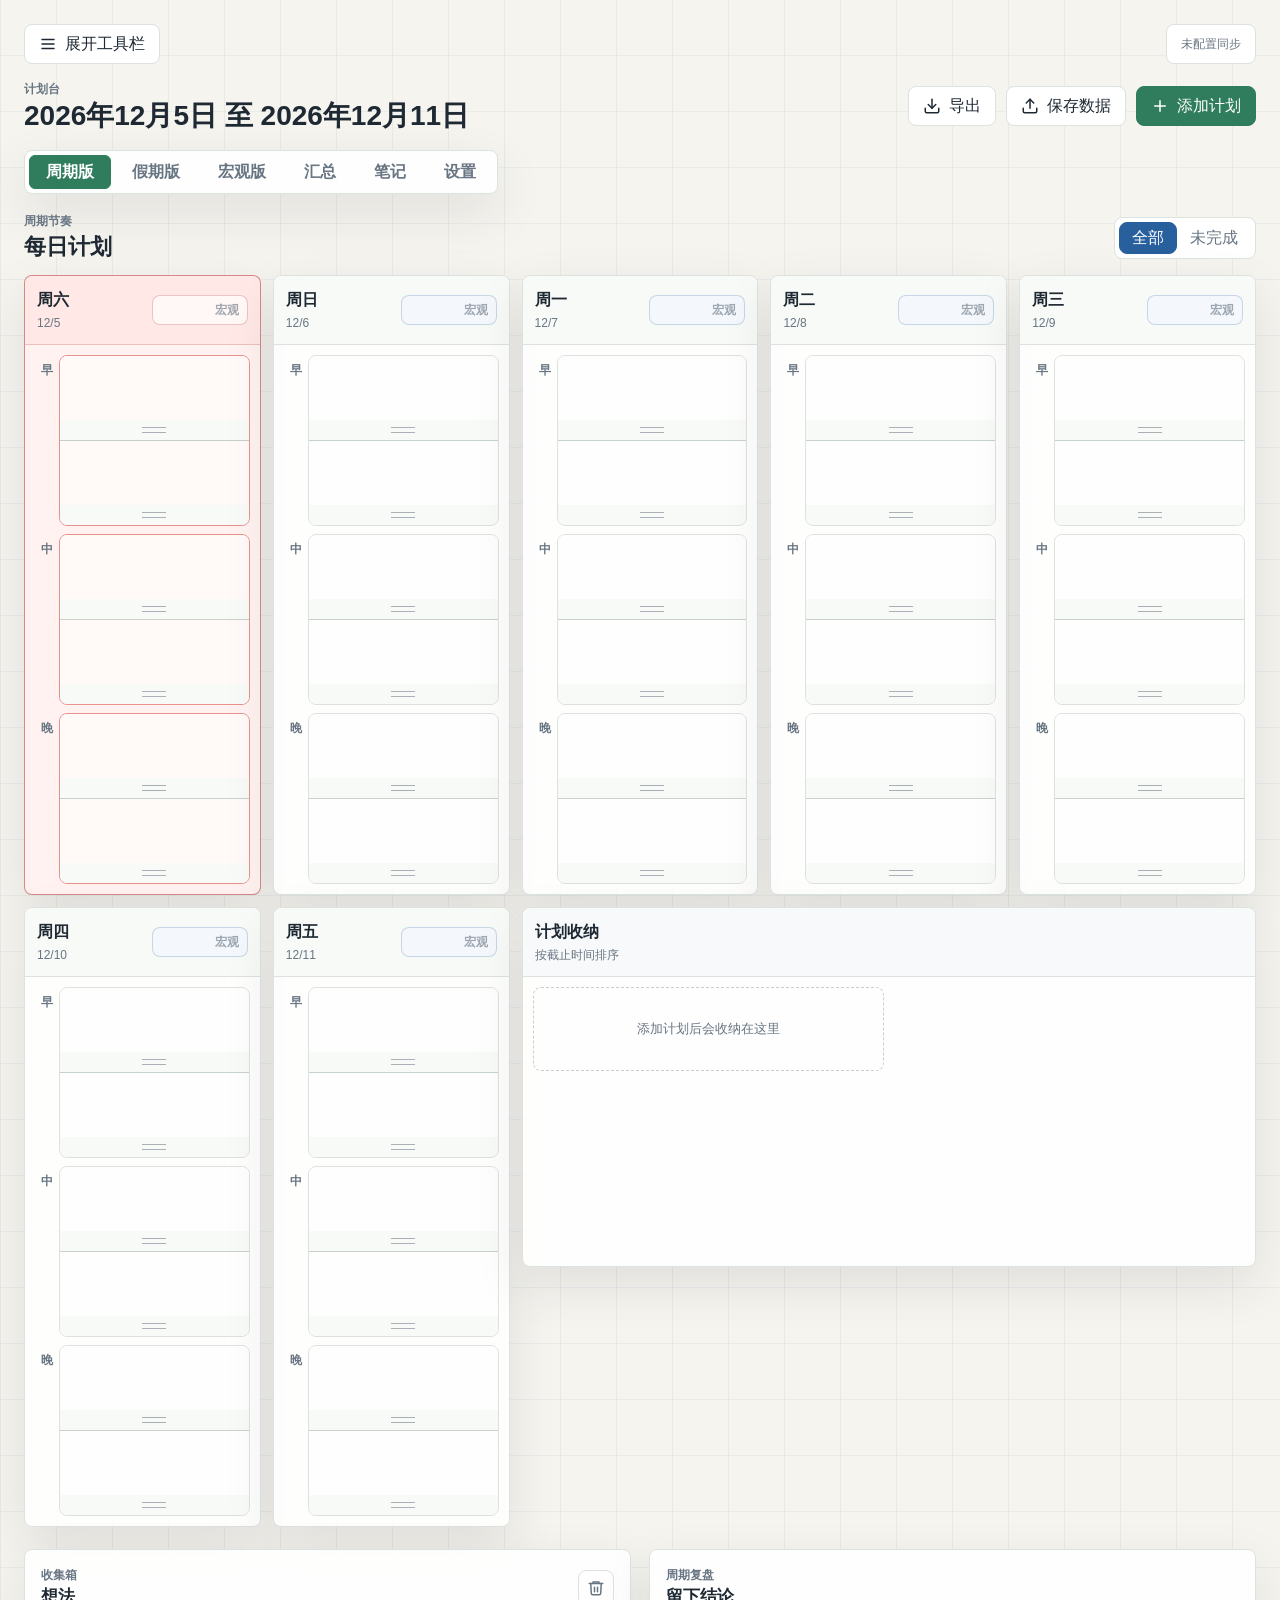
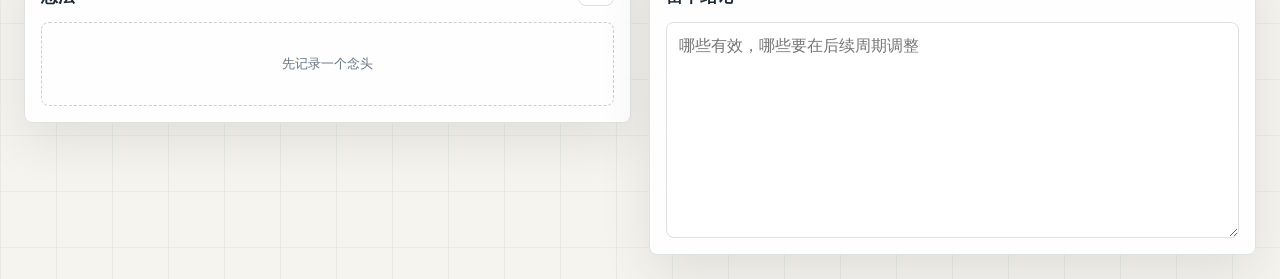
<file: daily_program/index.html>
<!doctype html>
<html lang="zh-CN">
  <head>
    <meta charset="utf-8" />
    <meta name="viewport" content="width=device-width, initial-scale=1" />
    <title>周期计划</title>
    <link rel="stylesheet" href="styles.css?v=20261004-3" />
  </head>
  <body>
    <div class="app-shell sidebar-collapsed">
      <aside class="sidebar" id="plannerSidebar" hidden>
        <div class="brand">
          <div class="brand-mark" aria-hidden="true">
            <svg viewBox="0 0 24 24" focusable="false">
              <path d="M7 3v3M17 3v3M4 9h16M6 5h12a2 2 0 0 1 2 2v11a2 2 0 0 1-2 2H6a2 2 0 0 1-2-2V7a2 2 0 0 1 2-2Z" />
              <path d="m8 14 2 2 5-5" />
            </svg>
          </div>
          <div>
            <h1>周期计划</h1>
            <p id="weekRange">当前周期</p>
          </div>
        </div>

        <nav class="week-nav" aria-label="周期切换">
          <button class="icon-button" id="prevWeek" type="button" aria-label="上一周期" title="上一周期">
            <svg viewBox="0 0 24 24" focusable="false"><path d="m15 18-6-6 6-6" /></svg>
          </button>
          <button class="today-button" id="currentWeek" type="button">从今天开始</button>
          <button class="icon-button" id="nextWeek" type="button" aria-label="下一周期" title="下一周期">
            <svg viewBox="0 0 24 24" focusable="false"><path d="m9 18 6-6-6-6" /></svg>
          </button>
        </nav>

        <form id="planRangeForm" class="plan-range-form" aria-label="计划周期设置">
          <label>
            <span>开始</span>
            <input id="planStart" type="date" />
          </label>
          <label>
            <span>结束</span>
            <input id="planEnd" type="date" />
          </label>
          <button class="ghost-button" id="planApplyRange" type="submit">
            <svg viewBox="0 0 24 24" focusable="false">
              <path d="M19 21H5a2 2 0 0 1-2-2V5a2 2 0 0 1 2-2h11l5 5v11a2 2 0 0 1-2 2Z" />
              <path d="M17 21v-8H7v8" />
              <path d="M7 3v5h8" />
            </svg>
            应用
          </button>
        </form>

        <details id="focusPanel" class="panel compact-panel" aria-labelledby="focusTitle" open>
          <summary class="mobile-panel-summary">周期焦点</summary>
          <div class="panel-heading">
            <h2 id="focusTitle">周期焦点</h2>
            <button class="icon-button subtle" id="clearWeek" type="button" aria-label="清空当前周期" title="清空当前周期">
              <svg viewBox="0 0 24 24" focusable="false">
                <path d="M3 6h18" />
                <path d="M8 6V4h8v2" />
                <path d="m19 6-.7 13.2A2 2 0 0 1 16.3 21H7.7a2 2 0 0 1-2-1.8L5 6" />
                <path d="M10 11v6M14 11v6" />
              </svg>
            </button>
          </div>
          <textarea id="weeklyFocus" rows="6"></textarea>
        </details>

        <details id="quickPanel" class="sidebar-quick" aria-label="快速记录" open>
          <summary class="mobile-quick-summary">
            <span>快速记录</span>
            <span>想法 / 计划</span>
          </summary>
          <form id="ideaForm" class="quick-form">
            <label for="ideaInput">想法</label>
            <div class="input-row">
              <input id="ideaInput" type="text" maxlength="120" placeholder="先放进来，稍后整理" autocomplete="off" />
              <input id="ideaDeadline" class="quick-deadline" type="date" aria-label="选择想法截止日期" />
              <button class="icon-button filled" type="submit" aria-label="记录想法" title="记录想法">
                <svg viewBox="0 0 24 24" focusable="false">
                  <path d="M5 12h14" />
                  <path d="M12 5v14" />
                </svg>
              </button>
            </div>
          </form>

          <form id="taskForm" class="quick-form">
            <label for="taskInput">计划</label>
            <div class="input-row task-row">
              <input id="taskInput" type="text" maxlength="140" placeholder="写下要推进的一件事" autocomplete="off" />
              <input id="taskDeadline" class="quick-deadline" type="date" aria-label="选择计划截止日期" />
              <select id="taskPriority" aria-label="选择优先级">
                <option value="normal">普通</option>
                <option value="high">重要</option>
                <option value="low">稍后</option>
              </select>
              <button class="icon-button filled" type="submit" aria-label="添加计划" title="添加计划">
                <svg viewBox="0 0 24 24" focusable="false">
                  <path d="M5 12h14" />
                  <path d="M12 5v14" />
                </svg>
              </button>
            </div>
          </form>
        </details>

        <section class="panel stats-panel" aria-label="周期统计">
          <div>
            <span id="doneCount">0</span>
            <p id="doneLabel">已完成</p>
          </div>
          <div>
            <span id="openCount">0</span>
            <p id="openLabel">进行中</p>
          </div>
          <div>
            <span id="ideaCount">0</span>
            <p id="ideaLabel">想法</p>
          </div>
        </section>
      </aside>

      <main class="main-content">
        <div class="sidebar-controls">
          <button class="ghost-button" id="toggleSidebar" type="button" aria-controls="plannerSidebar" aria-expanded="false">
            <svg viewBox="0 0 24 24" aria-hidden="true" focusable="false"><path d="M4 6h16M4 12h16M4 18h16" /></svg>
            <span id="toggleSidebarLabel">展开工具栏</span>
          </button>
          <button class="ghost-button sync-indicator" id="syncIndicator" type="button" aria-live="polite">尚未同步</button>
        </div>
        <div id="syncNotice" class="sync-notice" role="status" hidden>
          <span id="syncNoticeText"></span>
          <div><button class="ghost-button" id="syncRetry" type="button">重试 / 处理</button>
          <button class="ghost-button" id="syncResolve" type="button">同步设置</button></div>
        </div>
        <section id="syncConflicts" class="sync-conflicts" hidden aria-labelledby="syncConflictsTitle">
          <h3 id="syncConflictsTitle">处理同步冲突</h3>
          <p>其他修改会自动合并。请选择冲突内容，未确认前保留本地和远端两份数据。</p>
          <div id="syncConflictList"></div>
          <button class="primary-button" id="syncApplyMerge" type="button">确认合并并继续同步</button>
        </section>
        <header class="topbar">
          <div>
            <p class="eyebrow">计划台</p>
            <h2 id="activeDateLabel">当前周期</h2>
          </div>
          <div class="actions">
            <button class="ghost-button" id="exportData" type="button">
              <svg viewBox="0 0 24 24" focusable="false">
                <path d="M21 15v4a2 2 0 0 1-2 2H5a2 2 0 0 1-2-2v-4" />
                <path d="m7 10 5 5 5-5" />
                <path d="M12 15V3" />
              </svg>
              导出
            </button>
            <button class="ghost-button" id="saveData" type="button">
              <svg viewBox="0 0 24 24" focusable="false">
                <path d="M21 15v4a2 2 0 0 1-2 2H5a2 2 0 0 1-2-2v-4" />
                <path d="m17 8-5-5-5 5" />
                <path d="M12 3v12" />
              </svg>
              保存数据
            </button>
            <button class="primary-button" id="quickAddTask" type="button">
              <svg viewBox="0 0 24 24" focusable="false">
                <path d="M12 5v14M5 12h14" />
              </svg>
              添加计划
            </button>
          </div>
        </header>

        <nav class="page-tabs" role="tablist" aria-label="页面切换">
          <button class="page-tab active" id="plannerPageBtn" type="button" role="tab" aria-controls="plannerView" aria-selected="true">
            周期版
          </button>
          <button class="page-tab" id="holidayPageBtn" type="button" role="tab" aria-controls="holidayView" aria-selected="false">
            假期版
          </button>
          <button class="page-tab" id="periodPageBtn" type="button" role="tab" aria-controls="periodView" aria-selected="false">
            宏观版
          </button>
          <button class="page-tab" id="inboxPageBtn" type="button" role="tab" aria-controls="inboxView" aria-selected="false">
            汇总
          </button>
          <button class="page-tab" id="notesPageBtn" type="button" role="tab" aria-controls="notesView" aria-selected="false">
            笔记
          </button>
          <button class="page-tab" id="syncPageBtn" type="button" role="tab" aria-controls="syncView" aria-selected="false">
            设置
          </button>
        </nav>

        <section class="app-view active" id="plannerView" role="tabpanel" aria-labelledby="plannerPageBtn">
          <section class="workspace">
            <section class="board-section" aria-labelledby="boardTitle">
              <div class="section-heading">
                <div>
                  <p class="eyebrow">周期节奏</p>
                  <h2 id="boardTitle">每日计划</h2>
                </div>
                <div class="view-switch" role="tablist" aria-label="视图切换">
                  <button class="segmented active" id="allView" type="button" role="tab" aria-selected="true">全部</button>
                  <button class="segmented" id="openView" type="button" role="tab" aria-selected="false">未完成</button>
                </div>
              </div>
              <div class="day-grid" id="dayGrid"></div>
            </section>

            <aside class="right-rail">
              <section class="panel idea-panel" aria-labelledby="ideaTitle">
                <div class="panel-heading">
                  <div>
                    <p class="eyebrow">收集箱</p>
                    <h2 id="ideaTitle">想法</h2>
                  </div>
                  <button class="icon-button subtle" id="clearDoneIdeas" type="button" aria-label="清除已整理想法" title="清除已整理想法">
                    <svg viewBox="0 0 24 24" focusable="false">
                      <path d="M3 6h18" />
                      <path d="M8 6V4h8v2" />
                      <path d="m19 6-.7 13.2A2 2 0 0 1 16.3 21H7.7a2 2 0 0 1-2-1.8L5 6" />
                      <path d="M10 11v6M14 11v6" />
                    </svg>
                  </button>
                </div>
                <div class="idea-list" id="ideaList"></div>
              </section>

              <section class="panel review-panel" aria-labelledby="reviewTitle">
                <div class="panel-heading">
                  <div>
                    <p class="eyebrow">周期复盘</p>
                    <h2 id="reviewTitle">留下结论</h2>
                  </div>
                </div>
                <textarea id="weeklyReview" rows="8" placeholder="哪些有效，哪些要在后续周期调整"></textarea>
              </section>
            </aside>
          </section>
        </section>

        <section class="app-view" id="holidayView" role="tabpanel" aria-labelledby="holidayPageBtn">
          <section class="workspace">
            <section class="board-section" aria-labelledby="holidayBoardTitle">
              <div class="section-heading">
                <div>
                  <p class="eyebrow" id="holidayNameLabel">假期节奏</p>
                  <h2 id="holidayBoardTitle">假期计划</h2>
                  <span class="section-subtitle" id="holidayDateLabel"></span>
                </div>
                <div class="view-switch" role="tablist" aria-label="假期视图切换">
                  <button class="segmented active" id="holidayAllView" type="button" role="tab" aria-selected="true">全部</button>
                  <button class="segmented" id="holidayOpenView" type="button" role="tab" aria-selected="false">未完成</button>
                </div>
              </div>
              <div class="day-grid holiday-day-grid" id="holidayDayGrid"></div>
            </section>

            <aside class="right-rail">
              <section class="panel idea-panel" aria-labelledby="holidayIdeaTitle">
                <div class="panel-heading">
                  <div>
                    <p class="eyebrow">假期收集</p>
                    <h2 id="holidayIdeaTitle">想法</h2>
                  </div>
                  <button class="icon-button subtle" id="holidayClearDoneIdeas" type="button" aria-label="清除已整理假期想法" title="清除已整理假期想法">
                    <svg viewBox="0 0 24 24" focusable="false">
                      <path d="M3 6h18" />
                      <path d="M8 6V4h8v2" />
                      <path d="m19 6-.7 13.2A2 2 0 0 1 16.3 21H7.7a2 2 0 0 1-2-1.8L5 6" />
                      <path d="M10 11v6M14 11v6" />
                    </svg>
                  </button>
                </div>
                <div class="idea-list" id="holidayIdeaList"></div>
              </section>

              <section class="panel review-panel" aria-labelledby="holidayReviewTitle">
                <div class="panel-heading">
                  <div>
                    <p class="eyebrow">假期复盘</p>
                    <h2 id="holidayReviewTitle">留下结论</h2>
                  </div>
                </div>
                <textarea id="holidayReview" rows="8" placeholder="假期里哪些做到了，哪些要顺延"></textarea>
              </section>
            </aside>
          </section>
        </section>

        <section class="app-view period-view" id="periodView" role="tabpanel" aria-labelledby="periodPageBtn">
          <section class="period-page">
            <section class="panel period-toolbar" aria-labelledby="periodConfigTitle">
              <div class="panel-heading">
                <div>
                  <p class="eyebrow">时间范围</p>
                  <h2 id="periodConfigTitle">周期设置</h2>
                </div>
              </div>
              <form id="periodConfigForm" class="period-config-form">
                <label class="period-title-field">
                  <span>名称</span>
                  <input id="periodTitle" type="text" maxlength="32" autocomplete="off" placeholder="阶段规划" />
                </label>
                <label>
                  <span>开始日期</span>
                  <input id="periodStart" type="date" />
                </label>
                <label>
                  <span>结束日期</span>
                  <input id="periodEnd" type="date" />
                </label>
                <button class="primary-button" id="periodApplyBtn" type="submit">
                  <svg viewBox="0 0 24 24" focusable="false">
                    <path d="M19 21H5a2 2 0 0 1-2-2V5a2 2 0 0 1 2-2h11l5 5v11a2 2 0 0 1-2 2Z" />
                    <path d="M17 21v-8H7v8" />
                    <path d="M7 3v5h8" />
                  </svg>
                  保存范围
                </button>
                <button class="danger-button" id="periodClearBtn" type="button">
                  <svg viewBox="0 0 24 24" focusable="false">
                    <path d="M3 6h18" />
                    <path d="M8 6V4h8v2" />
                    <path d="m19 6-.7 13.2A2 2 0 0 1 16.3 21H7.7a2 2 0 0 1-2-1.8L5 6" />
                    <path d="M10 11v6M14 11v6" />
                  </svg>
                  清空格子
                </button>
              </form>
              <div id="periodConfigStatus" class="sync-status compact-status">周期范围需要保持在 15 至 180 天。</div>
            </section>

            <section class="period-board" aria-labelledby="periodBoardTitle">
              <div class="section-heading">
                <div>
                  <p class="eyebrow" id="periodRangeMeta">15-180 天</p>
                  <h2 id="periodBoardTitle">宏观规划</h2>
                  <span class="section-subtitle" id="periodDateLabel"></span>
                </div>
              </div>
              <div class="period-scroll" aria-label="宏观规划日历">
                <div class="period-weekdays" aria-hidden="true">
                  <span></span>
                  <span>周一</span>
                  <span>周二</span>
                  <span>周三</span>
                  <span>周四</span>
                  <span>周五</span>
                  <span>周六</span>
                  <span>周日</span>
                </div>
                <div class="period-grid" id="periodGrid"></div>
              </div>
            </section>
          </section>
        </section>

        <section class="app-view aggregate-view" id="inboxView" role="tabpanel" aria-labelledby="inboxPageBtn">
          <section class="aggregate-page">
            <section class="aggregate-board" aria-labelledby="aggregateTitle">
              <div class="section-heading">
                <div>
                  <p class="eyebrow">统一收纳</p>
                  <h2 id="aggregateTitle">想法和计划</h2>
                  <span class="section-subtitle" id="aggregateSummary">待处理 0 · 已收纳 0</span>
                </div>
              </div>

              <div class="aggregate-lanes">
                <section class="aggregate-lane" aria-labelledby="aggregateOpenTitle">
                  <div class="aggregate-lane-head">
                    <div>
                      <p class="eyebrow">待处理</p>
                      <h3 id="aggregateOpenTitle">还在推进</h3>
                    </div>
                    <span class="pill" id="aggregateOpenCount">0</span>
                  </div>
                  <div class="aggregate-list" id="aggregateOpenList"></div>
                </section>

                <section class="aggregate-lane done-lane" aria-labelledby="aggregateDoneTitle">
                  <div class="aggregate-lane-head">
                    <div>
                      <p class="eyebrow">已收纳</p>
                      <h3 id="aggregateDoneTitle">完成和整理过的</h3>
                    </div>
                    <span class="pill" id="aggregateDoneCount">0</span>
                  </div>
                  <div class="aggregate-list" id="aggregateDoneList"></div>
                </section>
              </div>
            </section>
          </section>
        </section>

        <section class="app-view notes-view" id="notesView" role="tabpanel" aria-labelledby="notesPageBtn">
          <section class="notes-page">
            <aside class="panel notes-sidebar" aria-labelledby="notesTitle">
              <div class="panel-heading">
                <div>
                  <p class="eyebrow">笔记列表</p>
                  <h2 id="notesTitle">我的笔记</h2>
                </div>
                <button class="icon-button filled" id="newNoteBtn" type="button" aria-label="新建笔记" title="新建笔记">
                  <svg viewBox="0 0 24 24" focusable="false">
                    <path d="M12 5v14M5 12h14" />
                  </svg>
                </button>
              </div>
              <div class="notes-list" id="notesList"></div>
            </aside>

            <section class="panel note-editor-panel" aria-label="笔记编辑区">
              <div class="note-empty" id="noteEmpty">
                <p>还没有笔记</p>
                <button class="primary-button" id="emptyNewNoteBtn" type="button">新建第一篇笔记</button>
              </div>
              <div class="note-editor-pane" id="noteEditorPane" hidden>
                <div class="note-editor-head">
                  <input id="noteTitleInput" class="note-title-input" type="text" maxlength="80" autocomplete="off" placeholder="笔记标题" aria-label="笔记标题" />
                  <div class="note-editor-actions">
                    <button class="ghost-button" id="addNoteImageBtn" type="button">
                      <svg viewBox="0 0 24 24" focusable="false">
                        <rect x="3" y="3" width="18" height="18" rx="2" />
                        <circle cx="8.5" cy="8.5" r="1.5" />
                        <path d="m21 15-5-5L5 21" />
                      </svg>
                      添加图片
                    </button>
                    <button class="danger-button" id="deleteNoteBtn" type="button">删除笔记</button>
                  </div>
                </div>
                <input id="noteImageInput" class="visually-hidden" type="file" accept="image/png,image/jpeg,image/webp,image/gif" multiple />
                <div
                  class="note-editor"
                  id="noteEditor"
                  contenteditable="true"
                  role="textbox"
                  aria-multiline="true"
                  aria-label="笔记正文"
                  data-placeholder="在这里写笔记，也可以粘贴或拖入图片……"
                ></div>
                <div class="note-editor-meta" id="noteEditorMeta"></div>
              </div>
            </section>
          </section>
        </section>

        <section class="app-view sync-view" id="syncView" role="tabpanel" aria-labelledby="syncPageBtn">
          <section class="sync-page">
            <section class="panel sync-panel" aria-labelledby="syncTitle">
              <div class="panel-heading">
                <div>
                  <p class="eyebrow">私有数据</p>
                  <h2 id="syncTitle">GitHub 同步</h2>
                </div>
              </div>
              <div class="sync-actions">
                <button class="ghost-button" id="githubSaveConfigBtn" type="button">
                  <svg viewBox="0 0 24 24" focusable="false">
                    <path d="M19 21H5a2 2 0 0 1-2-2V5a2 2 0 0 1 2-2h11l5 5v11a2 2 0 0 1-2 2Z" />
                    <path d="M17 21v-8H7v8" />
                    <path d="M7 3v5h8" />
                  </svg>
                  保存配置
                </button>
                <button class="ghost-button" id="githubPullBtn" type="button">
                  <svg viewBox="0 0 24 24" focusable="false">
                    <path d="M21 15v4a2 2 0 0 1-2 2H5a2 2 0 0 1-2-2v-4" />
                    <path d="m7 10 5 5 5-5" />
                    <path d="M12 15V3" />
                  </svg>
                  拉取
                </button>
                <button class="primary-button" id="githubPushBtn" type="button">
                  <svg viewBox="0 0 24 24" focusable="false">
                    <path d="M21 15v4a2 2 0 0 1-2 2H5a2 2 0 0 1-2-2v-4" />
                    <path d="m17 8-5-5-5 5" />
                    <path d="M12 3v12" />
                  </svg>
                  推送
                </button>
                <button class="danger-button" id="githubClearBtn" type="button">清除</button>
              </div>
              <div class="sync-grid">
                <label>
                  <span>Owner</span>
                  <input id="githubOwner" type="text" autocomplete="off" placeholder="qiutao20" />
                </label>
                <label>
                  <span>Repository</span>
                  <input id="githubRepo" type="text" autocomplete="off" placeholder="private_data" />
                </label>
                <label>
                  <span>Branch</span>
                  <input id="githubBranch" type="text" autocomplete="off" placeholder="main" />
                </label>
                <label>
                  <span>JSON path</span>
                  <input id="githubPath" type="text" autocomplete="off" placeholder="weekly-planner-data.json" />
                </label>
                <label class="sync-token">
                  <span>Token</span>
                  <input id="githubToken" type="password" autocomplete="off" placeholder="Contents read/write token" />
                </label>
                <label class="check-row">
                  <input id="githubAutoPull" type="checkbox" />
                  打开页面后自动拉取
                </label>
                <label class="check-row">
                  <input id="githubAutoPush" type="checkbox" />
                  修改后自动推送
                </label>
              </div>
              <div id="githubStatus" class="sync-status">未配置 GitHub 同步。</div>
            </section>

            <section class="panel sync-panel holiday-config-panel" aria-labelledby="holidayConfigTitle">
              <div class="panel-heading">
                <div>
                  <p class="eyebrow">假期版</p>
                  <h2 id="holidayConfigTitle">假期信息</h2>
                </div>
              </div>
              <form id="holidayConfigForm" class="holiday-config-form">
                <div class="sync-grid holiday-config-grid">
                  <label>
                    <span>假期名</span>
                    <input id="customHolidayName" type="text" maxlength="24" autocomplete="off" placeholder="中秋节" />
                  </label>
                  <label>
                    <span>开始日期</span>
                    <input id="customHolidayStart" type="date" />
                  </label>
                  <label>
                    <span>结束日期</span>
                    <input id="customHolidayEnd" type="date" />
                  </label>
                </div>
                <div class="sync-actions holiday-config-actions">
                  <button class="primary-button" id="saveHolidayConfigBtn" type="submit">
                    <svg viewBox="0 0 24 24" focusable="false">
                      <path d="M19 21H5a2 2 0 0 1-2-2V5a2 2 0 0 1 2-2h11l5 5v11a2 2 0 0 1-2 2Z" />
                      <path d="M17 21v-8H7v8" />
                      <path d="M7 3v5h8" />
                    </svg>
                    保存并使用
                  </button>
                  <button class="ghost-button" id="clearHolidayConfigBtn" type="button">
                    恢复内置
                  </button>
                </div>
              </form>
              <div id="holidayConfigStatus" class="sync-status compact-status">未设置自定义假期。</div>
            </section>
          </section>
        </section>
      </main>
    </div>

    <dialog id="taskDialog" class="task-dialog">
      <form method="dialog" id="dialogForm">
        <div class="dialog-head">
          <h2>编辑计划</h2>
          <button class="icon-button subtle" id="closeDialog" type="button" aria-label="关闭" title="关闭">
            <svg viewBox="0 0 24 24" focusable="false">
              <path d="M18 6 6 18M6 6l12 12" />
            </svg>
          </button>
        </div>
        <input id="dialogTaskId" type="hidden" />
        <label>
          内容
          <input id="dialogTitle" type="text" maxlength="140" required />
        </label>
        <div class="dialog-grid">
          <label>
            截止
            <input id="dialogDeadline" type="date" required />
          </label>
          <label>
            优先级
            <select id="dialogPriority">
              <option value="normal">普通</option>
              <option value="high">重要</option>
              <option value="low">稍后</option>
            </select>
          </label>
        </div>
        <label>
          备注
          <textarea id="dialogNotes" rows="4" placeholder="进度、依赖、下一步"></textarea>
        </label>
        <div class="dialog-actions">
          <button class="danger-button" id="deleteTask" type="button">删除</button>
          <button class="primary-button" value="default" type="submit">保存</button>
        </div>
      </form>
    </dialog>

    <dialog id="ideaDialog" class="task-dialog">
      <form method="dialog" id="ideaDialogForm">
        <div class="dialog-head">
          <h2>编辑想法</h2>
          <button class="icon-button subtle" id="closeIdeaDialog" type="button" aria-label="关闭" title="关闭">
            <svg viewBox="0 0 24 24" focusable="false">
              <path d="M18 6 6 18M6 6l12 12" />
            </svg>
          </button>
        </div>
        <input id="dialogIdeaId" type="hidden" />
        <label>
          内容
          <textarea id="dialogIdeaText" rows="5" maxlength="240" required></textarea>
        </label>
        <label>
          截止
          <input id="dialogIdeaDeadline" type="date" required />
        </label>
        <div class="dialog-actions">
          <button class="danger-button" id="deleteDialogIdea" type="button">删除</button>
          <button class="primary-button" value="default" type="submit">保存</button>
        </div>
      </form>
    </dialog>

    <div class="toast" id="toast" role="status" aria-live="polite"></div>
    <script src="sync-merge.js?v=20261004-1"></script>
    <script src="slot-resize.js?v=20261004-1"></script>
    <script src="app.js?v=20261004-3"></script>
  </body>
</html>
</file>
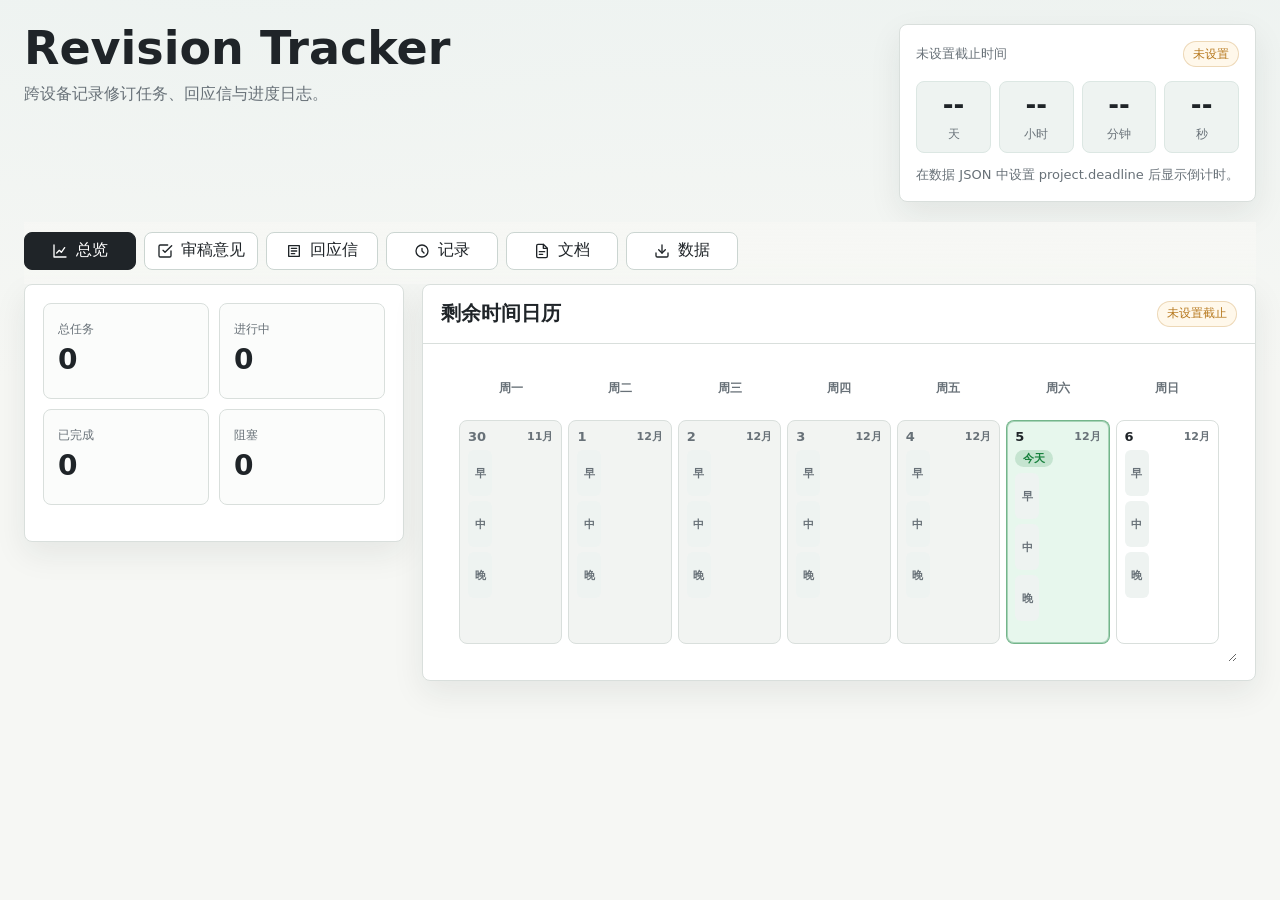
<file: revise_tool/index.html>
<!doctype html>
<html lang="zh-CN">
<head>
  <meta charset="utf-8">
  <meta name="viewport" content="width=device-width, initial-scale=1">
  <title>Revision Tracker</title>
  <style>
    :root {
      color-scheme: light;
      --bg: #f6f7f4;
      --surface: #ffffff;
      --surface-2: #eef3f1;
      --ink: #1f2428;
      --muted: #687178;
      --line: #d9dfdc;
      --accent: #0f766e;
      --accent-2: #2563eb;
      --warn: #b7791f;
      --danger: #b42318;
      --done: #16803c;
      --shadow: 0 12px 32px rgba(31, 36, 40, 0.08);
      --radius: 8px;
      font-family: Inter, ui-sans-serif, system-ui, -apple-system, BlinkMacSystemFont, "Segoe UI", "Microsoft YaHei", sans-serif;
    }

    * {
      box-sizing: border-box;
    }

    body {
      margin: 0;
      min-height: 100vh;
      background:
        linear-gradient(180deg, rgba(238, 243, 241, 0.95), rgba(246, 247, 244, 0.98) 42%),
        radial-gradient(circle at 20% 10%, rgba(15, 118, 110, 0.08), transparent 26%),
        radial-gradient(circle at 85% 8%, rgba(183, 121, 31, 0.08), transparent 24%),
        var(--bg);
      color: var(--ink);
    }

    button,
    input,
    select,
    textarea {
      font: inherit;
    }

    button {
      border: 1px solid var(--line);
      background: var(--surface);
      color: var(--ink);
      border-radius: var(--radius);
      cursor: pointer;
      min-height: 36px;
      padding: 0 12px;
      display: inline-flex;
      align-items: center;
      justify-content: center;
      gap: 8px;
      white-space: nowrap;
    }

    button:hover {
      border-color: #b7c1bd;
      background: #fbfcfb;
    }

    button:disabled {
      opacity: 0.62;
      cursor: not-allowed;
    }

    button.primary {
      background: var(--accent);
      color: #fff;
      border-color: var(--accent);
    }

    button.danger {
      color: var(--danger);
      border-color: rgba(180, 35, 24, 0.24);
    }

    input,
    select,
    textarea {
      width: 100%;
      border: 1px solid var(--line);
      border-radius: var(--radius);
      background: #fff;
      color: var(--ink);
      min-height: 36px;
      padding: 8px 10px;
    }

    textarea {
      min-height: 92px;
      resize: vertical;
      line-height: 1.5;
    }

    .icon {
      width: 16px;
      height: 16px;
      stroke: currentColor;
      stroke-width: 2;
      fill: none;
      stroke-linecap: round;
      stroke-linejoin: round;
      flex: 0 0 auto;
    }

    .shell {
      max-width: 1480px;
      margin: 0 auto;
      padding: 24px;
    }

    header {
      display: grid;
      grid-template-columns: minmax(0, 1fr) auto;
      align-items: start;
      gap: 20px;
      margin-bottom: 20px;
    }

    h1,
    h2,
    h3,
    p {
      margin: 0;
    }

    h1 {
      font-size: clamp(28px, 4vw, 46px);
      line-height: 1.05;
      letter-spacing: 0;
    }

    h2 {
      font-size: 20px;
      line-height: 1.25;
      letter-spacing: 0;
    }

    h3 {
      font-size: 15px;
      line-height: 1.25;
      letter-spacing: 0;
    }

    .subhead {
      max-width: 820px;
      margin-top: 10px;
      color: var(--muted);
      line-height: 1.55;
    }

    .deadline-box {
      width: min(520px, 100%);
      background: var(--surface);
      border: 1px solid var(--line);
      border-radius: var(--radius);
      box-shadow: var(--shadow);
      padding: 16px;
    }

    .deadline-title {
      display: flex;
      align-items: center;
      justify-content: space-between;
      gap: 12px;
      color: var(--muted);
      font-size: 13px;
    }

    .countdown {
      display: grid;
      grid-template-columns: repeat(4, minmax(70px, 1fr));
      gap: 8px;
      margin-top: 14px;
    }

    .time-cell {
      background: var(--surface-2);
      border: 1px solid #dce7e3;
      border-radius: var(--radius);
      min-height: 72px;
      display: grid;
      place-items: center;
      padding: 8px;
    }

    .time-cell strong {
      display: block;
      font-size: 26px;
      line-height: 1;
      font-variant-numeric: tabular-nums;
    }

    .time-cell span {
      display: block;
      margin-top: 5px;
      color: var(--muted);
      font-size: 12px;
    }

    .deadline-meta {
      margin-top: 12px;
      color: var(--muted);
      font-size: 13px;
      line-height: 1.5;
    }

    .tabs {
      position: sticky;
      top: 0;
      z-index: 20;
      display: flex;
      gap: 8px;
      padding: 10px 0 14px;
      background: linear-gradient(180deg, rgba(246, 247, 244, 0.98), rgba(246, 247, 244, 0.9));
      backdrop-filter: blur(8px);
      overflow-x: auto;
    }

    .tab-button {
      min-width: 112px;
      height: 38px;
      border-color: #cbd5d1;
    }

    .tab-button.active {
      background: #1f2428;
      color: #fff;
      border-color: #1f2428;
    }

    .view {
      display: none;
    }

    .view.active {
      display: block;
    }

    #data.active {
      display: grid;
      gap: 18px;
    }

    .overview-grid {
      display: grid;
      grid-template-columns: minmax(320px, 380px) minmax(0, 1fr);
      gap: 18px;
      align-items: start;
    }

    .overview-grid > .band,
    .overview-grid > .panel {
      min-width: 0;
    }

    .overview-grid > .band {
      overflow: hidden;
    }

    .band,
    .panel {
      background: var(--surface);
      border: 1px solid var(--line);
      border-radius: var(--radius);
      box-shadow: var(--shadow);
    }

    .band {
      padding: 18px;
    }

    .panel-head {
      display: flex;
      align-items: center;
      justify-content: space-between;
      gap: 12px;
      padding: 16px 18px;
      border-bottom: 1px solid var(--line);
    }

    .panel-head .actions {
      display: flex;
      flex-wrap: wrap;
      gap: 8px;
      justify-content: flex-end;
    }

    .progress-wrap {
      display: grid;
      gap: 18px;
    }

    .metrics {
      display: grid;
      grid-template-columns: repeat(2, minmax(0, 1fr));
      gap: 10px;
    }

    .metric {
      min-height: 96px;
      padding: 14px;
      border: 1px solid var(--line);
      border-radius: var(--radius);
      background: #fbfcfb;
    }

    .metric span {
      color: var(--muted);
      font-size: 12px;
    }

    .metric strong {
      display: block;
      margin-top: 8px;
      font-size: 28px;
      line-height: 1;
      font-variant-numeric: tabular-nums;
    }

    .lane-grid {
      display: grid;
      grid-template-columns: repeat(auto-fit, minmax(150px, 1fr));
      gap: 10px;
      margin-top: 18px;
    }

    .lane {
      border: 1px solid var(--line);
      border-radius: var(--radius);
      min-height: 130px;
      padding: 12px;
      background: #fbfcfb;
    }

    .lane-title {
      display: flex;
      align-items: center;
      justify-content: space-between;
      gap: 8px;
      color: var(--muted);
      font-size: 12px;
      margin-bottom: 10px;
    }

    .lane-title strong {
      color: var(--ink);
      font-size: 14px;
      word-break: keep-all;
    }

    .lane-bar {
      height: 8px;
      border-radius: 999px;
      background: #e5ebe8;
      overflow: hidden;
    }

    .lane-bar > span {
      display: block;
      height: 100%;
      width: var(--lane-progress);
      background: var(--accent-2);
    }

    .lane small {
      display: block;
      color: var(--muted);
      line-height: 1.45;
      margin-top: 12px;
    }

    .overview-opinion-list {
      display: grid;
      grid-template-columns: 1fr;
      gap: 8px;
      margin-top: 18px;
    }

    .opinion-overview-row {
      width: 100%;
      min-height: 42px;
      justify-content: flex-start;
      gap: 10px;
      padding: 8px 10px;
      border-color: var(--line);
      background: #fbfcfb;
      text-align: left;
      white-space: normal;
      overflow: hidden;
    }

    .opinion-overview-row:hover {
      border-color: rgba(15, 118, 110, 0.35);
      background: #f5faf8;
    }

    .opinion-overview-row span:last-child {
      min-width: 0;
      overflow: hidden;
      text-overflow: ellipsis;
      white-space: nowrap;
      color: var(--ink);
      font-size: 13px;
    }

    .timeline {
      display: grid;
      gap: 10px;
      padding: 18px;
      min-width: 0;
      overflow: hidden;
    }

    .milestone {
      display: grid;
      grid-template-columns: 106px minmax(0, 1fr) auto;
      gap: 12px;
      align-items: center;
      padding: 12px;
      border: 1px solid var(--line);
      border-radius: var(--radius);
      background: #fbfcfb;
    }

    .milestone time {
      font-variant-numeric: tabular-nums;
      color: var(--muted);
      font-size: 13px;
    }

    .milestone strong {
      display: block;
      font-size: 14px;
      margin-bottom: 4px;
    }

    .milestone span {
      color: var(--muted);
      font-size: 13px;
      line-height: 1.45;
    }

    .remaining-calendar {
      display: grid;
      gap: 10px;
      padding: 18px;
      width: 100%;
      max-width: 100%;
      min-width: 0;
      min-height: 300px;
      resize: vertical;
      overflow: auto;
    }

    .calendar-weekdays,
    .calendar-grid {
      display: grid;
      grid-template-columns: repeat(7, minmax(0, 1fr));
      gap: 6px;
    }

    .calendar-weekdays span {
      color: var(--muted);
      font-size: 12px;
      text-align: center;
      font-weight: 700;
    }

    .calendar-day {
      min-height: 184px;
      padding: 8px;
      border: 1px solid var(--line);
      border-radius: var(--radius);
      background: #fff;
      display: grid;
      align-content: start;
      gap: 6px;
    }

    .calendar-day.past {
      background: #f2f4f2;
      color: var(--muted);
    }

    .calendar-day.today {
      border-color: rgba(22, 128, 60, 0.55);
      background: #e7f7ed;
      box-shadow: inset 0 0 0 1px rgba(22, 128, 60, 0.3);
    }

    .calendar-marks {
      display: flex;
      flex-wrap: wrap;
      gap: 4px;
    }

    .calendar-mark {
      display: inline-flex;
      align-items: center;
      padding: 1px 8px;
      border-radius: 999px;
      font-size: 11px;
      font-weight: 600;
      background: var(--surface-2);
      color: var(--muted);
    }

    .calendar-mark.today {
      background: rgba(22, 128, 60, 0.16);
      color: var(--done);
    }

    .calendar-mark.deadline {
      background: rgba(180, 35, 24, 0.12);
      color: var(--danger);
    }

    .calendar-slots {
      display: grid;
      gap: 5px;
    }

    .calendar-slot {
      display: grid;
      grid-template-columns: 24px minmax(0, 1fr);
      gap: 6px;
      align-items: stretch;
    }

    .calendar-slot-label {
      display: flex;
      align-items: center;
      justify-content: center;
      font-size: 11px;
      font-weight: 700;
      color: var(--muted);
      background: var(--surface-2);
      border-radius: 6px;
    }

    .calendar-day.deadline {
      border-color: rgba(180, 35, 24, 0.35);
      background: #fff7f5;
    }

    .calendar-date {
      display: flex;
      align-items: center;
      justify-content: space-between;
      gap: 6px;
      font-variant-numeric: tabular-nums;
      font-size: 13px;
      font-weight: 700;
    }

    .calendar-date small {
      color: var(--muted);
      font-size: 11px;
      font-weight: 600;
    }

    .calendar-note {
      min-height: 44px;
      padding: 5px 6px;
      border: 1px dashed transparent;
      border-radius: 6px;
      color: var(--ink);
      font-size: 12px;
      line-height: 1.4;
      white-space: pre-wrap;
      outline: none;
    }

    .calendar-note:focus {
      border-color: rgba(15, 118, 110, 0.38);
      background: #f5faf8;
    }

    .calendar-slot .calendar-note {
      min-height: 46px;
    }

    .badge {
      display: inline-flex;
      align-items: center;
      justify-content: center;
      min-height: 26px;
      padding: 0 9px;
      border-radius: 999px;
      border: 1px solid var(--line);
      background: #fff;
      color: var(--muted);
      font-size: 12px;
      white-space: nowrap;
    }

    .badge.high {
      color: var(--danger);
      border-color: rgba(180, 35, 24, 0.25);
      background: #fff7f5;
    }

    .badge.medium {
      color: var(--warn);
      border-color: rgba(183, 121, 31, 0.25);
      background: #fff8eb;
    }

    .badge.low {
      color: var(--accent);
      border-color: rgba(15, 118, 110, 0.25);
      background: #effaf7;
    }

    .task-tools {
      display: grid;
      grid-template-columns: minmax(160px, 1fr) repeat(3, minmax(130px, 170px));
      gap: 10px;
      padding: 16px 18px;
      border-bottom: 1px solid var(--line);
      background: #fbfcfb;
    }

    .task-list {
      display: grid;
      gap: 12px;
      padding: 18px;
    }

    .task-card {
      border: 1px solid var(--line);
      border-radius: var(--radius);
      background: #fff;
      overflow: hidden;
    }

    .task-card.jump-highlight {
      border-color: rgba(37, 99, 235, 0.48);
      box-shadow: 0 0 0 2px rgba(37, 99, 235, 0.16);
    }

    .task-main {
      display: grid;
      grid-template-columns: minmax(0, 1fr) 230px;
      gap: 16px;
      padding: 14px;
      align-items: start;
    }

    .task-title-row {
      display: flex;
      align-items: center;
      flex-wrap: wrap;
      gap: 8px;
      margin-bottom: 8px;
    }

    .task-title-row h3 {
      min-width: min(100%, 280px);
    }

    .task-summary {
      color: var(--ink);
      line-height: 1.55;
      font-size: 14px;
    }

    .task-comment {
      color: var(--muted);
      line-height: 1.55;
      font-size: 14px;
    }

    .opinion-details {
      margin-top: 12px;
      border: 1px solid var(--line);
      border-radius: var(--radius);
      background: #fbfcfb;
      overflow: hidden;
    }

    .opinion-details summary {
      min-height: 38px;
      padding: 9px 12px;
      cursor: pointer;
      color: var(--ink);
      font-size: 13px;
      font-weight: 700;
      list-style-position: inside;
    }

    .opinion-body {
      padding: 0 12px 12px;
      border-top: 1px solid var(--line);
    }

    .opinion-body h4 {
      margin: 12px 0 10px;
      font-size: 13px;
      line-height: 1.25;
    }

    .opinion-text {
      border: 1px solid #dfe6e3;
      border-radius: var(--radius);
      background: #fff;
      padding: 12px;
      color: var(--ink);
      font-size: 13px;
      line-height: 1.62;
      white-space: pre-wrap;
    }

    .response-idea {
      margin-top: 12px;
      border: 1px solid rgba(37, 99, 235, 0.28);
      border-radius: var(--radius);
      background: #f5f8ff;
      padding: 10px 12px;
    }

    .response-idea .field-label {
      display: flex;
      align-items: center;
      gap: 6px;
      color: var(--accent-2);
      font-weight: 700;
      margin-bottom: 8px;
    }

    .response-idea textarea {
      min-height: 84px;
      background: #fff;
      border-color: rgba(37, 99, 235, 0.24);
    }

    .response-idea textarea:focus {
      border-color: var(--accent-2);
      outline: none;
      box-shadow: 0 0 0 2px rgba(37, 99, 235, 0.14);
    }

    .task-side {
      display: grid;
      gap: 8px;
      align-content: start;
    }

    .completion-select {
      min-height: 40px;
    }

    .field-label {
      display: block;
      color: var(--muted);
      font-size: 12px;
      margin-bottom: 5px;
    }

    .full {
      grid-column: 1 / -1;
    }

    .workspace-grid {
      display: grid;
      grid-template-columns: minmax(0, 1.2fr) minmax(320px, 0.8fr);
      gap: 18px;
      align-items: start;
    }

    .form-grid {
      display: grid;
      grid-template-columns: repeat(2, minmax(0, 1fr));
      gap: 12px;
      padding: 18px;
    }

    .form-grid .wide {
      grid-column: 1 / -1;
    }

    .sync-status {
      min-height: 42px;
      padding: 10px 12px;
      border: 1px solid var(--line);
      border-radius: var(--radius);
      background: #fbfcfb;
      color: var(--muted);
      font-size: 13px;
      line-height: 1.55;
      white-space: pre-wrap;
    }

    .check-row {
      display: flex;
      align-items: center;
      gap: 9px;
      color: var(--ink);
      font-size: 13px;
    }

    .check-row input {
      width: auto;
      min-height: auto;
      flex: 0 0 auto;
    }

    .response-block {
      padding: 18px;
      display: grid;
      gap: 14px;
    }

    .letter-preview {
      min-height: 420px;
      padding: 16px;
      white-space: pre-wrap;
      line-height: 1.58;
      font-family: ui-monospace, SFMono-Regular, Menlo, Monaco, Consolas, "Liberation Mono", monospace;
      font-size: 13px;
      background: #fbfcfb;
      border-top: 1px solid var(--line);
      overflow: auto;
    }

    .log-list {
      display: grid;
      gap: 10px;
      padding: 18px;
    }

    .log-entry {
      border: 1px solid var(--line);
      border-radius: var(--radius);
      background: #fff;
      padding: 12px;
      display: grid;
      grid-template-columns: minmax(0, 1fr) auto;
      gap: 10px;
    }

    .log-entry time {
      display: block;
      color: var(--muted);
      font-size: 12px;
      margin-bottom: 5px;
    }

    .log-entry p {
      line-height: 1.5;
      font-size: 14px;
    }

    .empty {
      padding: 28px;
      color: var(--muted);
      text-align: center;
      border: 1px dashed #c6d0cc;
      border-radius: var(--radius);
      background: #fbfcfb;
    }

    .toast {
      position: fixed;
      right: 20px;
      bottom: 20px;
      max-width: min(420px, calc(100vw - 40px));
      background: #1f2428;
      color: #fff;
      border-radius: var(--radius);
      padding: 12px 14px;
      box-shadow: var(--shadow);
      opacity: 0;
      transform: translateY(12px);
      pointer-events: none;
      transition: opacity 160ms ease, transform 160ms ease;
      z-index: 50;
      line-height: 1.45;
    }

    .toast.show {
      opacity: 1;
      transform: translateY(0);
    }

    @media (max-width: 1120px) {
      header,
      .overview-grid,
      .workspace-grid,
      .progress-wrap {
        grid-template-columns: 1fr;
      }

      .deadline-box {
        width: 100%;
      }

      .metrics,
      .lane-grid {
        grid-template-columns: repeat(2, minmax(0, 1fr));
      }

    }

    @media (max-width: 760px) {
      .shell {
        padding: 16px;
      }

      .countdown,
      .metrics,
      .lane-grid,
      .task-tools,
      .task-main,
      .opinion-body,
      .form-grid,
      .milestone {
        grid-template-columns: 1fr;
      }

      .panel-head {
        align-items: flex-start;
        flex-direction: column;
      }

      .panel-head .actions,
      .tabs {
        width: 100%;
      }

      .remaining-calendar {
        overflow-x: auto;
      }

      .calendar-weekdays,
      .calendar-grid {
        min-width: 560px;
      }

      .tab-button {
        min-width: 96px;
      }

    }
  </style>
</head>
<body>
  <div class="shell">
    <header>
      <div>
        <h1 id="projectTitle">Revision Tracker</h1>
        <p class="subhead" id="projectSubtitle">跨设备记录修订任务、回应信与进度日志。</p>
      </div>
      <section class="deadline-box" aria-label="deadline">
        <div class="deadline-title">
          <span id="deadlineLabel">未设置截止时间</span>
          <span class="badge high" id="deadlineState">倒计时</span>
        </div>
        <div class="countdown" id="countdown">
          <div class="time-cell"><strong id="days">--</strong><span>天</span></div>
          <div class="time-cell"><strong id="hours">--</strong><span>小时</span></div>
          <div class="time-cell"><strong id="minutes">--</strong><span>分钟</span></div>
          <div class="time-cell"><strong id="seconds">--</strong><span>秒</span></div>
        </div>
        <p class="deadline-meta" id="deadlineMeta">在数据 JSON 中设置 project.deadline 后显示倒计时。</p>
      </section>
    </header>

    <nav class="tabs" aria-label="views">
      <button class="tab-button active" data-view="overview">
        <svg class="icon" viewBox="0 0 24 24" aria-hidden="true"><path d="M3 3v18h18"></path><path d="M7 15l4-4 3 3 5-7"></path></svg>
        总览
      </button>
      <button class="tab-button" data-view="tasks">
        <svg class="icon" viewBox="0 0 24 24" aria-hidden="true"><path d="M9 11l3 3L22 4"></path><path d="M21 12v7a2 2 0 0 1-2 2H5a2 2 0 0 1-2-2V5a2 2 0 0 1 2-2h11"></path></svg>
        审稿意见
      </button>
      <button class="tab-button" data-view="letter">
        <svg class="icon" viewBox="0 0 24 24" aria-hidden="true"><path d="M4 4h16v16H4z"></path><path d="M8 8h8"></path><path d="M8 12h8"></path><path d="M8 16h5"></path></svg>
        回应信
      </button>
      <button class="tab-button" data-view="log">
        <svg class="icon" viewBox="0 0 24 24" aria-hidden="true"><path d="M12 8v4l3 3"></path><circle cx="12" cy="12" r="9"></circle></svg>
        记录
      </button>
      <button class="tab-button" data-view="docs">
        <svg class="icon" viewBox="0 0 24 24" aria-hidden="true"><path d="M14 2H6a2 2 0 0 0-2 2v16a2 2 0 0 0 2 2h12a2 2 0 0 0 2-2V8z"></path><path d="M14 2v6h6"></path><path d="M8 13h8"></path><path d="M8 17h5"></path></svg>
        文档
      </button>
      <button class="tab-button" data-view="data">
        <svg class="icon" viewBox="0 0 24 24" aria-hidden="true"><path d="M21 15v4a2 2 0 0 1-2 2H5a2 2 0 0 1-2-2v-4"></path><path d="M7 10l5 5 5-5"></path><path d="M12 15V3"></path></svg>
        数据
      </button>
    </nav>

    <main>
      <section id="overview" class="view active">
        <div class="overview-grid">
          <section class="band">
            <div class="progress-wrap">
              <div>
                <div class="metrics">
                  <div class="metric"><span>总任务</span><strong id="metricTotal">0</strong></div>
                  <div class="metric"><span>进行中</span><strong id="metricDoing">0</strong></div>
                  <div class="metric"><span>已完成</span><strong id="metricDone">0</strong></div>
                  <div class="metric"><span>阻塞</span><strong id="metricBlocked">0</strong></div>
                </div>
                <div class="lane-grid" id="laneGrid"></div>
              </div>
            </div>
          </section>

          <section class="panel">
            <div class="panel-head">
              <h2>剩余时间日历</h2>
              <span class="badge medium" id="nextMilestone">剩余时间</span>
            </div>
            <div class="timeline" id="timeline"></div>
          </section>
        </div>
      </section>

      <section id="tasks" class="view">
        <section class="panel">
          <div class="panel-head">
            <h2>审稿意见逐条清单</h2>
            <div class="actions">
              <button id="expandNotesBtn">
                <svg class="icon" viewBox="0 0 24 24" aria-hidden="true"><path d="M15 3h6v6"></path><path d="M10 14L21 3"></path><path d="M9 21H3v-6"></path><path d="M14 10L3 21"></path></svg>
                展开原意见
              </button>
              <button id="addTaskBtn" class="primary">
                <svg class="icon" viewBox="0 0 24 24" aria-hidden="true"><path d="M12 5v14"></path><path d="M5 12h14"></path></svg>
                添加意见
              </button>
            </div>
          </div>
          <div class="task-tools">
            <label>
              <span class="field-label">搜索</span>
              <input id="taskSearch" type="search" placeholder="搜索来源、状态、任务、备注...">
            </label>
            <label>
              <span class="field-label">来源</span>
              <select id="sourceFilter"></select>
            </label>
            <label>
              <span class="field-label">状态</span>
              <select id="statusFilter"></select>
            </label>
            <label>
              <span class="field-label">类型</span>
              <select id="typeFilter"></select>
            </label>
          </div>
          <div class="task-list" id="taskList"></div>
        </section>
      </section>

      <section id="letter" class="view">
        <div class="workspace-grid">
          <section class="panel">
            <div class="panel-head">
              <h2>回应信草稿区</h2>
              <div class="actions">
                <button id="copyLetterBtn">
                  <svg class="icon" viewBox="0 0 24 24" aria-hidden="true"><path d="M8 8h12v12H8z"></path><path d="M4 16V4h12"></path></svg>
                  复制
                </button>
                <button id="downloadLetterBtn">
                  <svg class="icon" viewBox="0 0 24 24" aria-hidden="true"><path d="M21 15v4a2 2 0 0 1-2 2H5a2 2 0 0 1-2-2v-4"></path><path d="M7 10l5 5 5-5"></path><path d="M12 15V3"></path></svg>
                  下载 TXT
                </button>
              </div>
            </div>
            <div class="response-block">
              <label>
                <span class="field-label">总体回应</span>
                <textarea id="globalResponse"></textarea>
              </label>
              <label>
                <span class="field-label">稿件修改摘要</span>
                <textarea id="changeSummary"></textarea>
              </label>
            </div>
            <pre class="letter-preview" id="letterPreview"></pre>
          </section>

          <section class="panel">
            <div class="panel-head">
              <h2>回应覆盖率</h2>
              <span class="badge low" id="coverageBadge">0 / 0</span>
            </div>
            <div class="timeline" id="coverageList"></div>
          </section>
        </div>
      </section>

      <section id="log" class="view">
        <div class="workspace-grid">
          <section class="panel">
            <div class="panel-head">
              <h2>修订日志</h2>
              <button id="addLogBtn" class="primary">
                <svg class="icon" viewBox="0 0 24 24" aria-hidden="true"><path d="M12 5v14"></path><path d="M5 12h14"></path></svg>
                添加记录
              </button>
            </div>
            <div class="log-list" id="logList"></div>
          </section>

          <section class="panel">
            <div class="panel-head">
              <h2>新增记录</h2>
            </div>
            <div class="form-grid">
              <label>
                <span class="field-label">时间</span>
                <input id="logTime" type="datetime-local">
              </label>
              <label>
                <span class="field-label">类别</span>
                <select id="logCategory">
                  <option>Manuscript</option>
                  <option>Response Letter</option>
                  <option>Experiment</option>
                  <option>Theory</option>
                  <option>Meeting</option>
                </select>
              </label>
              <label class="wide">
                <span class="field-label">内容</span>
                <textarea id="logText" placeholder="今天完成了什么，哪些还需要确认。"></textarea>
              </label>
            </div>
          </section>
        </div>
      </section>

      <section id="docs" class="view">
        <section class="panel">
          <div class="panel-head">
            <h2>私有文档</h2>
            <span class="badge medium">需要 GitHub token</span>
          </div>
          <div class="task-list">
            <article class="log-entry">
              <div>
                <time>Private HTML</time>
                <p>英文回应草稿</p>
              </div>
              <button class="primary" data-private-doc="docs/rebuttal-draft-en.html">
                <svg class="icon" viewBox="0 0 24 24" aria-hidden="true"><path d="M18 13v6a2 2 0 0 1-2 2H5a2 2 0 0 1-2-2V8a2 2 0 0 1 2-2h6"></path><path d="M15 3h6v6"></path><path d="M10 14L21 3"></path></svg>
                打开
              </button>
            </article>
            <article class="log-entry">
              <div>
                <time>Private HTML</time>
                <p>中文回应草稿</p>
              </div>
              <button class="primary" data-private-doc="docs/rebuttal-draft-zh.html">
                <svg class="icon" viewBox="0 0 24 24" aria-hidden="true"><path d="M18 13v6a2 2 0 0 1-2 2H5a2 2 0 0 1-2-2V8a2 2 0 0 1 2-2h6"></path><path d="M15 3h6v6"></path><path d="M10 14L21 3"></path></svg>
                打开
              </button>
            </article>
          </div>
        </section>
      </section>

      <section id="data" class="view">
        <section class="panel">
          <div class="panel-head">
            <h2>GitHub 同步</h2>
            <div class="actions">
              <button id="githubSaveConfigBtn">
                <svg class="icon" viewBox="0 0 24 24" aria-hidden="true"><path d="M19 21H5a2 2 0 0 1-2-2V5a2 2 0 0 1 2-2h11l5 5v11a2 2 0 0 1-2 2z"></path><path d="M17 21v-8H7v8"></path><path d="M7 3v5h8"></path></svg>
                保存配置
              </button>
              <button id="githubPullBtn">
                <svg class="icon" viewBox="0 0 24 24" aria-hidden="true"><path d="M21 15v4a2 2 0 0 1-2 2H5a2 2 0 0 1-2-2v-4"></path><path d="M7 10l5 5 5-5"></path><path d="M12 15V3"></path></svg>
                拉取远端
              </button>
              <button id="githubPushBtn" class="primary">
                <svg class="icon" viewBox="0 0 24 24" aria-hidden="true"><path d="M21 15v4a2 2 0 0 1-2 2H5a2 2 0 0 1-2-2v-4"></path><path d="M17 8l-5-5-5 5"></path><path d="M12 3v12"></path></svg>
                推送当前数据
              </button>
              <button id="githubClearBtn" class="danger">
                <svg class="icon" viewBox="0 0 24 24" aria-hidden="true"><path d="M3 6h18"></path><path d="M8 6V4h8v2"></path><path d="M6 6l1 16h10l1-16"></path></svg>
                清除配置
              </button>
            </div>
          </div>
          <div class="form-grid">
            <label>
              <span class="field-label">Owner</span>
              <input id="githubOwner" type="text" autocomplete="off" placeholder="qiutao20">
            </label>
            <label>
              <span class="field-label">Repository</span>
              <input id="githubRepo" type="text" autocomplete="off" placeholder="private_data">
            </label>
            <label>
              <span class="field-label">Branch</span>
              <input id="githubBranch" type="text" autocomplete="off" placeholder="main">
            </label>
            <label>
              <span class="field-label">JSON path</span>
              <input id="githubPath" type="text" autocomplete="off" placeholder="revision-progress.json">
            </label>
            <label class="wide">
              <span class="field-label">Token</span>
              <input id="githubToken" type="password" autocomplete="off" placeholder="Fine-grained PAT with Contents read/write">
            </label>
            <label class="check-row">
              <input id="githubAutoPull" type="checkbox">
              打开页面后自动拉取远端
            </label>
            <label class="check-row">
              <input id="githubAutoPush" type="checkbox">
              修改后自动推送到 GitHub
            </label>
            <label class="wide">
              <span class="field-label">同步状态</span>
              <div id="githubStatus" class="sync-status">未配置 GitHub 同步。</div>
            </label>
          </div>
        </section>

        <section class="panel">
          <div class="panel-head">
            <h2>数据导入导出</h2>
            <div class="actions">
              <button id="linkFileBtn">
                <svg class="icon" viewBox="0 0 24 24" aria-hidden="true"><path d="M21 15v4a2 2 0 0 1-2 2H5a2 2 0 0 1-2-2v-4"></path><path d="M17 8l-5-5-5 5"></path><path d="M12 3v12"></path></svg>
                链接本地文件
              </button>
              <button id="exportBtn" class="primary">
                <svg class="icon" viewBox="0 0 24 24" aria-hidden="true"><path d="M21 15v4a2 2 0 0 1-2 2H5a2 2 0 0 1-2-2v-4"></path><path d="M7 10l5 5 5-5"></path><path d="M12 15V3"></path></svg>
                导出 JSON
              </button>
              <button id="resetBtn" class="danger">
                <svg class="icon" viewBox="0 0 24 24" aria-hidden="true"><path d="M3 6h18"></path><path d="M8 6V4h8v2"></path><path d="M6 6l1 16h10l1-16"></path><path d="M10 11v6"></path><path d="M14 11v6"></path></svg>
                重置
              </button>
            </div>
          </div>
          <div class="form-grid">
            <label class="wide">
              <span class="field-label">本地文件自动保存</span>
              <div id="fileStatus" style="color: var(--muted); font-size: 13px; line-height: 1.55;">未链接本地文件（数据仅存于浏览器）。</div>
            </label>
            <label class="wide">
              <span class="field-label">导入 JSON</span>
              <input id="importFile" type="file" accept="application/json">
            </label>
            <label class="wide">
              <span class="field-label">当前数据快照</span>
              <textarea id="dataSnapshot" readonly></textarea>
            </label>
          </div>
        </section>
      </section>
    </main>
  </div>

  <div class="toast" id="toast" role="status" aria-live="polite"></div>

  <script>
    const STORAGE_KEY = "revision-tracker-state-v1";
    const SYNC_CONFIG_KEY = "revision-tracker-github-sync-v1";
    const GITHUB_API_ROOT = "https://api.github.com";
    const GITHUB_API_VERSION = "2022-11-28";
    const HAD_LOCAL_STATE = Boolean(localStorage.getItem(STORAGE_KEY));
    const LOCAL_DATA_PARAM = new URLSearchParams(window.location.search).get("data");
    const LOCAL_DATA_PATH = LOCAL_DATA_PARAM || "revision-progress.json";

    const statusOptions = [
      { value: "todo", label: "未开始" },
      { value: "doing", label: "进行中" },
      { value: "done", label: "已完成" },
      { value: "blocked", label: "阻塞" }
    ];
    const completionOptions = [
      { value: "All", label: "All" },
      { value: "todo", label: "未完成" },
      { value: "done", label: "已完成" }
    ];

    const typeOptions = ["All", "Theory", "Method", "Experiment", "Writing", "Response"];
    const sourceOptions = ["All"];

    const defaultTasks = [];
    const defaultMilestones = [];
    const hiddenMilestoneTitles = new Set([
      "修订论点定稿",
      "方法与理论段落完成",
      "实验图表更新",
      "回应信初稿",
      "最终检查",
      "提交"
    ]);

    const defaultProject = {
      title: "Revision Tracker",
      subtitle: "跨设备记录修订任务、回应信与进度日志。",
      deadline: "",
      deadlineLabel: "未设置截止时间",
      deadlineMeta: "在数据 JSON 中设置 project.deadline 后显示倒计时。"
    };

    const defaultState = {
      project: defaultProject,
      tasks: defaultTasks,
      logs: [],
      calendarNotes: {},
      milestones: defaultMilestones,
      ui: {
        notesExpanded: false
      },
      letter: {
        globalResponse: "",
        changeSummary: ""
      }
    };

    const defaultGithubSyncConfig = {
      owner: "qiutao20",
      repo: "private_data",
      branch: "main",
      path: "revision-progress.json",
      token: "",
      autoPull: true,
      autoPush: false,
      sha: "",
      lastSyncedAt: "",
      dirty: false
    };

    let state = loadState();
    let githubSync = loadGithubSyncConfig();
    let githubWriteTimer = null;
    let githubRequestInFlight = false;
    let filters = {
      search: "",
      source: "All",
      status: "All",
      type: "All"
    };

    function clone(value) {
      return JSON.parse(JSON.stringify(value));
    }

    function mergeDefaultTasks(rawTasks) {
      const savedTasks = Array.isArray(rawTasks) ? rawTasks : [];
      const taskMap = new Map(savedTasks.map(task => [task.id, task]));
      const mergedTasks = defaultTasks.map(task => {
        const savedTask = taskMap.get(task.id) || {};
        return {
          ...task,
          due: savedTask.due ?? task.due,
          status: savedTask.status ?? task.status,
          notes: savedTask.notes ?? task.notes,
          response: savedTask.response ?? task.response,
          manuscript: savedTask.manuscript ?? task.manuscript
        };
      });
      const customTasks = savedTasks.filter(task => task.id && !defaultTasks.some(base => base.id === task.id));
      return [...mergedTasks, ...customTasks];
    }

    function normalizeCalendarNotes(notes) {
      const source = notes && typeof notes === "object" ? notes : {};
      const result = {};
      Object.keys(source).forEach(key => {
        // 旧数据：每天一个备注（键形如 2026-06-08）→ 迁移到“早”子块。
        if (/^\d{4}-\d{2}-\d{2}$/.test(key)) {
          const target = `${key}@early`;
          if (source[key] && !(target in source)) result[target] = source[key];
        } else {
          result[key] = source[key];
        }
      });
      return result;
    }

    function normalizeMilestones(milestones) {
      return (Array.isArray(milestones) ? milestones : []).filter(item => !hiddenMilestoneTitles.has(item?.title));
    }

    function normalizeState(input, fallback = defaultState) {
      const source = input && typeof input === "object" ? input : {};
      const base = fallback && typeof fallback === "object" ? fallback : defaultState;
      const rawTasks = Array.isArray(source.tasks) ? source.tasks : base.tasks;
      return {
        project: { ...defaultProject, ...(base.project || {}), ...(source.project || {}) },
        tasks: mergeDefaultTasks(rawTasks),
        logs: Array.isArray(source.logs) ? source.logs : (Array.isArray(base.logs) ? base.logs : []),
        calendarNotes: normalizeCalendarNotes(source.calendarNotes && typeof source.calendarNotes === "object" ? source.calendarNotes : (base.calendarNotes || {})),
        milestones: normalizeMilestones(Array.isArray(source.milestones) ? source.milestones : base.milestones),
        ui: { ...defaultState.ui, ...(base.ui || {}), ...(source.ui || {}), notesExpanded: false },
        letter: { ...defaultState.letter, ...(base.letter || {}), ...(source.letter || {}) }
      };
    }

    function loadState() {
      const saved = localStorage.getItem(STORAGE_KEY);
      if (!saved) return clone(defaultState);
      try {
        return normalizeState(JSON.parse(saved), defaultState);
      } catch (error) {
        console.warn(error);
        return clone(defaultState);
      }
    }

    function loadGithubSyncConfig() {
      const saved = localStorage.getItem(SYNC_CONFIG_KEY);
      if (!saved) return { ...defaultGithubSyncConfig };
      try {
        const parsed = JSON.parse(saved);
        return {
          ...defaultGithubSyncConfig,
          ...parsed,
          owner: parsed.owner || defaultGithubSyncConfig.owner,
          repo: parsed.repo || defaultGithubSyncConfig.repo,
          branch: parsed.branch || defaultGithubSyncConfig.branch,
          path: parsed.path || defaultGithubSyncConfig.path
        };
      } catch (error) {
        console.warn(error);
        return { ...defaultGithubSyncConfig };
      }
    }

    function saveGithubSyncConfig() {
      localStorage.setItem(SYNC_CONFIG_KEY, JSON.stringify(githubSync));
    }

    function saveState(options = {}) {
      localStorage.setItem(STORAGE_KEY, JSON.stringify(state, null, 2));
      updateSnapshot();
      writeToFile();
      if (options.github !== false) markGithubDirty();
    }

    // ===== 本地文件自动保存（File System Access API，需 Chrome/Edge） =====
    let fileHandle = null;
    let filePermissionGranted = false;
    let fileWriteTimer = null;

    function fsSupported() {
      return typeof window.showSaveFilePicker === "function";
    }

    function idbHandle(mode, value) {
      return new Promise((resolve, reject) => {
        const open = indexedDB.open("revision-tracker-fs", 1);
        open.onupgradeneeded = () => open.result.createObjectStore("handles");
        open.onerror = () => reject(open.error);
        open.onsuccess = () => {
          const db = open.result;
          const tx = db.transaction("handles", mode === "get" ? "readonly" : "readwrite");
          const store = tx.objectStore("handles");
          const req = mode === "get" ? store.get("file") : store.put(value, "file");
          req.onsuccess = () => resolve(req.result);
          req.onerror = () => reject(req.error);
        };
      });
    }

    async function checkPermission(handle, request) {
      const opts = { mode: "readwrite" };
      if ((await handle.queryPermission(opts)) === "granted") return true;
      if (request && (await handle.requestPermission(opts)) === "granted") return true;
      return false;
    }

    function writeToFile(immediate) {
      if (!fileHandle || !filePermissionGranted) return;
      const doWrite = async () => {
        try {
          const writable = await fileHandle.createWritable();
          await writable.write(JSON.stringify(state, null, 2));
          await writable.close();
        } catch (error) {
          console.error(error);
        }
      };
      clearTimeout(fileWriteTimer);
      if (immediate) return doWrite();
      fileWriteTimer = setTimeout(doWrite, 400);
    }

    function updateFileStatus() {
      const status = $("#fileStatus");
      const btn = $("#linkFileBtn");
      if (!status || !btn) return;
      if (fileHandle && filePermissionGranted) {
        status.textContent = `已链接：${fileHandle.name} —— 每次修改都会自动写入该文件。`;
        btn.lastChild.textContent = " 重新选择文件";
      } else if (fileHandle) {
        status.textContent = `已记住文件：${fileHandle.name}，点击“恢复写入”重新授权后继续自动保存。`;
        btn.lastChild.textContent = " 恢复写入";
      } else {
        status.textContent = fsSupported()
          ? "未链接本地文件（数据仅存于浏览器）。点击“链接本地文件”选择一个 .json 文件即可自动保存。"
          : "当前浏览器不支持自动写文件（建议用 Chrome/Edge）。可继续用“导出 JSON”手动备份。";
        btn.lastChild.textContent = " 链接本地文件";
      }
    }

    async function onLinkFile() {
      if (!fsSupported()) {
        showToast("当前浏览器不支持，请改用“导出 JSON”");
        return;
      }
      // 已有句柄但缺权限：仅重新授权，避免重新选文件。
      if (fileHandle && !filePermissionGranted) {
        filePermissionGranted = await checkPermission(fileHandle, true);
        if (filePermissionGranted) {
          await writeToFile(true);
          showToast("已恢复自动保存");
        }
        updateFileStatus();
        return;
      }
      try {
        const handle = await window.showSaveFilePicker({
          suggestedName: "revision-progress.json",
          types: [{ description: "JSON", accept: { "application/json": [".json"] } }]
        });
        fileHandle = handle;
        filePermissionGranted = await checkPermission(handle, true);
        await idbHandle("put", handle);
        await writeToFile(true);
        updateFileStatus();
        showToast("已链接本地文件，之后会自动保存");
      } catch (error) {
        if (error && error.name !== "AbortError") {
          console.error(error);
          showToast("链接失败");
        }
      }
    }

    async function restoreFileLink() {
      if (!fsSupported()) {
        updateFileStatus();
        return;
      }
      try {
        const handle = await idbHandle("get");
        if (handle) {
          fileHandle = handle;
          filePermissionGranted = await checkPermission(handle, false);
        }
      } catch (error) {
        console.error(error);
      }
      updateFileStatus();
    }

    // ===== GitHub JSON 同步 =====
    function isGithubConfigured(requireToken = true) {
      return Boolean(
        githubSync.owner &&
        githubSync.repo &&
        githubSync.branch &&
        githubSync.path &&
        (!requireToken || githubSync.token)
      );
    }

    function syncEditableControlsFromState() {
      const globalResponse = $("#globalResponse");
      const changeSummary = $("#changeSummary");
      if (globalResponse) globalResponse.value = state.letter.globalResponse;
      if (changeSummary) changeSummary.value = state.letter.changeSummary;
    }

    function populateGithubInputs() {
      const values = {
        githubOwner: githubSync.owner,
        githubRepo: githubSync.repo,
        githubBranch: githubSync.branch || "main",
        githubPath: githubSync.path || defaultGithubSyncConfig.path,
        githubToken: githubSync.token
      };
      Object.entries(values).forEach(([id, value]) => {
        const input = $(`#${id}`);
        if (input) input.value = value || "";
      });
      const autoPull = $("#githubAutoPull");
      const autoPush = $("#githubAutoPush");
      if (autoPull) autoPull.checked = Boolean(githubSync.autoPull);
      if (autoPush) autoPush.checked = Boolean(githubSync.autoPush);
    }

    function readGithubInputs() {
      githubSync = {
        ...githubSync,
        owner: $("#githubOwner").value.trim(),
        repo: $("#githubRepo").value.trim(),
        branch: $("#githubBranch").value.trim() || "main",
        path: $("#githubPath").value.trim() || defaultGithubSyncConfig.path,
        token: $("#githubToken").value.trim(),
        autoPull: $("#githubAutoPull").checked,
        autoPush: $("#githubAutoPush").checked
      };
      saveGithubSyncConfig();
      updateGithubStatus();
    }

    function updateGithubStatus(message) {
      const status = $("#githubStatus");
      if (!status) return;
      const lines = [];
      if (message) lines.push(message);
      if (isGithubConfigured(false)) {
        lines.push(`目标：${githubSync.owner}/${githubSync.repo}@${githubSync.branch}:${githubSync.path}`);
        lines.push(githubSync.token ? "Token：已保存在本浏览器" : "Token：未填写；通常只需要粘贴 token 后保存配置。");
        lines.push(githubSync.dirty ? "状态：本地有未推送修改" : "状态：本地已保存");
        if (githubSync.lastSyncedAt) {
          lines.push(`上次同步：${new Date(githubSync.lastSyncedAt).toLocaleString("zh-CN")}`);
        }
      } else {
        lines.push("未配置 GitHub 同步。填写 owner、repository、branch、JSON path 和 token 后即可拉取或推送。");
      }
      status.textContent = lines.join("\n");
    }

    function setGithubBusy(isBusy) {
      githubRequestInFlight = isBusy;
      ["githubSaveConfigBtn", "githubPullBtn", "githubPushBtn", "githubClearBtn"].forEach(id => {
        const button = $(`#${id}`);
        if (button) button.disabled = isBusy;
      });
    }

    function markGithubDirty() {
      if (!githubSync) return;
      githubSync.dirty = true;
      saveGithubSyncConfig();
      updateGithubStatus();
      scheduleGithubAutoPush();
    }

    function scheduleGithubAutoPush() {
      clearTimeout(githubWriteTimer);
      if (!githubSync.autoPush || !isGithubConfigured()) return;
      updateGithubStatus("已记录本地修改，将在 6 秒后自动推送。");
      githubWriteTimer = setTimeout(() => pushToGithub({ auto: true }), 6000);
    }

    function githubContentApiUrlForPath(pathValue, includeRef = false) {
      const owner = encodeURIComponent(githubSync.owner);
      const repo = encodeURIComponent(githubSync.repo);
      const path = pathValue
        .replace(/^\/+/, "")
        .split("/")
        .filter(Boolean)
        .map(encodeURIComponent)
        .join("/");
      const ref = includeRef ? `?ref=${encodeURIComponent(githubSync.branch)}` : "";
      return `${GITHUB_API_ROOT}/repos/${owner}/${repo}/contents/${path}${ref}`;
    }

    function githubContentApiUrl(includeRef = false) {
      return githubContentApiUrlForPath(githubSync.path, includeRef);
    }

    function githubHeaders() {
      const headers = {
        Accept: "application/vnd.github+json",
        "X-GitHub-Api-Version": GITHUB_API_VERSION
      };
      if (githubSync.token) headers.Authorization = `Bearer ${githubSync.token}`;
      return headers;
    }

    async function githubErrorMessage(response) {
      try {
        const body = await response.json();
        return body.message || response.statusText;
      } catch (error) {
        return response.statusText;
      }
    }

    function utf8ToBase64(value) {
      const bytes = new TextEncoder().encode(value);
      let binary = "";
      const chunkSize = 0x8000;
      for (let index = 0; index < bytes.length; index += chunkSize) {
        binary += String.fromCharCode(...bytes.subarray(index, index + chunkSize));
      }
      return btoa(binary);
    }

    function base64ToUtf8(value) {
      const binary = atob(String(value || "").replace(/\s/g, ""));
      const bytes = new Uint8Array(binary.length);
      for (let index = 0; index < binary.length; index += 1) {
        bytes[index] = binary.charCodeAt(index);
      }
      return new TextDecoder().decode(bytes);
    }

    async function githubReadContent() {
      const response = await fetch(githubContentApiUrl(true), { headers: githubHeaders() });
      if (response.status === 404) return null;
      if (!response.ok) {
        throw new Error(`GitHub ${response.status}: ${await githubErrorMessage(response)}`);
      }
      const payload = await response.json();
      return {
        sha: payload.sha,
        text: base64ToUtf8(payload.content || ""),
        htmlUrl: payload.html_url || ""
      };
    }

    async function githubReadTextAtPath(pathValue) {
      const response = await fetch(githubContentApiUrlForPath(pathValue, true), { headers: githubHeaders() });
      if (!response.ok) {
        throw new Error(`GitHub ${response.status}: ${await githubErrorMessage(response)}`);
      }
      const payload = await response.json();
      return base64ToUtf8(payload.content || "");
    }

    async function openPrivateDocument(pathValue) {
      readGithubInputs();
      if (!isGithubConfigured()) {
        updateGithubStatus("请先粘贴 token 并保存配置。");
        showToast("请先配置 GitHub token");
        return;
      }
      const tab = window.open("", "_blank");
      if (!tab) {
        showToast("浏览器拦截了新标签页");
        return;
      }
      tab.document.write("<!doctype html><title>Loading</title><p style=\"font-family: system-ui; padding: 24px;\">正在读取私有文档...</p>");
      tab.document.close();
      try {
        const html = await githubReadTextAtPath(pathValue);
        const blob = new Blob([html], { type: "text/html;charset=utf-8" });
        const url = URL.createObjectURL(blob);
        tab.location.replace(url);
        setTimeout(() => URL.revokeObjectURL(url), 60000);
      } catch (error) {
        console.error(error);
        tab.document.open();
        tab.document.write(`<!doctype html><title>Load failed</title><pre style="font-family: ui-monospace, monospace; white-space: pre-wrap; padding: 24px;">${escapeHtml(error.message)}</pre>`);
        tab.document.close();
        showToast("私有文档打开失败");
      }
    }

    async function githubWriteContent(content, sha) {
      const body = {
        message: `Update revision tracker ${new Date().toISOString()}`,
        content: utf8ToBase64(content),
        branch: githubSync.branch
      };
      if (sha) body.sha = sha;
      const response = await fetch(githubContentApiUrl(false), {
        method: "PUT",
        headers: { ...githubHeaders(), "Content-Type": "application/json" },
        body: JSON.stringify(body)
      });
      if (!response.ok) {
        throw new Error(`GitHub ${response.status}: ${await githubErrorMessage(response)}`);
      }
      return response.json();
    }

    async function pullFromGithub(options = {}) {
      if (githubRequestInFlight) return;
      if (!options.auto) readGithubInputs();
      if (!isGithubConfigured()) {
        updateGithubStatus("请先填写完整 GitHub 配置和 token。");
        showToast("GitHub 配置不完整");
        return;
      }
      setGithubBusy(true);
      try {
        updateGithubStatus("正在拉取远端 JSON...");
        const remote = await githubReadContent();
        if (!remote) {
          updateGithubStatus("远端 JSON 文件不存在。可以先推送当前数据创建文件。");
          showToast("远端文件不存在");
          return;
        }
        const remoteState = normalizeState(JSON.parse(remote.text), state);
        const localJson = JSON.stringify(state);
        const remoteJson = JSON.stringify(remoteState);
        if (options.auto && githubSync.dirty && localJson !== remoteJson) {
          updateGithubStatus("远端有更新，但本地也有未推送修改。请手动拉取或推送处理。");
          return;
        }
        if (localJson !== remoteJson && options.askBeforeReplace !== false) {
          const confirmed = window.confirm("远端 JSON 将替换当前浏览器数据。本地未推送的修改会丢失。继续？");
          if (!confirmed) {
            updateGithubStatus("已取消拉取。");
            return;
          }
        }
        state = remoteState;
        githubSync.sha = remote.sha;
        githubSync.lastSyncedAt = new Date().toISOString();
        githubSync.dirty = false;
        saveGithubSyncConfig();
        saveState({ github: false });
        syncEditableControlsFromState();
        renderAll();
        updateGithubStatus("已从 GitHub 拉取最新数据。");
        if (!options.auto) showToast("已拉取远端数据");
      } catch (error) {
        console.error(error);
        updateGithubStatus(error.message);
        showToast("GitHub 拉取失败");
      } finally {
        setGithubBusy(false);
      }
    }

    async function pushToGithub(options = {}) {
      if (githubRequestInFlight) return;
      if (!options.auto) readGithubInputs();
      if (!isGithubConfigured()) {
        updateGithubStatus("请先填写完整 GitHub 配置和 token。");
        showToast("GitHub 配置不完整");
        return;
      }
      setGithubBusy(true);
      try {
        updateGithubStatus("正在读取远端版本...");
        const remote = await githubReadContent();
        const content = JSON.stringify(state, null, 2);
        const remoteChanged = remote && githubSync.sha && remote.sha !== githubSync.sha;
        const firstPushWouldOverwrite = remote && !githubSync.sha && remote.text.trim() !== content.trim();
        if (remoteChanged || firstPushWouldOverwrite) {
          if (options.auto) {
            updateGithubStatus("远端 JSON 已变化，自动推送已暂停。请先手动拉取或确认覆盖。");
            return;
          }
          const confirmed = window.confirm("远端 JSON 已被更新。继续推送会覆盖远端内容。建议先拉取确认。仍要推送？");
          if (!confirmed) {
            updateGithubStatus("已取消推送。");
            return;
          }
        }
        if (remote && remote.text.trim() === content.trim()) {
          githubSync.sha = remote.sha;
          githubSync.lastSyncedAt = new Date().toISOString();
          githubSync.dirty = false;
          saveGithubSyncConfig();
          updateGithubStatus("远端已是最新，无需推送。");
          if (!options.auto) showToast("远端已是最新");
          return;
        }
        const result = await githubWriteContent(content, remote ? remote.sha : "");
        githubSync.sha = result.content?.sha || "";
        githubSync.lastSyncedAt = new Date().toISOString();
        githubSync.dirty = false;
        saveGithubSyncConfig();
        updateGithubStatus("已推送当前数据到 GitHub。");
        showToast(options.auto ? "已自动推送到 GitHub" : "已推送到 GitHub");
      } catch (error) {
        console.error(error);
        updateGithubStatus(error.message);
        showToast("GitHub 推送失败");
      } finally {
        setGithubBusy(false);
      }
    }

    async function loadBundledJsonIfNeeded() {
      if (HAD_LOCAL_STATE || isGithubConfigured(false)) return;
      try {
        const response = await fetch(LOCAL_DATA_PATH, { cache: "no-store" });
        if (!response.ok) return;
        state = normalizeState(await response.json(), state);
        saveState({ github: false });
        syncEditableControlsFromState();
        renderAll();
      } catch (error) {
        console.warn(error);
      }
    }

    function initGithubSync() {
      populateGithubInputs();
      updateGithubStatus();
      ["githubOwner", "githubRepo", "githubBranch", "githubPath", "githubToken", "githubAutoPull", "githubAutoPush"].forEach(id => {
        const field = $(`#${id}`);
        if (field) {
          field.addEventListener("change", () => {
            readGithubInputs();
            if (githubSync.dirty) scheduleGithubAutoPush();
          });
        }
      });
      $("#githubSaveConfigBtn").addEventListener("click", () => {
        readGithubInputs();
        showToast("GitHub 配置已保存");
        if (isGithubConfigured() && githubSync.autoPull) {
          setTimeout(() => pullFromGithub({ auto: true, askBeforeReplace: false }), 100);
        }
        if (githubSync.dirty) scheduleGithubAutoPush();
      });
      $("#githubPullBtn").addEventListener("click", () => pullFromGithub());
      $("#githubPushBtn").addEventListener("click", () => pushToGithub());
      $("#githubClearBtn").addEventListener("click", () => {
        const confirmed = window.confirm("确认清除本浏览器保存的 GitHub 配置和 token？当前进度数据不会被删除。");
        if (!confirmed) return;
        clearTimeout(githubWriteTimer);
        githubSync = { ...defaultGithubSyncConfig };
        localStorage.removeItem(SYNC_CONFIG_KEY);
        populateGithubInputs();
        updateGithubStatus("GitHub 配置已清除。");
        showToast("GitHub 配置已清除");
      });
      if (isGithubConfigured() && githubSync.autoPull) {
        setTimeout(() => pullFromGithub({ auto: true, askBeforeReplace: false }), 500);
      }
    }

    function $(selector) {
      return document.querySelector(selector);
    }

    function showToast(message) {
      const toast = $("#toast");
      toast.textContent = message;
      toast.classList.add("show");
      clearTimeout(showToast.timer);
      showToast.timer = setTimeout(() => toast.classList.remove("show"), 2200);
    }

    function statusLabel(value) {
      return statusOptions.find(item => item.value === value)?.label || value;
    }

    function formatDate(value) {
      if (!value) return "未设置";
      const date = new Date(`${value}T00:00:00`);
      return date.toLocaleDateString("zh-CN", { year: "numeric", month: "2-digit", day: "2-digit" });
    }

    function startOfLocalDay(date) {
      return new Date(date.getFullYear(), date.getMonth(), date.getDate());
    }

    function addDays(date, amount) {
      const next = new Date(date);
      next.setDate(next.getDate() + amount);
      return next;
    }

    function localDateKey(date) {
      const year = date.getFullYear();
      const month = String(date.getMonth() + 1).padStart(2, "0");
      const day = String(date.getDate()).padStart(2, "0");
      return `${year}-${month}-${day}`;
    }

    function sameLocalDay(a, b) {
      return localDateKey(a) === localDateKey(b);
    }

    function mondayOfWeek(date) {
      const start = startOfLocalDay(date);
      const mondayOffset = (start.getDay() + 6) % 7;
      return addDays(start, -mondayOffset);
    }

    function sundayOfWeek(date) {
      return addDays(mondayOfWeek(date), 6);
    }

    function getOriginalText(task) {
      return String(task.original || task.comment || "暂无原文").trim();
    }

    function renderOpinionText(text) {
      return `<p class="opinion-text">${escapeHtml(text || "暂无原文")}</p>`;
    }

    function completionValue(task) {
      return task.status === "done" ? "done" : "todo";
    }

    function daysUntil(value) {
      if (!value) return null;
      const target = new Date(`${value}T23:59:00`);
      return Math.ceil((target - new Date()) / 86400000);
    }

    function escapeHtml(value) {
      return String(value ?? "")
        .replaceAll("&", "&amp;")
        .replaceAll("<", "&lt;")
        .replaceAll(">", "&gt;")
        .replaceAll('"', "&quot;");
    }

    function fillSelect(select, options, current) {
      select.innerHTML = options.map(option => {
        const value = typeof option === "string" ? option : option.value;
        const label = typeof option === "string" ? option : option.label;
        return `<option value="${escapeHtml(value)}"${value === current ? " selected" : ""}>${escapeHtml(label)}</option>`;
      }).join("");
    }

    function getSourceOptions() {
      const sources = [...new Set(state.tasks.map(task => task.source).filter(Boolean))].sort();
      return ["All", ...sources];
    }

    function refreshFilterOptions() {
      const sources = getSourceOptions();
      if (!sources.includes(filters.source)) filters.source = "All";
      fillSelect($("#sourceFilter"), sources, filters.source);
      fillSelect($("#statusFilter"), completionOptions, filters.status);
      fillSelect($("#typeFilter"), typeOptions, filters.type);
    }

    function getDeadline() {
      const value = state.project?.deadline;
      if (!value) return null;
      const date = new Date(value);
      return Number.isNaN(date.getTime()) ? null : date;
    }

    function renderProject() {
      const project = { ...defaultProject, ...(state.project || {}) };
      document.title = project.title || defaultProject.title;
      $("#projectTitle").textContent = project.title || defaultProject.title;
      $("#projectSubtitle").textContent = project.subtitle || defaultProject.subtitle;
      $("#deadlineLabel").textContent = project.deadlineLabel || defaultProject.deadlineLabel;
      $("#deadlineMeta").textContent = project.deadlineMeta || defaultProject.deadlineMeta;
    }

    function updateCountdown() {
      const deadline = getDeadline();
      if (!deadline) {
        $("#days").textContent = "--";
        $("#hours").textContent = "--";
        $("#minutes").textContent = "--";
        $("#seconds").textContent = "--";
        const badge = $("#deadlineState");
        badge.textContent = "未设置";
        badge.className = "badge medium";
        return;
      }
      const now = new Date();
      const diff = deadline - now;
      const remaining = Math.max(0, diff);
      const days = Math.floor(remaining / 86400000);
      const hours = Math.floor((remaining % 86400000) / 3600000);
      const minutes = Math.floor((remaining % 3600000) / 60000);
      const seconds = Math.floor((remaining % 60000) / 1000);
      $("#days").textContent = days;
      $("#hours").textContent = String(hours).padStart(2, "0");
      $("#minutes").textContent = String(minutes).padStart(2, "0");
      $("#seconds").textContent = String(seconds).padStart(2, "0");
      const badge = $("#deadlineState");
      if (diff <= 0) {
        badge.textContent = "已过期";
        badge.className = "badge high";
      } else if (days <= 3) {
        badge.textContent = "高风险";
        badge.className = "badge high";
      } else if (days <= 7) {
        badge.textContent = "收尾期";
        badge.className = "badge medium";
      } else {
        badge.textContent = "进行中";
        badge.className = "badge low";
      }
    }

    function renderOverview() {
      const total = state.tasks.length;
      const done = state.tasks.filter(task => task.status === "done").length;
      const doing = state.tasks.filter(task => task.status === "doing").length;
      const blocked = state.tasks.filter(task => task.status === "blocked").length;
      $("#metricTotal").textContent = total;
      $("#metricDoing").textContent = doing;
      $("#metricDone").textContent = done;
      $("#metricBlocked").textContent = blocked;

      const opinionList = $("#laneGrid");
      const opinions = state.tasks.filter(task => task.source !== "Internal");
      opinionList.className = "overview-opinion-list";
      opinionList.innerHTML = opinions.map(task => `
        <button type="button" class="opinion-overview-row" data-jump-task="${escapeHtml(task.id)}">
          <span class="badge">${escapeHtml(task.source)}</span>
          <span>${escapeHtml(task.title)}</span>
        </button>
      `).join("");
      bindOverviewOpinionEvents();

      renderTimeline();
      renderCoverage();
    }

    function renderTimeline() {
      const today = startOfLocalDay(new Date());
      const deadline = getDeadline();
      const deadlineDay = deadline ? startOfLocalDay(deadline) : today;
      const calendarStart = mondayOfWeek(today);
      const calendarEnd = sundayOfWeek(deadlineDay > today ? deadlineDay : today);
      const remainingDays = deadline ? Math.max(0, Math.ceil((deadline - new Date()) / 86400000)) : null;
      $("#nextMilestone").textContent = deadline ? (remainingDays ? `剩余 ${remainingDays} 天` : "已到截止") : "未设置截止";

      const milestoneMap = new Map();
      normalizeMilestones(state.milestones || defaultMilestones).forEach(item => {
        if (!milestoneMap.has(item.date)) milestoneMap.set(item.date, []);
        milestoneMap.get(item.date).push(item.title);
      });

      const days = [];
      for (let day = calendarStart; day <= calendarEnd; day = addDays(day, 1)) {
        days.push(new Date(day));
      }

      const weekdays = ["周一", "周二", "周三", "周四", "周五", "周六", "周日"];
      const slots = [
        { id: "early", label: "早" },
        { id: "noon", label: "中" },
        { id: "late", label: "晚" }
      ];
      const dayCells = days.map(day => {
        const key = localDateKey(day);
        const isPast = day < today;
        const isToday = sameLocalDay(day, today);
        const isDeadline = deadline && sameLocalDay(day, deadlineDay);
        const marks = [
          ...(isToday ? [{ cls: "today", text: "今天" }] : []),
          ...(milestoneMap.get(key) || []).map(title => ({ cls: "", text: title })),
          ...(isDeadline ? [{ cls: "deadline", text: "截止" }] : [])
        ];
        const marksHtml = marks.length
          ? `<div class="calendar-marks">${marks
              .map(mark => `<span class="calendar-mark${mark.cls ? ` ${mark.cls}` : ""}">${escapeHtml(mark.text)}</span>`)
              .join("")}</div>`
          : "";
        const slotsHtml = slots.map(slot => {
          const slotKey = `${key}@${slot.id}`;
          const note = Object.prototype.hasOwnProperty.call(state.calendarNotes || {}, slotKey)
            ? state.calendarNotes[slotKey]
            : "";
          return `
            <div class="calendar-slot">
              <span class="calendar-slot-label">${slot.label}</span>
              <div class="calendar-note" contenteditable="true" data-calendar-date="${escapeHtml(slotKey)}" data-default-note="">${escapeHtml(note)}</div>
            </div>
          `;
        }).join("");
        return `
          <div class="calendar-day${isPast ? " past" : ""}${isToday ? " today" : ""}${isDeadline ? " deadline" : ""}">
            <div class="calendar-date">
              <span>${day.getDate()}</span>
              <small>${day.getMonth() + 1}月</small>
            </div>
            ${marksHtml}
            <div class="calendar-slots">${slotsHtml}</div>
          </div>
        `;
      }).join("");

      $("#timeline").innerHTML = `
        <div class="remaining-calendar">
          <div class="calendar-weekdays">${weekdays.map(day => `<span>${day}</span>`).join("")}</div>
          <div class="calendar-grid">${dayCells}</div>
        </div>
      `;
      bindCalendarEvents();
    }

    function bindCalendarEvents() {
      document.querySelectorAll(".calendar-day").forEach(day => {
        day.addEventListener("click", event => {
          if (event.target.closest(".calendar-note")) return;
          const slot = event.target.closest(".calendar-slot");
          const note = (slot || day).querySelector(".calendar-note");
          if (note) note.focus();
        });
      });
      document.querySelectorAll("[data-calendar-date]").forEach(cell => {
        cell.addEventListener("input", () => {
          const key = cell.dataset.calendarDate;
          const value = cell.innerText.trim();
          const hasDefaultNote = Boolean((cell.dataset.defaultNote || "").trim());
          if (value || hasDefaultNote) {
            state.calendarNotes[key] = value;
          } else {
            delete state.calendarNotes[key];
          }
          saveState();
        });
      });
    }

    function renderTasks() {
      const visible = state.tasks.filter(task => {
        if (task.source === "Internal") return false;
        const haystack = [task.source, task.type, task.title, task.comment, task.original, task.notes, task.manuscript].join(" ").toLowerCase();
        return (!filters.search || haystack.includes(filters.search.toLowerCase()))
          && (filters.source === "All" || task.source === filters.source)
          && (filters.status === "All" || completionValue(task) === filters.status)
          && (filters.type === "All" || task.type === filters.type);
      });

      $("#taskList").innerHTML = visible.length ? visible.map(task => taskCard(task)).join("") : `<div class="empty">没有匹配的意见。</div>`;
      bindTaskEvents();
    }

    function bindOverviewOpinionEvents() {
      document.querySelectorAll("[data-jump-task]").forEach(button => {
        button.addEventListener("click", () => jumpToTask(button.dataset.jumpTask));
      });
    }

    function activateView(view) {
      document.querySelectorAll(".tab-button").forEach(item => item.classList.toggle("active", item.dataset.view === view));
      document.querySelectorAll(".view").forEach(item => item.classList.toggle("active", item.id === view));
    }

    function jumpToTask(taskId) {
      filters = { search: "", source: "All", status: "All", type: "All" };
      $("#taskSearch").value = "";
      $("#sourceFilter").value = "All";
      $("#statusFilter").value = "All";
      $("#typeFilter").value = "All";
      renderTasks();
      activateView("tasks");
      requestAnimationFrame(() => {
        const card = [...document.querySelectorAll(".task-card")].find(item => item.dataset.taskId === taskId);
        if (!card) return;
        card.scrollIntoView({ behavior: "smooth", block: "start" });
        card.classList.add("jump-highlight");
        clearTimeout(jumpToTask.timer);
        jumpToTask.timer = setTimeout(() => card.classList.remove("jump-highlight"), 1800);
      });
    }

    function taskCard(task) {
      const originalText = getOriginalText(task);
      const doneValue = completionValue(task);
      const detailsOpen = state.ui.notesExpanded ? " open" : "";
      return `
        <article class="task-card" data-task-id="${escapeHtml(task.id)}">
          <div class="task-main">
            <div>
              <div class="task-title-row">
                <h3>${escapeHtml(task.title)}</h3>
                <span class="badge">${escapeHtml(task.source)}</span>
                <span class="badge">${escapeHtml(task.type)}</span>
              </div>
              <p class="task-summary">${escapeHtml(task.comment)}</p>
              <details class="opinion-details"${detailsOpen}>
                <summary>查看审稿意见原文</summary>
                <div class="opinion-body">
                  <h4>审稿意见原文</h4>
                  ${renderOpinionText(originalText)}
                </div>
              </details>
              <div class="response-idea">
                <span class="field-label">
                  <svg class="icon" viewBox="0 0 24 24" aria-hidden="true" style="width:14px;height:14px;"><path d="M12 20h9"></path><path d="M16.5 3.5a2.1 2.1 0 0 1 3 3L7 19l-4 1 1-4z"></path></svg>
                  回复思路（在此编辑、记录你的思路）
                </span>
                <textarea data-field="notes" placeholder="记录你打算怎么回应这条意见：要承认还是澄清、改哪一节、补什么实验或文本、还需要确认什么……">${escapeHtml(task.notes || "")}</textarea>
              </div>
            </div>
            <div class="task-side">
              <label>
                <span class="field-label">计划完成时间</span>
                <input type="date" data-field="due" value="${escapeHtml(task.due || "")}">
              </label>
              <label>
                <span class="field-label">是否完成</span>
                <select class="completion-select" data-field="status">
                  <option value="todo"${doneValue === "todo" ? " selected" : ""}>未完成</option>
                  <option value="done"${doneValue === "done" ? " selected" : ""}>已完成</option>
                </select>
              </label>
            </div>
          </div>
        </article>
      `;
    }

    function bindTaskEvents() {
      document.querySelectorAll(".task-card [data-field]").forEach(input => {
        input.addEventListener("change", onTaskFieldChange);
      });
    }

    function onTaskFieldChange(event) {
      const card = event.target.closest(".task-card");
      const id = card.dataset.taskId;
      const task = state.tasks.find(item => item.id === id);
      if (!task) return;
      const field = event.target.dataset.field;
      task[field] = event.target.value;
      saveState();
      // 备注（回复思路）只用于搜索，不影响其它视图；跳过重渲染，避免折叠“审稿意见原文”。
      if (field === "notes") return;
      renderOverview();
      renderLetterPreview();
      renderTasks();
    }

    function renderLetterPreview() {
      const lines = [];
      lines.push("Dear Editors and Reviewers,");
      lines.push("");
      lines.push(state.letter.globalResponse || "");
      lines.push("");
      lines.push("Summary of major changes:");
      lines.push(state.letter.changeSummary || "");
      lines.push("");

      const grouped = getSourceOptions().filter(source => source !== "All").map(source => ({
        source,
        tasks: state.tasks.filter(task => task.source === source && task.response)
      })).filter(group => group.tasks.length);

      grouped.forEach(group => {
        lines.push(`${group.source}:`);
        group.tasks.forEach((task, index) => {
          lines.push("");
          lines.push(`Comment ${index + 1}: ${task.comment}`);
          lines.push(`Response: ${task.response}`);
          if (task.manuscript) lines.push(`Location: ${task.manuscript}`);
          if (task.status !== "done") lines.push(`Revision status: ${statusLabel(task.status)}`);
        });
        lines.push("");
      });

      lines.push("Sincerely,");
      lines.push("The authors");
      $("#letterPreview").textContent = lines.join("\n");
    }

    function renderCoverage() {
      const actionable = state.tasks.filter(task => task.source !== "Internal");
      const covered = actionable.filter(task => task.response && task.manuscript).length;
      $("#coverageBadge").textContent = `${covered} / ${actionable.length}`;
      $("#coverageList").innerHTML = actionable.map(task => {
        const ok = task.response && task.manuscript;
        return `
          <div class="milestone">
            <time>${escapeHtml(task.source)}</time>
            <div><strong>${escapeHtml(task.title)}</strong><span>${ok ? "已有回应要点和稿件位置" : "缺少回应要点或稿件位置"}</span></div>
            <span class="badge ${ok ? "low" : "medium"}">${ok ? "覆盖" : "待补"}</span>
          </div>
        `;
      }).join("");
    }

    function renderLogs() {
      const list = [...state.logs].sort((a, b) => new Date(b.time) - new Date(a.time));
      $("#logList").innerHTML = list.length ? list.map(log => `
        <article class="log-entry" data-log-id="${escapeHtml(log.id)}">
          <div>
            <time>${escapeHtml(new Date(log.time).toLocaleString("zh-CN"))} · ${escapeHtml(log.category)}</time>
            <p>${escapeHtml(log.text)}</p>
          </div>
          <button class="danger" data-delete-log="${escapeHtml(log.id)}" title="删除记录">
            <svg class="icon" viewBox="0 0 24 24" aria-hidden="true"><path d="M3 6h18"></path><path d="M8 6V4h8v2"></path><path d="M6 6l1 16h10l1-16"></path></svg>
          </button>
        </article>
      `).join("") : `<div class="empty">还没有日志记录。</div>`;
      document.querySelectorAll("[data-delete-log]").forEach(button => {
        button.addEventListener("click", () => {
          state.logs = state.logs.filter(log => log.id !== button.dataset.deleteLog);
          saveState();
          renderLogs();
          showToast("记录已删除");
        });
      });
    }

    function renderAll() {
      renderProject();
      refreshFilterOptions();
      renderOverview();
      renderTasks();
      renderLetterPreview();
      renderCoverage();
      renderLogs();
      updateSnapshot();
    }

    function updateSnapshot() {
      const snapshot = $("#dataSnapshot");
      if (snapshot) snapshot.value = JSON.stringify(state, null, 2);
    }

    function download(filename, content, type) {
      const blob = new Blob([content], { type });
      const url = URL.createObjectURL(blob);
      const link = document.createElement("a");
      link.href = url;
      link.download = filename;
      document.body.appendChild(link);
      link.click();
      link.remove();
      URL.revokeObjectURL(url);
    }

    function addTask() {
      const title = window.prompt("一句话总结这条意见：", "新意见");
      if (title === null) return;
      const original = window.prompt("粘贴原意见：", "");
      if (original === null) return;
      const id = `custom-${Date.now()}`;
      state.tasks.push({
        id,
        source: "Reviewer",
        type: "Writing",
        priority: "medium",
        due: "2026-06-14",
        title: title.trim() || "新意见",
        comment: (original || "待补充意见内容。").trim(),
        original: (original || "").trim(),
        plan: "",
        status: "todo",
        manuscript: "",
        response: "",
        notes: ""
      });
      saveState();
      renderAll();
      showToast("已添加意见");
    }

    function addLog() {
      const time = $("#logTime").value;
      const category = $("#logCategory").value;
      const text = $("#logText").value.trim();
      if (!text) {
        showToast("请先填写记录内容");
        return;
      }
      state.logs.push({
        id: `log-${Date.now()}`,
        time: time ? new Date(time).toISOString() : new Date().toISOString(),
        category,
        text
      });
      $("#logText").value = "";
      $("#logTime").value = localDateTimeValue();
      saveState();
      renderLogs();
      showToast("记录已保存");
    }

    function localDateTimeValue() {
      const date = new Date();
      date.setMinutes(date.getMinutes() - date.getTimezoneOffset());
      return date.toISOString().slice(0, 16);
    }

    function initControls() {
      refreshFilterOptions();
      $("#globalResponse").value = state.letter.globalResponse;
      $("#changeSummary").value = state.letter.changeSummary;
      $("#logTime").value = localDateTimeValue();

      document.querySelectorAll(".tab-button").forEach(button => {
        button.addEventListener("click", () => activateView(button.dataset.view));
      });
      document.querySelectorAll("[data-private-doc]").forEach(button => {
        button.addEventListener("click", () => openPrivateDocument(button.dataset.privateDoc));
      });

      $("#taskSearch").addEventListener("input", event => {
        filters.search = event.target.value;
        renderTasks();
      });
      $("#sourceFilter").addEventListener("change", event => {
        filters.source = event.target.value;
        renderTasks();
      });
      $("#statusFilter").addEventListener("change", event => {
        filters.status = event.target.value;
        renderTasks();
      });
      $("#typeFilter").addEventListener("change", event => {
        filters.type = event.target.value;
        renderTasks();
      });
      $("#expandNotesBtn").addEventListener("click", () => {
        state.ui.notesExpanded = !state.ui.notesExpanded;
        $("#expandNotesBtn").lastChild.textContent = state.ui.notesExpanded ? " 收起原意见" : " 展开原意见";
        saveState();
        renderTasks();
      });
      $("#expandNotesBtn").lastChild.textContent = state.ui.notesExpanded ? " 收起原意见" : " 展开原意见";
      $("#addTaskBtn").addEventListener("click", addTask);
      $("#globalResponse").addEventListener("input", event => {
        state.letter.globalResponse = event.target.value;
        saveState();
        renderLetterPreview();
      });
      $("#changeSummary").addEventListener("input", event => {
        state.letter.changeSummary = event.target.value;
        saveState();
        renderLetterPreview();
      });
      $("#copyLetterBtn").addEventListener("click", async () => {
        const text = $("#letterPreview").textContent;
        try {
          if (navigator.clipboard && window.isSecureContext) {
            await navigator.clipboard.writeText(text);
          } else {
            const field = document.createElement("textarea");
            field.value = text;
            field.style.position = "fixed";
            field.style.opacity = "0";
            document.body.appendChild(field);
            field.select();
            document.execCommand("copy");
            field.remove();
          }
          showToast("回应信草稿已复制");
        } catch (error) {
          console.error(error);
          showToast("复制失败，可直接在预览区选中文本");
        }
      });
      $("#downloadLetterBtn").addEventListener("click", () => {
        download("response-letter-draft.txt", $("#letterPreview").textContent, "text/plain;charset=utf-8");
      });
      $("#addLogBtn").addEventListener("click", addLog);
      $("#linkFileBtn").addEventListener("click", onLinkFile);
      $("#exportBtn").addEventListener("click", () => {
        download("revision-progress.json", JSON.stringify(state, null, 2), "application/json;charset=utf-8");
      });
      $("#importFile").addEventListener("change", event => {
        const file = event.target.files[0];
        if (!file) return;
        const reader = new FileReader();
        reader.onload = () => {
          try {
            const imported = JSON.parse(reader.result);
            state = normalizeState(imported, state);
            syncEditableControlsFromState();
            saveState();
            renderAll();
            showToast("数据已导入");
          } catch (error) {
            console.error(error);
            showToast("JSON 格式无效");
          }
        };
        reader.readAsText(file);
      });
      $("#resetBtn").addEventListener("click", () => {
        const confirmed = window.confirm("确认重置所有本地进度？");
        if (!confirmed) return;
        state = clone(defaultState);
        localStorage.removeItem(STORAGE_KEY);
        $("#globalResponse").value = state.letter.globalResponse;
        $("#changeSummary").value = state.letter.changeSummary;
        renderAll();
        showToast("已重置为初始任务");
      });
    }

    initControls();
    renderAll();
    initGithubSync();
    restoreFileLink();
    loadBundledJsonIfNeeded();
    updateCountdown();
    setInterval(updateCountdown, 1000);
  </script>
</body>
</html>
</file>
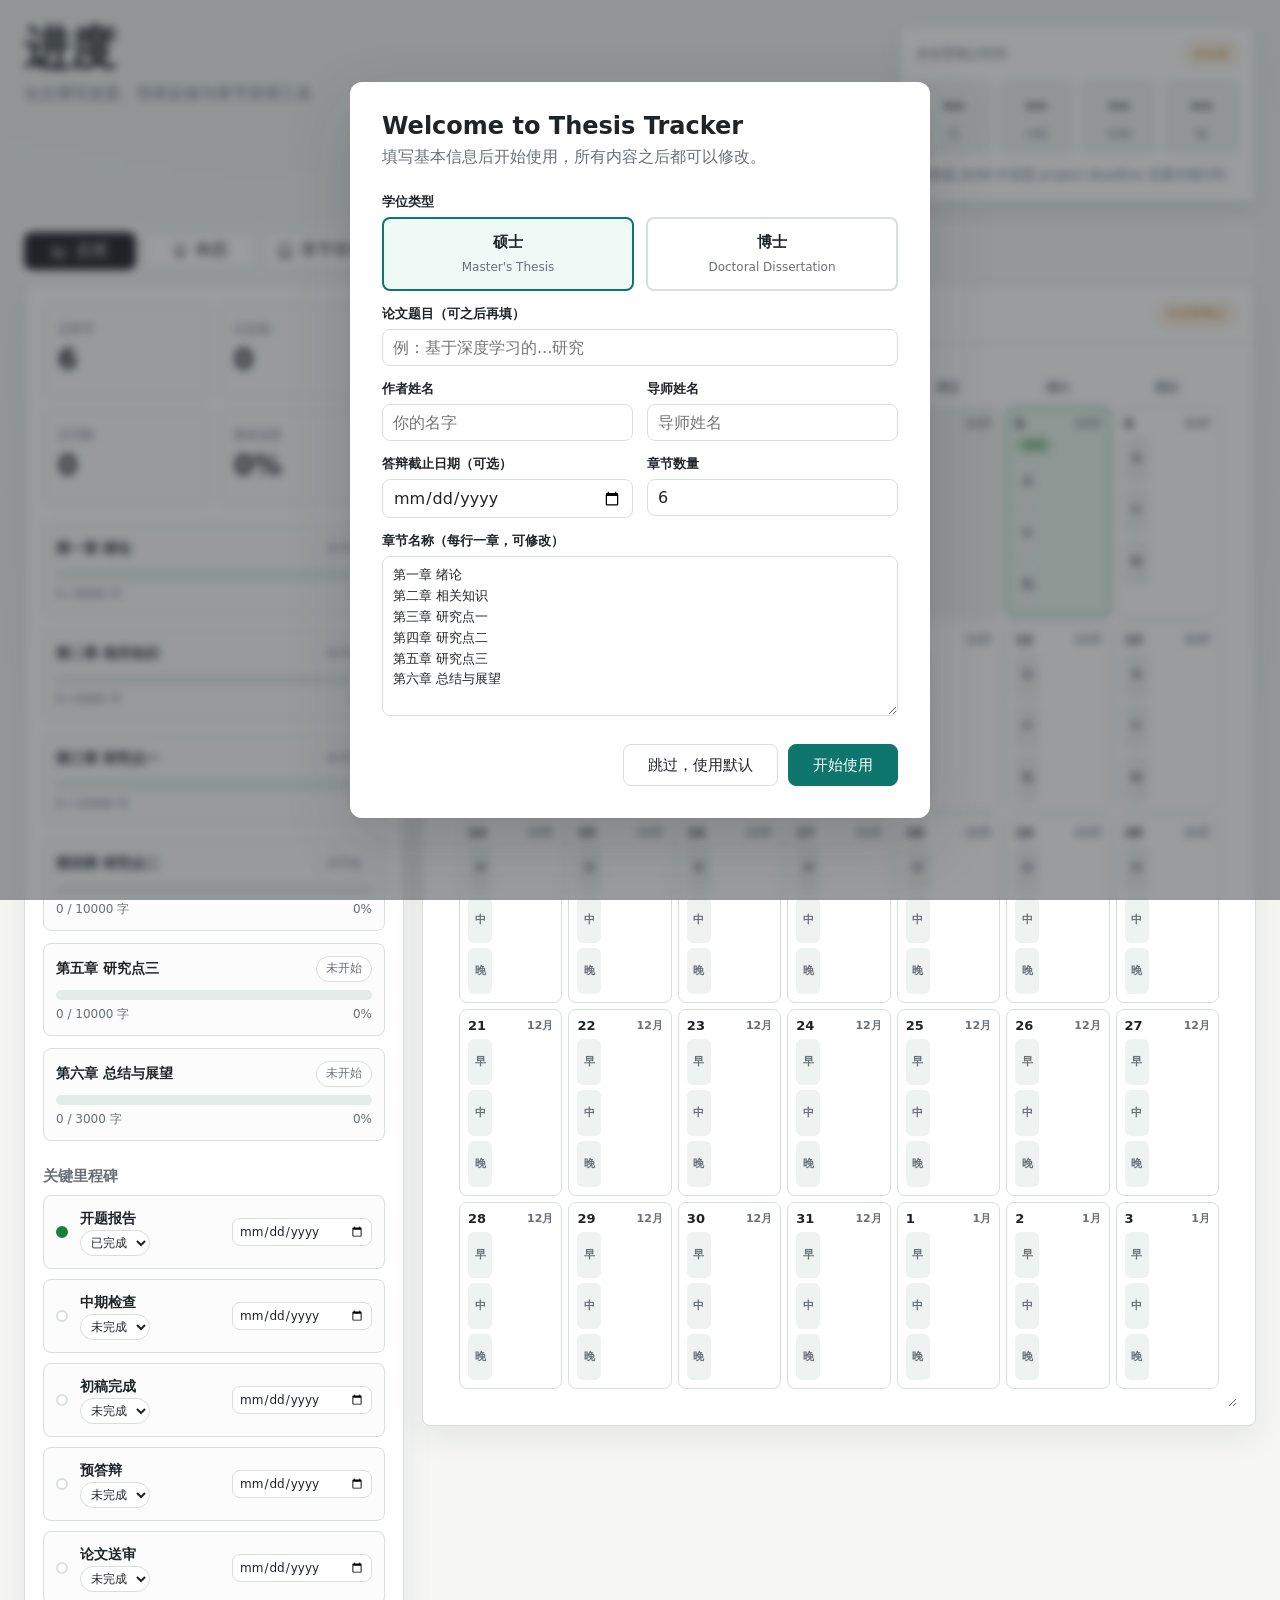
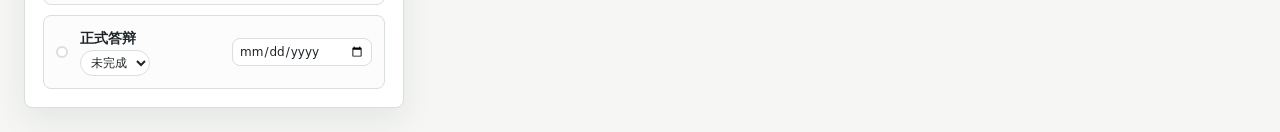
<file: thesis_tool/index.html>
<!doctype html>
<html lang="zh-CN">
<head>
  <meta charset="utf-8">
  <meta name="viewport" content="width=device-width, initial-scale=1">
  <title>Thesis Tracker</title>
  <style>
    :root {
      color-scheme: light;
      --bg: #f6f7f4;
      --surface: #ffffff;
      --surface-2: #eef3f1;
      --ink: #1f2428;
      --muted: #687178;
      --line: #d9dfdc;
      --accent: #0f766e;
      --accent-2: #2563eb;
      --warn: #b7791f;
      --danger: #b42318;
      --done: #16803c;
      --shadow: 0 12px 32px rgba(31,36,40,0.08);
      --radius: 8px;
      font-family: Inter, ui-sans-serif, system-ui, -apple-system, BlinkMacSystemFont, "Segoe UI", "Microsoft YaHei", sans-serif;
    }
    * { box-sizing: border-box; }
    body {
      margin: 0; min-height: 100vh;
      background: linear-gradient(180deg,rgba(238,243,241,0.95),rgba(246,247,244,0.98) 42%),
        radial-gradient(circle at 20% 10%,rgba(15,118,110,0.08),transparent 26%),
        radial-gradient(circle at 85% 8%,rgba(183,121,31,0.08),transparent 24%), var(--bg);
      color: var(--ink);
    }
    button, input, select, textarea { font: inherit; }
    button {
      border: 1px solid var(--line); background: var(--surface); color: var(--ink);
      border-radius: var(--radius); cursor: pointer; min-height: 36px; padding: 0 12px;
      display: inline-flex; align-items: center; justify-content: center; gap: 8px; white-space: nowrap;
    }
    button:hover { border-color: #b7c1bd; background: #fbfcfb; }
    button:disabled { opacity: .62; cursor: not-allowed; }
    button.primary { background: var(--accent); color: #fff; border-color: var(--accent); }
    button.primary:hover { background: #0e6b63; }
    button.danger { color: var(--danger); border-color: rgba(180,35,24,.24); }
    input, select, textarea {
      width: 100%; border: 1px solid var(--line); border-radius: var(--radius);
      background: #fff; color: var(--ink); min-height: 36px; padding: 8px 10px;
    }
    textarea { min-height: 92px; resize: vertical; line-height: 1.5; }
    .icon {
      width: 16px; height: 16px; stroke: currentColor; stroke-width: 2; fill: none;
      stroke-linecap: round; stroke-linejoin: round; flex: 0 0 auto;
    }
    .shell { max-width: 1480px; margin: 0 auto; padding: 24px; }
    header {
      display: grid; grid-template-columns: minmax(0,1fr) auto;
      align-items: start; gap: 20px; margin-bottom: 20px;
    }
    h1, h2, h3, p { margin: 0; }
    h1 { font-size: clamp(28px,4vw,46px); line-height: 1.05; }
    h2 { font-size: 20px; line-height: 1.25; }
    h3 { font-size: 15px; line-height: 1.25; }
    .subhead { max-width: 820px; margin-top: 10px; color: var(--muted); line-height: 1.55; }

    /* Deadline box */
    .deadline-box {
      width: min(520px,100%); background: var(--surface); border: 1px solid var(--line);
      border-radius: var(--radius); box-shadow: var(--shadow); padding: 16px;
    }
    .deadline-title { display: flex; align-items: center; justify-content: space-between; gap: 12px; color: var(--muted); font-size: 13px; }
    .countdown { display: grid; grid-template-columns: repeat(4,minmax(70px,1fr)); gap: 8px; margin-top: 14px; }
    .time-cell {
      background: var(--surface-2); border: 1px solid #dce7e3; border-radius: var(--radius);
      min-height: 72px; display: grid; place-items: center; padding: 8px;
    }
    .time-cell strong { display: block; font-size: 26px; line-height: 1; font-variant-numeric: tabular-nums; }
    .time-cell span { display: block; margin-top: 5px; color: var(--muted); font-size: 12px; }
    .deadline-meta { margin-top: 12px; color: var(--muted); font-size: 13px; line-height: 1.5; }

    /* Tabs */
    .tabs {
      position: sticky; top: 0; z-index: 20; display: flex; gap: 8px; padding: 10px 0 14px;
      background: linear-gradient(180deg,rgba(246,247,244,.98),rgba(246,247,244,.9));
      backdrop-filter: blur(8px); overflow-x: auto;
    }
    .tab-button { min-width: 112px; height: 38px; border-color: #cbd5d1; }
    .tab-button.active { background: #1f2428; color: #fff; border-color: #1f2428; }

    .view { display: none; }
    .view.active { display: block; }
    #data.active { display: grid; gap: 18px; }

    /* Layout */
    .overview-grid { display: grid; grid-template-columns: minmax(320px,380px) minmax(0,1fr); gap: 18px; align-items: start; }
    .workspace-grid { display: grid; grid-template-columns: minmax(0,1.2fr) minmax(320px,.8fr); gap: 18px; align-items: start; }
    .band, .panel { background: var(--surface); border: 1px solid var(--line); border-radius: var(--radius); box-shadow: var(--shadow); }
    .band { padding: 18px; }
    .panel-head { display: flex; align-items: center; justify-content: space-between; gap: 12px; padding: 16px 18px; border-bottom: 1px solid var(--line); }
    .panel-head .actions { display: flex; flex-wrap: wrap; gap: 8px; justify-content: flex-end; }

    /* Metrics */
    .metrics { display: grid; grid-template-columns: repeat(2,minmax(0,1fr)); gap: 10px; }
    .metric { min-height: 96px; padding: 14px; border: 1px solid var(--line); border-radius: var(--radius); background: #fbfcfb; }
    .metric span { color: var(--muted); font-size: 12px; }
    .metric strong { display: block; margin-top: 8px; font-size: 28px; line-height: 1; font-variant-numeric: tabular-nums; }

    /* Badge */
    .badge {
      display: inline-flex; align-items: center; justify-content: center; min-height: 26px; padding: 0 9px;
      border-radius: 999px; border: 1px solid var(--line); background: #fff; color: var(--muted); font-size: 12px; white-space: nowrap;
    }
    .badge.high { color: var(--danger); border-color: rgba(180,35,24,.25); background: #fff7f5; }
    .badge.medium { color: var(--warn); border-color: rgba(183,121,31,.25); background: #fff8eb; }
    .badge.low { color: var(--accent); border-color: rgba(15,118,110,.25); background: #effaf7; }
    .badge.done { color: var(--done); border-color: rgba(22,128,60,.25); background: #e7f7ed; }

    /* Chapter progress */
    .chapter-progress-list { display: grid; gap: 12px; margin-top: 18px; }
    .chapter-progress-item { padding: 12px; border: 1px solid var(--line); border-radius: var(--radius); background: #fbfcfb; cursor: pointer; }
    .chapter-progress-item:hover { border-color: rgba(15,118,110,.35); background: #f5faf8; }
    .chapter-progress-header { display: flex; align-items: center; justify-content: space-between; gap: 8px; margin-bottom: 8px; }
    .chapter-progress-header strong { font-size: 14px; min-width: 0; overflow: hidden; text-overflow: ellipsis; white-space: nowrap; }
    .chapter-progress-bar { height: 10px; border-radius: 999px; background: #e5ebe8; overflow: hidden; }
    .chapter-progress-bar > span { display: block; height: 100%; border-radius: 999px; background: linear-gradient(90deg,var(--accent),var(--accent-2)); transition: width .3s ease; }
    .chapter-progress-meta { display: flex; align-items: center; justify-content: space-between; margin-top: 6px; color: var(--muted); font-size: 12px; }

    /* Milestones */
    .milestone-list { display: grid; gap: 10px; margin-top: 18px; }
    .milestone-item { display: grid; grid-template-columns: auto minmax(0,1fr) auto; gap: 12px; align-items: center; padding: 12px; border: 1px solid var(--line); border-radius: var(--radius); background: #fbfcfb; }
    .milestone-dot { width: 12px; height: 12px; border-radius: 50%; border: 2px solid var(--line); background: #fff; }
    .milestone-dot.done { background: var(--done); border-color: var(--done); }
    .milestone-dot.doing { background: var(--warn); border-color: var(--warn); }
    .milestone-item strong { font-size: 14px; }

    /* Calendar */
    .remaining-calendar { display: grid; gap: 10px; padding: 18px; width: 100%; min-width: 0; min-height: 300px; resize: vertical; overflow: auto; }
    .calendar-weekdays, .calendar-grid { display: grid; grid-template-columns: repeat(7,minmax(0,1fr)); gap: 6px; }
    .calendar-weekdays span { color: var(--muted); font-size: 12px; text-align: center; font-weight: 700; }
    .calendar-day { min-height: 184px; padding: 8px; border: 1px solid var(--line); border-radius: var(--radius); background: #fff; display: grid; align-content: start; gap: 6px; }
    .calendar-day.past { background: #f2f4f2; color: var(--muted); }
    .calendar-day.today { border-color: rgba(22,128,60,.55); background: #e7f7ed; box-shadow: inset 0 0 0 1px rgba(22,128,60,.3); }
    .calendar-day.deadline { border-color: rgba(180,35,24,.35); background: #fff7f5; }
    .calendar-marks { display: flex; flex-wrap: wrap; gap: 4px; }
    .calendar-mark { display: inline-flex; align-items: center; padding: 1px 8px; border-radius: 999px; font-size: 11px; font-weight: 600; background: var(--surface-2); color: var(--muted); }
    .calendar-mark.today { background: rgba(22,128,60,.16); color: var(--done); }
    .calendar-mark.deadline { background: rgba(180,35,24,.12); color: var(--danger); }
    .calendar-mark.milestone { background: rgba(37,99,235,.12); color: var(--accent-2); }
    .calendar-slots { display: grid; gap: 5px; }
    .calendar-slot { display: grid; grid-template-columns: 24px minmax(0,1fr); gap: 6px; align-items: stretch; }
    .calendar-slot-label { display: flex; align-items: center; justify-content: center; font-size: 11px; font-weight: 700; color: var(--muted); background: var(--surface-2); border-radius: 6px; }
    .calendar-date { display: flex; align-items: center; justify-content: space-between; gap: 6px; font-variant-numeric: tabular-nums; font-size: 13px; font-weight: 700; }
    .calendar-date small { color: var(--muted); font-size: 11px; font-weight: 600; }
    .calendar-note { min-height: 44px; padding: 5px 6px; border: 1px dashed transparent; border-radius: 6px; color: var(--ink); font-size: 12px; line-height: 1.4; white-space: pre-wrap; outline: none; }
    .calendar-note:focus { border-color: rgba(15,118,110,.38); background: #f5faf8; }
    .calendar-slot .calendar-note { min-height: 46px; }

    /* Chapter management */
    .chapter-tools { display: grid; grid-template-columns: minmax(160px,1fr) repeat(2,minmax(130px,170px)); gap: 10px; padding: 16px 18px; border-bottom: 1px solid var(--line); background: #fbfcfb; }
    .chapter-list { display: grid; gap: 14px; padding: 18px; }
    .chapter-card { border: 1px solid var(--line); border-radius: var(--radius); background: #fff; overflow: hidden; }
    .chapter-card.jump-highlight { border-color: rgba(37,99,235,.48); box-shadow: 0 0 0 2px rgba(37,99,235,.16); }
    .chapter-main { display: grid; grid-template-columns: minmax(0,1fr) 240px; gap: 16px; padding: 14px; align-items: start; }
    .chapter-title-row { display: flex; align-items: center; flex-wrap: wrap; gap: 8px; margin-bottom: 8px; }
    .chapter-title-input { flex: 1; min-width: 200px; font-size: 15px; font-weight: 700; border: 1px solid transparent; background: transparent; padding: 4px 8px; border-radius: 6px; }
    .chapter-title-input:hover { border-color: var(--line); background: #fbfcfb; }
    .chapter-title-input:focus { border-color: var(--accent); background: #fff; outline: none; }
    .chapter-side { display: grid; gap: 8px; align-content: start; }
    .chapter-words-row { display: grid; grid-template-columns: 1fr 1fr; gap: 8px; }
    .field-label { display: block; color: var(--muted); font-size: 12px; margin-bottom: 5px; }

    /* Sections */
    .section-list { border-top: 1px solid var(--line); padding: 12px 14px; background: #fbfcfb; }
    .section-list-header { display: flex; align-items: center; justify-content: space-between; gap: 8px; margin-bottom: 10px; }
    .section-list-header h3 { color: var(--muted); }
    .section-item { display: grid; grid-template-columns: minmax(0,1fr) 100px auto; gap: 8px; align-items: center; padding: 8px; border: 1px solid var(--line); border-radius: 6px; background: #fff; margin-bottom: 6px; }
    .section-item input[type="text"] { border: 1px solid transparent; background: transparent; padding: 4px 6px; font-size: 13px; min-height: 28px; }
    .section-item input[type="text"]:hover { border-color: var(--line); }
    .section-item input[type="text"]:focus { border-color: var(--accent); outline: none; background: #fff; }
    .section-item select { min-height: 28px; font-size: 12px; padding: 2px 6px; }
    .section-item button { min-height: 28px; padding: 0 8px; font-size: 12px; }

    /* Feedback */
    .feedback-tools { display: grid; grid-template-columns: minmax(160px,1fr) repeat(2,minmax(120px,160px)); gap: 10px; padding: 16px 18px; border-bottom: 1px solid var(--line); background: #fbfcfb; }
    .feedback-list { display: grid; gap: 10px; padding: 18px; }
    .feedback-card { border: 1px solid var(--line); border-radius: var(--radius); background: #fff; overflow: hidden; }
    .feedback-header { display: flex; align-items: center; flex-wrap: wrap; gap: 8px; padding: 12px 14px; border-bottom: 1px solid var(--line); background: #fbfcfb; }
    .feedback-body { padding: 12px 14px; display: grid; gap: 10px; }
    .feedback-text { border: 1px solid #dfe6e3; border-radius: var(--radius); background: #fbfcfb; padding: 10px 12px; color: var(--ink); font-size: 13px; line-height: 1.6; white-space: pre-wrap; }
    .feedback-response-block { border: 1px solid rgba(37,99,235,.28); border-radius: var(--radius); background: #f5f8ff; padding: 10px 12px; }
    .feedback-response-block .field-label { display: flex; align-items: center; gap: 6px; color: var(--accent-2); font-weight: 700; margin-bottom: 8px; }
    .feedback-response-block textarea { min-height: 72px; background: #fff; border-color: rgba(37,99,235,.24); }
    .feedback-response-block textarea:focus { border-color: var(--accent-2); outline: none; box-shadow: 0 0 0 2px rgba(37,99,235,.14); }
    .feedback-actions { display: flex; align-items: center; gap: 8px; justify-content: flex-end; padding: 8px 14px; border-top: 1px solid var(--line); }

    .form-grid { display: grid; grid-template-columns: repeat(2,minmax(0,1fr)); gap: 12px; padding: 18px; }
    .form-grid .wide { grid-column: 1 / -1; }

    /* Log */
    .log-list { display: grid; gap: 10px; padding: 18px; }
    .log-entry { border: 1px solid var(--line); border-radius: var(--radius); background: #fff; padding: 12px; display: grid; grid-template-columns: minmax(0,1fr) auto; gap: 10px; }
    .log-entry time { display: block; color: var(--muted); font-size: 12px; margin-bottom: 5px; }
    .log-entry p { line-height: 1.5; font-size: 14px; margin: 0; }

    /* Data */
    .sync-status { min-height: 42px; padding: 10px 12px; border: 1px solid var(--line); border-radius: var(--radius); background: #fbfcfb; color: var(--muted); font-size: 13px; line-height: 1.55; white-space: pre-wrap; }
    .check-row { display: flex; align-items: center; gap: 9px; color: var(--ink); font-size: 13px; }
    .check-row input { width: auto; min-height: auto; flex: 0 0 auto; }

    /* Storyline */
    .storyline-layout { display: grid; gap: 18px; }
    .narrative-block { }
    .narrative-block textarea { min-height: 140px; font-size: 14px; line-height: 1.7; }
    .rp-grid { display: grid; grid-template-columns: repeat(auto-fill,minmax(340px,1fr)); gap: 16px; }
    .rp-card { border: 1px solid var(--line); border-radius: var(--radius); background: #fff; overflow: hidden; transition: box-shadow .15s; }
    .rp-card:hover { box-shadow: 0 4px 16px rgba(31,36,40,0.08); }
    .rp-card-head { display: flex; align-items: center; gap: 10px; padding: 14px 16px; border-bottom: 1px solid var(--line); background: #fbfcfb; }
    .rp-number { width: 32px; height: 32px; border-radius: 50%; background: linear-gradient(135deg,var(--accent),var(--accent-2)); color: #fff; font-weight: 800; font-size: 15px; display: flex; align-items: center; justify-content: center; flex: 0 0 auto; }
    .rp-card-head input[type="text"] { flex: 1; font-size: 15px; font-weight: 700; border: 1px solid transparent; background: transparent; padding: 4px 8px; border-radius: 6px; }
    .rp-card-head input[type="text"]:hover { border-color: var(--line); background: #fff; }
    .rp-card-head input[type="text"]:focus { border-color: var(--accent); background: #fff; outline: none; }
    .rp-card-body { padding: 14px 16px; display: grid; gap: 10px; }
    .rp-card-body textarea { min-height: 68px; font-size: 13px; line-height: 1.6; }
    .rp-card-foot { display: flex; align-items: center; justify-content: space-between; gap: 8px; padding: 10px 16px; border-top: 1px solid var(--line); background: #fbfcfb; }
    .rp-status-sel { min-height: 28px; font-size: 12px; padding: 2px 8px; border-radius: 999px; cursor: pointer; width: auto; }
    .conn-block { }
    .conn-block textarea { min-height: 120px; font-size: 14px; line-height: 1.7; }
    .rp-flow { display: flex; align-items: center; gap: 0; padding: 16px 18px; overflow-x: auto; }
    .rp-flow-node { flex: 0 0 auto; min-width: 120px; max-width: 200px; padding: 10px 14px; border: 2px solid var(--accent); border-radius: var(--radius); background: #effaf7; text-align: center; font-size: 13px; font-weight: 600; color: var(--accent); white-space: nowrap; overflow: hidden; text-overflow: ellipsis; }
    .rp-flow-arrow { flex: 0 0 auto; width: 40px; display: flex; align-items: center; justify-content: center; color: var(--muted); }
    .rp-flow-arrow svg { width: 24px; height: 24px; }

    .empty { padding: 28px; color: var(--muted); text-align: center; border: 1px dashed #c6d0cc; border-radius: var(--radius); background: #fbfcfb; }
    .timeline { display: grid; gap: 10px; padding: 18px; min-width: 0; overflow: hidden; }
    .toast {
      position: fixed; right: 20px; bottom: 20px; max-width: min(420px,calc(100vw - 40px));
      background: #1f2428; color: #fff; border-radius: var(--radius); padding: 12px 14px;
      box-shadow: var(--shadow); opacity: 0; transform: translateY(12px); pointer-events: none;
      transition: opacity 160ms ease, transform 160ms ease; z-index: 50; line-height: 1.45;
    }
    .toast.show { opacity: 1; transform: translateY(0); }

    /* Setup wizard */
    .wizard-overlay {
      position: fixed; inset: 0; z-index: 100;
      background: rgba(31,36,40,.45); backdrop-filter: blur(4px);
      display: flex; align-items: center; justify-content: center; padding: 24px;
    }
    .wizard-overlay.hidden { display: none; }
    .wizard-box {
      width: min(580px,100%); max-height: calc(100vh - 48px); overflow-y: auto;
      background: var(--surface); border-radius: 12px; box-shadow: 0 24px 64px rgba(31,36,40,.18);
      padding: 32px;
    }
    .wizard-box h1 { font-size: 24px; margin-bottom: 6px; }
    .wizard-box .subhead { margin-top: 4px; margin-bottom: 24px; }
    .wizard-grid { display: grid; grid-template-columns: 1fr 1fr; gap: 14px; }
    .wizard-grid .wide { grid-column: 1 / -1; }
    .wizard-grid label { display: block; }
    .wizard-grid .field-label { margin-bottom: 6px; font-weight: 600; color: var(--ink); font-size: 13px; }
    .wizard-actions { display: flex; justify-content: flex-end; gap: 10px; margin-top: 24px; }
    .wizard-actions button { min-height: 42px; padding: 0 24px; font-size: 15px; }
    .radio-group { display: flex; gap: 12px; }
    .radio-card {
      flex: 1; padding: 14px; border: 2px solid var(--line); border-radius: var(--radius);
      cursor: pointer; text-align: center; transition: border-color .15s, background .15s;
    }
    .radio-card:hover { border-color: #b7c1bd; }
    .radio-card.selected { border-color: var(--accent); background: #effaf7; }
    .radio-card strong { display: block; font-size: 15px; margin-bottom: 4px; }
    .radio-card span { color: var(--muted); font-size: 12px; }

    @media (max-width: 1120px) {
      header, .overview-grid, .workspace-grid { grid-template-columns: 1fr; }
      .deadline-box { width: 100%; }
    }
    @media (max-width: 760px) {
      .shell { padding: 16px; }
      .countdown, .metrics, .chapter-tools, .feedback-tools, .chapter-main, .form-grid, .wizard-grid { grid-template-columns: 1fr; }
      .panel-head { align-items: flex-start; flex-direction: column; }
      .panel-head .actions, .tabs { width: 100%; }
      .remaining-calendar { overflow-x: auto; }
      .calendar-weekdays, .calendar-grid { min-width: 560px; }
      .tab-button { min-width: 96px; }
      .section-item { grid-template-columns: 1fr; }
    }
  </style>
</head>
<body>

  <!-- ===== Setup Wizard ===== -->
  <div class="wizard-overlay hidden" id="wizardOverlay">
    <div class="wizard-box">
      <h1>Welcome to Thesis Tracker</h1>
      <p class="subhead">填写基本信息后开始使用，所有内容之后都可以修改。</p>
      <div class="wizard-grid">
        <div class="wide">
          <span class="field-label">学位类型</span>
          <div class="radio-group" id="wizDegreeGroup">
            <div class="radio-card selected" data-value="master">
              <strong>硕士</strong>
              <span>Master's Thesis</span>
            </div>
            <div class="radio-card" data-value="phd">
              <strong>博士</strong>
              <span>Doctoral Dissertation</span>
            </div>
          </div>
        </div>
        <label class="wide">
          <span class="field-label">论文题目（可之后再填）</span>
          <input id="wizTitle" type="text" placeholder="例：基于深度学习的...研究">
        </label>
        <label>
          <span class="field-label">作者姓名</span>
          <input id="wizAuthor" type="text" placeholder="你的名字">
        </label>
        <label>
          <span class="field-label">导师姓名</span>
          <input id="wizAdvisor" type="text" placeholder="导师姓名">
        </label>
        <label>
          <span class="field-label">答辩截止日期（可选）</span>
          <input id="wizDeadline" type="date">
        </label>
        <label>
          <span class="field-label">章节数量</span>
          <input id="wizChapterCount" type="number" min="3" max="15" value="6">
        </label>
        <div class="wide" id="wizChapterNamesBox">
          <span class="field-label">章节名称（每行一章，可修改）</span>
          <textarea id="wizChapterNames" style="min-height:160px;font-size:13px;line-height:1.6;"></textarea>
        </div>
      </div>
      <div class="wizard-actions">
        <button id="wizSkipBtn">跳过，使用默认</button>
        <button id="wizStartBtn" class="primary">开始使用</button>
      </div>
    </div>
  </div>

  <!-- ===== Main App ===== -->
  <div class="shell" id="appShell">
    <header>
      <div>
        <h1 id="projectTitle">Thesis Tracker</h1>
        <p class="subhead" id="projectSubtitle">论文撰写进度管理工具</p>
      </div>
      <section class="deadline-box" aria-label="deadline">
        <div class="deadline-title">
          <span id="deadlineLabel">未设置截止时间</span>
          <span class="badge high" id="deadlineState">倒计时</span>
        </div>
        <div class="countdown">
          <div class="time-cell"><strong id="cDays">--</strong><span>天</span></div>
          <div class="time-cell"><strong id="cHours">--</strong><span>小时</span></div>
          <div class="time-cell"><strong id="cMinutes">--</strong><span>分钟</span></div>
          <div class="time-cell"><strong id="cSeconds">--</strong><span>秒</span></div>
        </div>
        <p class="deadline-meta" id="deadlineMeta">在数据中设置 deadline 后显示倒计时。</p>
      </section>
    </header>

    <nav class="tabs">
      <button class="tab-button active" data-view="overview">
        <svg class="icon" viewBox="0 0 24 24"><path d="M3 3v18h18"/><path d="M7 15l4-4 3 3 5-7"/></svg> 总览
      </button>
      <button class="tab-button" data-view="storyline">
        <svg class="icon" viewBox="0 0 24 24"><path d="M12 2a7 7 0 0 1 7 7c0 2.38-1.19 4.47-3 5.74V17a2 2 0 0 1-2 2H10a2 2 0 0 1-2-2v-2.26C6.19 13.47 5 11.38 5 9a7 7 0 0 1 7-7z"/><path d="M10 21h4"/><path d="M9 17h6"/></svg> 构思
      </button>
      <button class="tab-button" data-view="chapters">
        <svg class="icon" viewBox="0 0 24 24"><path d="M4 19.5A2.5 2.5 0 0 1 6.5 17H20"/><path d="M4 4.5A2.5 2.5 0 0 1 6.5 2H20v20H6.5A2.5 2.5 0 0 1 4 19.5v-15z"/></svg> 章节管理
      </button>
      <button class="tab-button" data-view="feedback">
        <svg class="icon" viewBox="0 0 24 24"><path d="M21 15a2 2 0 0 1-2 2H7l-4 4V5a2 2 0 0 1 2-2h14a2 2 0 0 1 2 2z"/></svg> 导师反馈
      </button>
      <button class="tab-button" data-view="calendar">
        <svg class="icon" viewBox="0 0 24 24"><rect x="3" y="4" width="18" height="18" rx="2" ry="2"/><path d="M16 2v4"/><path d="M8 2v4"/><path d="M3 10h18"/></svg> 日历
      </button>
      <button class="tab-button" data-view="log">
        <svg class="icon" viewBox="0 0 24 24"><path d="M12 8v4l3 3"/><circle cx="12" cy="12" r="9"/></svg> 日志
      </button>
      <button class="tab-button" data-view="data">
        <svg class="icon" viewBox="0 0 24 24"><path d="M21 15v4a2 2 0 0 1-2 2H5a2 2 0 0 1-2-2v-4"/><path d="M7 10l5 5 5-5"/><path d="M12 15V3"/></svg> 数据
      </button>
    </nav>

    <main>
      <!-- Overview -->
      <section id="overview" class="view active">
        <div class="overview-grid">
          <section class="band">
            <div class="metrics">
              <div class="metric"><span>总章节</span><strong id="metricCh">0</strong></div>
              <div class="metric"><span>已定稿</span><strong id="metricFinal">0</strong></div>
              <div class="metric"><span>总字数</span><strong id="metricWords">0</strong></div>
              <div class="metric"><span>整体进度</span><strong id="metricPct">0%</strong></div>
            </div>
            <div class="chapter-progress-list" id="cpList"></div>
            <div class="milestone-list" id="msList"></div>
          </section>
          <section class="panel">
            <div class="panel-head">
              <h2>剩余时间日历</h2>
              <span class="badge medium" id="overviewRemain">剩余时间</span>
            </div>
            <div class="timeline" id="overviewCal"></div>
          </section>
        </div>
      </section>

      <!-- Storyline -->
      <section id="storyline" class="view">
        <div class="storyline-layout">
          <section class="panel narrative-block">
            <div class="panel-head">
              <h2>论文故事线</h2>
              <span class="badge low">整体构思</span>
            </div>
            <div style="padding:18px">
              <span class="field-label">用几段话描述你的论文想讲一个什么故事：从什么背景出发，发现了什么问题，用什么方法分几步解决，最终得出什么结论。</span>
              <textarea id="slNarrative" placeholder="例：本文围绕 XXX 领域中 YYY 问题展开研究。现有方法存在 A、B 两方面不足，本文提出了……&#10;&#10;第一个研究点解决……&#10;第二个研究点进一步……&#10;第三个研究点在此基础上……&#10;&#10;三个研究点层层递进，共同构成了一套完整的 XXX 解决方案。" style="min-height:160px"></textarea>
            </div>
          </section>

          <section class="panel">
            <div class="panel-head">
              <h2>研究点</h2>
              <div class="actions">
                <span class="badge medium" id="rpCount">0 个研究点</span>
                <button id="addRpBtn" class="primary">
                  <svg class="icon" viewBox="0 0 24 24"><path d="M12 5v14"/><path d="M5 12h14"/></svg> 添加研究点
                </button>
              </div>
            </div>
            <div id="rpFlow" class="rp-flow" style="display:none"></div>
            <div class="rp-grid" id="rpGrid" style="padding:18px"></div>
          </section>

          <section class="panel conn-block">
            <div class="panel-head">
              <h2>研究点之间的逻辑关系</h2>
              <span class="badge low">串联思路</span>
            </div>
            <div style="padding:18px">
              <span class="field-label">描述各研究点之间的逻辑关系：是层层递进、互相补充，还是从不同角度解决同一问题？它们如何共同支撑你的论文主题？</span>
              <textarea id="slConnections" placeholder="例：研究点一提供了基础理论框架，研究点二在此框架上提出改进算法，研究点三将改进后的算法应用于实际场景验证。三者形成「理论→方法→应用」的递进关系。"></textarea>
            </div>
          </section>
        </div>
      </section>

      <!-- Chapters -->
      <section id="chapters" class="view">
        <section class="panel">
          <div class="panel-head">
            <h2>章节管理</h2>
            <div class="actions">
              <button id="addChapterBtn" class="primary">
                <svg class="icon" viewBox="0 0 24 24"><path d="M12 5v14"/><path d="M5 12h14"/></svg> 添加章节
              </button>
            </div>
          </div>
          <div class="chapter-tools">
            <label><span class="field-label">搜索</span><input id="chSearch" type="search" placeholder="搜索章节..."></label>
            <label><span class="field-label">状态</span>
              <select id="chStatusFilter">
                <option value="All">全部</option><option value="todo">未开始</option><option value="writing">撰写中</option>
                <option value="draft">初稿完成</option><option value="revising">修改中</option><option value="final">定稿</option>
              </select>
            </label>
          </div>
          <div class="chapter-list" id="chList"></div>
        </section>
      </section>

      <!-- Feedback -->
      <section id="feedback" class="view">
        <div class="workspace-grid">
          <section class="panel">
            <div class="panel-head">
              <h2>导师反馈记录</h2>
              <span class="badge low" id="fbStats">0 / 0</span>
            </div>
            <div class="feedback-tools">
              <label><span class="field-label">搜索</span><input id="fbSearch" type="search" placeholder="搜索反馈..."></label>
              <label><span class="field-label">章节</span><select id="fbChFilter"></select></label>
              <label><span class="field-label">状态</span>
                <select id="fbStFilter"><option value="All">全部</option><option value="todo">待处理</option><option value="doing">处理中</option><option value="done">已解决</option></select>
              </label>
            </div>
            <div class="feedback-list" id="fbList"></div>
          </section>
          <section class="panel">
            <div class="panel-head"><h2>新增反馈</h2></div>
            <div class="form-grid">
              <label><span class="field-label">日期</span><input id="fbDate" type="date"></label>
              <label><span class="field-label">轮次</span><input id="fbRound" type="number" min="1" value="1"></label>
              <label><span class="field-label">关联章节</span><select id="fbChSel"></select></label>
              <label><span class="field-label">状态</span>
                <select id="fbNewSt"><option value="todo">待处理</option><option value="doing">处理中</option><option value="done">已解决</option></select>
              </label>
              <label class="wide"><span class="field-label">导师意见</span><textarea id="fbContent" placeholder="记录导师的修改意见..."></textarea></label>
              <label class="wide"><span class="field-label">处理方案</span><textarea id="fbResponse" placeholder="你的处理方案..."></textarea></label>
              <div class="wide" style="text-align:right;">
                <button id="addFbBtn" class="primary">
                  <svg class="icon" viewBox="0 0 24 24"><path d="M12 5v14"/><path d="M5 12h14"/></svg> 添加反馈
                </button>
              </div>
            </div>
          </section>
        </div>
      </section>

      <!-- Calendar -->
      <section id="calendar" class="view">
        <section class="panel">
          <div class="panel-head">
            <h2>日历规划</h2>
            <span class="badge medium" id="calRemain">剩余时间</span>
          </div>
          <div class="timeline" id="calView"></div>
        </section>
      </section>

      <!-- Log -->
      <section id="log" class="view">
        <div class="workspace-grid">
          <section class="panel">
            <div class="panel-head">
              <h2>工作日志</h2>
              <button id="addLogBtn" class="primary">
                <svg class="icon" viewBox="0 0 24 24"><path d="M12 5v14"/><path d="M5 12h14"/></svg> 添加记录
              </button>
            </div>
            <div class="log-list" id="logList"></div>
          </section>
          <section class="panel">
            <div class="panel-head"><h2>新增记录</h2></div>
            <div class="form-grid">
              <label><span class="field-label">时间</span><input id="logTime" type="datetime-local"></label>
              <label><span class="field-label">类别</span>
                <select id="logCat"><option>写作</option><option>实验</option><option>阅读</option><option>讨论</option><option>修改</option><option>其他</option></select>
              </label>
              <label class="wide"><span class="field-label">内容</span><textarea id="logText" placeholder="今天完成了什么..."></textarea></label>
            </div>
          </section>
        </div>
      </section>

      <!-- Data -->
      <section id="data" class="view">
        <section class="panel">
          <div class="panel-head">
            <h2>基本信息</h2>
            <div class="actions">
              <button id="infoSaveBtn" class="primary"><svg class="icon" viewBox="0 0 24 24"><path d="M19 21H5a2 2 0 0 1-2-2V5a2 2 0 0 1 2-2h11l5 5v11a2 2 0 0 1-2 2z"/><path d="M17 21v-8H7v8"/><path d="M7 3v5h8"/></svg> 保存修改</button>
            </div>
          </div>
          <div class="form-grid">
            <div class="wide">
              <span class="field-label">学位类型</span>
              <div class="radio-group" id="infoDegreeGroup">
                <div class="radio-card" data-value="master">
                  <strong>硕士</strong><span>Master's Thesis</span>
                </div>
                <div class="radio-card" data-value="phd">
                  <strong>博士</strong><span>Doctoral Dissertation</span>
                </div>
              </div>
            </div>
            <label class="wide"><span class="field-label">论文题目</span><input id="infoTitle" type="text" placeholder="例：基于深度学习的...研究"></label>
            <label><span class="field-label">作者姓名</span><input id="infoAuthor" type="text" placeholder="你的名字"></label>
            <label><span class="field-label">导师姓名</span><input id="infoAdvisor" type="text" placeholder="导师姓名"></label>
            <label><span class="field-label">答辩截止日期</span><input id="infoDeadline" type="date"></label>
            <div></div>
          </div>
        </section>
        <section class="panel">
          <div class="panel-head">
            <h2>GitHub 同步</h2>
            <div class="actions">
              <button id="ghSaveBtn"><svg class="icon" viewBox="0 0 24 24"><path d="M19 21H5a2 2 0 0 1-2-2V5a2 2 0 0 1 2-2h11l5 5v11a2 2 0 0 1-2 2z"/><path d="M17 21v-8H7v8"/><path d="M7 3v5h8"/></svg> 保存配置</button>
              <button id="ghPullBtn"><svg class="icon" viewBox="0 0 24 24"><path d="M21 15v4a2 2 0 0 1-2 2H5a2 2 0 0 1-2-2v-4"/><path d="M7 10l5 5 5-5"/><path d="M12 15V3"/></svg> 拉取远端</button>
              <button id="ghPushBtn" class="primary"><svg class="icon" viewBox="0 0 24 24"><path d="M21 15v4a2 2 0 0 1-2 2H5a2 2 0 0 1-2-2v-4"/><path d="M17 8l-5-5-5 5"/><path d="M12 3v12"/></svg> 推送数据</button>
              <button id="ghClearBtn" class="danger"><svg class="icon" viewBox="0 0 24 24"><path d="M3 6h18"/><path d="M8 6V4h8v2"/><path d="M6 6l1 16h10l1-16"/></svg> 清除配置</button>
            </div>
          </div>
          <div class="form-grid">
            <label><span class="field-label">Owner</span><input id="ghOwner" type="text" autocomplete="off" placeholder="username"></label>
            <label><span class="field-label">Repository</span><input id="ghRepo" type="text" autocomplete="off" placeholder="private_data"></label>
            <label><span class="field-label">Branch</span><input id="ghBranch" type="text" autocomplete="off" placeholder="main"></label>
            <label><span class="field-label">JSON path</span><input id="ghPath" type="text" autocomplete="off" placeholder="thesis-progress.json"></label>
            <label class="wide"><span class="field-label">Token</span><input id="ghToken" type="password" autocomplete="off" placeholder="Fine-grained PAT"></label>
            <label class="check-row"><input id="ghAutoPull" type="checkbox"> 打开页面后自动拉取远端</label>
            <label class="check-row"><input id="ghAutoPush" type="checkbox"> 修改后自动推送到 GitHub</label>
            <label class="wide"><span class="field-label">同步状态</span><div id="ghStatus" class="sync-status">未配置 GitHub 同步。</div></label>
          </div>
        </section>
        <section class="panel">
          <div class="panel-head">
            <h2>数据导入导出</h2>
            <div class="actions">
              <button id="linkFileBtn"><svg class="icon" viewBox="0 0 24 24"><path d="M21 15v4a2 2 0 0 1-2 2H5a2 2 0 0 1-2-2v-4"/><path d="M17 8l-5-5-5 5"/><path d="M12 3v12"/></svg> 链接本地文件</button>
              <button id="exportBtn" class="primary"><svg class="icon" viewBox="0 0 24 24"><path d="M21 15v4a2 2 0 0 1-2 2H5a2 2 0 0 1-2-2v-4"/><path d="M7 10l5 5 5-5"/><path d="M12 15V3"/></svg> 导出 JSON</button>
              <button id="resetBtn" class="danger"><svg class="icon" viewBox="0 0 24 24"><path d="M3 6h18"/><path d="M8 6V4h8v2"/><path d="M6 6l1 16h10l1-16"/><path d="M10 11v6"/><path d="M14 11v6"/></svg> 重置</button>
            </div>
          </div>
          <div class="form-grid">
            <label class="wide"><span class="field-label">本地文件自动保存</span><div id="fileStatus" style="color:var(--muted);font-size:13px;line-height:1.55;">未链接本地文件。</div></label>
            <label class="wide"><span class="field-label">导入 JSON</span><input id="importFile" type="file" accept="application/json"></label>
            <label class="wide"><span class="field-label">当前数据快照</span><textarea id="dataSnap" readonly></textarea></label>
          </div>
        </section>
      </section>
    </main>
  </div>

  <div class="toast" id="toast" role="status" aria-live="polite"></div>

<script>
"use strict";

/* ============================== Constants ============================== */
var STORAGE_KEY = "thesis-tracker-v2";
var GH_CFG_KEY = "thesis-tracker-gh-v2";
var GH_API = "https://api.github.com";
var GH_VER = "2022-11-28";
var HAD_STATE = Boolean(localStorage.getItem(STORAGE_KEY));
var LOCAL_PATH = new URLSearchParams(location.search).get("data") || "thesis-progress.json";

var CH_STATUS = [
  {v:"todo",l:"未开始"},{v:"writing",l:"撰写中"},{v:"draft",l:"初稿完成"},
  {v:"revising",l:"修改中"},{v:"final",l:"定稿"}
];
var SEC_STATUS = [{v:"todo",l:"未开始"},{v:"writing",l:"撰写中"},{v:"done",l:"已完成"}];
var FB_STATUS = [{v:"todo",l:"待处理"},{v:"doing",l:"处理中"},{v:"done",l:"已解决"}];
var MS_STATUS = [{v:"todo",l:"未完成"},{v:"doing",l:"进行中"},{v:"done",l:"已完成"}];
var RP_STATUS = [{v:"idea",l:"构想中"},{v:"developing",l:"深化中"},{v:"solid",l:"已成熟"},{v:"complete",l:"已落地"}];

var MASTER_MILESTONES = [
  {id:"m1",title:"开题报告",date:"",status:"done"},
  {id:"m2",title:"中期检查",date:"",status:"todo"},
  {id:"m3",title:"初稿完成",date:"",status:"todo"},
  {id:"m4",title:"预答辩",date:"",status:"todo"},
  {id:"m5",title:"论文送审",date:"",status:"todo"},
  {id:"m6",title:"正式答辩",date:"",status:"todo"}
];
var PHD_MILESTONES = [
  {id:"m1",title:"开题报告",date:"",status:"done"},
  {id:"m2",title:"中期考核",date:"",status:"todo"},
  {id:"m3",title:"预答辩",date:"",status:"todo"},
  {id:"m4",title:"盲审送审",date:"",status:"todo"},
  {id:"m5",title:"正式答辩",date:"",status:"todo"},
  {id:"m6",title:"学位授予",date:"",status:"todo"}
];

var MASTER_CHAPTERS = ["第一章 绪论","第二章 相关知识","第三章 研究点一","第四章 研究点二","第五章 研究点三","第六章 总结与展望"];
var PHD_CHAPTERS = ["第一章 绪论","第二章 文献综述","第三章 理论基础","第四章 研究点一","第五章 研究点二","第六章 研究点三","第七章 研究点四","第八章 研究点五","第九章 总结与展望"];

var DEFAULT_GH = {owner:"",repo:"",branch:"main",path:"thesis-progress.json",token:"",autoPull:false,autoPush:false,sha:"",lastSync:"",dirty:false};

/* ============================== Utility ============================== */
function $(s){return document.querySelector(s)}
function $$(s){return document.querySelectorAll(s)}
function clone(v){return JSON.parse(JSON.stringify(v))}
function esc(v){return String(v==null?"":v).replace(/&/g,"&amp;").replace(/</g,"&lt;").replace(/>/g,"&gt;").replace(/"/g,"&quot;")}
function toast(m){var t=$("#toast");t.textContent=m;t.classList.add("show");clearTimeout(toast._t);toast._t=setTimeout(function(){t.classList.remove("show")},2200)}
function statusL(arr,v){var o=arr.find(function(x){return x.v===v});return o?o.l:v}
function badgeCls(v){if(v==="done"||v==="final")return"done";if(v==="doing"||v==="writing"||v==="revising"||v==="draft")return"medium";return""}
function optHtml(arr,cur){return arr.map(function(o){return '<option value="'+esc(o.v)+'"'+(o.v===cur?" selected":"")+'>'+esc(o.l)+'</option>'}).join("")}
function fillSel(el,arr,cur){if(!el)return;el.innerHTML=arr.map(function(o){var v=typeof o==="string"?o:o.v,l=typeof o==="string"?o:o.l;return '<option value="'+esc(v)+'"'+(v===cur?" selected":"")+'>'+esc(l)+'</option>'}).join("")}

function startDay(d){return new Date(d.getFullYear(),d.getMonth(),d.getDate())}
function addDays(d,n){var r=new Date(d);r.setDate(r.getDate()+n);return r}
function dayKey(d){return d.getFullYear()+"-"+String(d.getMonth()+1).padStart(2,"0")+"-"+String(d.getDate()).padStart(2,"0")}
function sameDay(a,b){return dayKey(a)===dayKey(b)}
function monday(d){var s=startDay(d);return addDays(s,-((s.getDay()+6)%7))}
function sunday(d){return addDays(monday(d),6)}
function nowLocal(){var d=new Date();d.setMinutes(d.getMinutes()-d.getTimezoneOffset());return d.toISOString().slice(0,16)}
function dl(fn,ct,ty){var b=new Blob([ct],{type:ty}),u=URL.createObjectURL(b),a=document.createElement("a");a.href=u;a.download=fn;document.body.appendChild(a);a.click();a.remove();URL.revokeObjectURL(u)}

/* ============================== State ============================== */
function makeChapters(names){
  return names.map(function(t,i){
    var secs=[];
    if(i===0) secs=[
      {id:"s0-1",title:"研究背景与意义",status:"todo",notes:""},
      {id:"s0-2",title:"国内外研究现状",status:"todo",notes:""},
      {id:"s0-3",title:"主要研究内容",status:"todo",notes:""},
      {id:"s0-4",title:"论文创新点",status:"todo",notes:""},
      {id:"s0-5",title:"论文组织结构",status:"todo",notes:""}
    ];
    return {id:"ch"+(i+1),title:t,order:i+1,targetWords:i===0?8000:(i===names.length-1?3000:10000),currentWords:0,status:"todo",sections:secs,notes:""};
  });
}

function defaultState(degree){
  var d=degree||"master";
  return {
    project:{title:"进度",subtitle:"论文撰写进度、导师反馈与章节管理工具",deadline:"",deadlineLabel:"未设置截止时间",deadlineMeta:"在数据中设置 deadline 后显示倒计时。",thesisTitle:"",author:"",advisor:"",degree:d},
    chapters:makeChapters(d==="phd"?PHD_CHAPTERS:MASTER_CHAPTERS),
    milestones:clone(d==="phd"?PHD_MILESTONES:MASTER_MILESTONES),
    storyline:{narrative:"",researchPoints:[],connections:""},
    feedback:[],logs:[],calendarNotes:{},ui:{notesExpanded:false}
  };
}

function normCalNotes(n){
  var s=n&&typeof n==="object"?n:{},r={};
  Object.keys(s).forEach(function(k){
    if(/^\d{4}-\d{2}-\d{2}$/.test(k)){var t=k+"@early";if(s[k]&&!(t in s))r[t]=s[k];}
    else r[k]=s[k];
  });
  return r;
}

function normState(input,fb){
  var s=input&&typeof input==="object"?input:{};
  var b=fb&&typeof fb==="object"?fb:defaultState();
  var dp=defaultState().project;
  return {
    project:Object.assign({},dp,b.project||{},s.project||{}),
    chapters:Array.isArray(s.chapters)?s.chapters:(Array.isArray(b.chapters)?b.chapters:makeChapters(MASTER_CHAPTERS)),
    milestones:Array.isArray(s.milestones)?s.milestones:(Array.isArray(b.milestones)?b.milestones:clone(MASTER_MILESTONES)),
    feedback:Array.isArray(s.feedback)?s.feedback:(Array.isArray(b.feedback)?b.feedback:[]),
    logs:Array.isArray(s.logs)?s.logs:(Array.isArray(b.logs)?b.logs:[]),
    storyline:Object.assign({narrative:"",researchPoints:[],connections:""},b.storyline||{},s.storyline||{},
      {researchPoints:Array.isArray((s.storyline||{}).researchPoints)?(s.storyline||{}).researchPoints:(Array.isArray((b.storyline||{}).researchPoints)?(b.storyline||{}).researchPoints:[])}),
    calendarNotes:normCalNotes(s.calendarNotes&&typeof s.calendarNotes==="object"?s.calendarNotes:(b.calendarNotes||{})),
    ui:Object.assign({notesExpanded:false},b.ui||{},s.ui||{})
  };
}

function loadState(){
  var s=localStorage.getItem(STORAGE_KEY);
  if(!s)return defaultState();
  try{return normState(JSON.parse(s),defaultState())}catch(e){console.warn(e);return defaultState()}
}

var state=loadState();
var chF={search:"",status:"All"};
var fbF={search:"",chapter:"All",status:"All"};

/* ============================== Persistence ============================== */
function saveState(opts){
  localStorage.setItem(STORAGE_KEY,JSON.stringify(state,null,2));
  updSnap();writeToFile();
  if(!opts||opts.gh!==false)markDirty();
}
function updSnap(){var el=$("#dataSnap");if(el)el.value=JSON.stringify(state,null,2)}
function setField(obj,key,val){
  if(obj[key]===val)return false;
  obj[key]=val;
  return true;
}
function syncInfoForm(){
  var titleEl=$("#infoTitle");if(!titleEl)return false;
  if(!state.project)state.project={};
  var p=state.project,changed=false;
  var degEl=$("#infoDegreeGroup .radio-card.selected");
  var dlEl=$("#infoDeadline");
  var dlVal=dlEl?(dlEl.value||"").trim():"";
  changed=setField(p,"degree",degEl?degEl.dataset.value:(p.degree||"master"))||changed;
  changed=setField(p,"thesisTitle",titleEl.value.trim())||changed;
  changed=setField(p,"author",($("#infoAuthor").value||"").trim())||changed;
  changed=setField(p,"advisor",($("#infoAdvisor").value||"").trim())||changed;
  changed=setField(p,"deadline",dlVal?dlVal+"T23:59:00":"")||changed;
  changed=setField(p,"deadlineLabel",dlVal?"截止: "+dlVal:"未设置截止时间")||changed;
  changed=setField(p,"deadlineMeta",dlVal?"":"在数据中设置 deadline 后显示倒计时。")||changed;
  return changed;
}
function syncMilestoneForms(){
  var changed=false;
  $$("[data-ms]").forEach(function(el){
    var ms=(state.milestones||[]).find(function(m){return m.id===el.dataset.ms});
    if(ms)changed=setField(ms,el.dataset.mf,el.value)||changed;
  });
  return changed;
}
function syncChapterForms(){
  var changed=false;
  $$(".chapter-card").forEach(function(card){
    var ch=(state.chapters||[]).find(function(c){return c.id===card.dataset.cid});
    if(!ch)return;
    card.querySelectorAll("[data-cf]").forEach(function(el){
      var f=el.dataset.cf;
      var v=(f==="currentWords"||f==="targetWords"||f==="order")?(parseInt(el.value)||0):el.value;
      changed=setField(ch,f,v)||changed;
    });
    card.querySelectorAll(".section-item").forEach(function(si){
      var sec=(ch.sections||[]).find(function(s){return s.id===si.dataset.sid});
      if(!sec)return;
      si.querySelectorAll("[data-sf]").forEach(function(el){
        changed=setField(sec,el.dataset.sf,el.value)||changed;
      });
    });
  });
  return changed;
}
function syncFeedbackForms(){
  var changed=false;
  $$(".feedback-card").forEach(function(card){
    var fb=(state.feedback||[]).find(function(f){return f.id===card.dataset.fid});
    if(!fb)return;
    card.querySelectorAll("[data-ff]").forEach(function(el){
      changed=setField(fb,el.dataset.ff,el.value)||changed;
    });
  });
  return changed;
}
function syncStorylineForms(){
  if(!state.storyline)state.storyline={narrative:"",researchPoints:[],connections:""};
  var changed=false,sl=state.storyline;
  var n=$("#slNarrative"),c=$("#slConnections");
  if(n)changed=setField(sl,"narrative",n.value)||changed;
  if(c)changed=setField(sl,"connections",c.value)||changed;
  $$(".rp-card").forEach(function(card){
    var rp=(sl.researchPoints||[]).find(function(r){return r.id===card.dataset.rpid});
    if(!rp)return;
    card.querySelectorAll("[data-rpf]").forEach(function(el){
      changed=setField(rp,el.dataset.rpf,el.value)||changed;
    });
  });
  return changed;
}
function syncCalendarForms(){
  var changed=false;
  if(!state.calendarNotes)state.calendarNotes={};
  var scope=$(".view.active")||document;
  scope.querySelectorAll("[data-cd]").forEach(function(el){
    var k=el.dataset.cd,v=el.innerText.trim();
    if(v)changed=setField(state.calendarNotes,k,v)||changed;
    else if(Object.prototype.hasOwnProperty.call(state.calendarNotes,k)){delete state.calendarNotes[k];changed=true}
  });
  return changed;
}
function syncLiveForms(){
  var changed=false;
  changed=syncInfoForm()||changed;
  changed=syncMilestoneForms()||changed;
  changed=syncChapterForms()||changed;
  changed=syncFeedbackForms()||changed;
  changed=syncStorylineForms()||changed;
  changed=syncCalendarForms()||changed;
  return changed;
}
function persistLiveState(opts){
  opts=opts||{};
  var changed=syncLiveForms();
  var json=JSON.stringify(state,null,2);
  localStorage.setItem(STORAGE_KEY,json);
  updSnap();
  if(changed&&opts.githubDirty){
    ghCfg.dirty=true;
    saveGH();
    updGHSt();
  }
  if(changed&&opts.githubAuto)markDirty();
  return json;
}

/* -- File System Access API -- */
var fh=null,fperm=false,fwt=null;
function fsOk(){return typeof window.showSaveFilePicker==="function"}
function idb(mode,val){
  return new Promise(function(ok,no){
    var op=indexedDB.open("thesis-fs",1);
    op.onupgradeneeded=function(){op.result.createObjectStore("h")};
    op.onerror=function(){no(op.error)};
    op.onsuccess=function(){
      var db=op.result,tx=db.transaction("h",mode==="get"?"readonly":"readwrite"),st=tx.objectStore("h");
      var r=mode==="get"?st.get("f"):st.put(val,"f");
      r.onsuccess=function(){ok(r.result)};r.onerror=function(){no(r.error)};
    };
  });
}
function chkPerm(h,ask){
  var o={mode:"readwrite"};
  return h.queryPermission(o).then(function(v){
    if(v==="granted")return true;
    if(ask)return h.requestPermission(o).then(function(v2){return v2==="granted"});
    return false;
  });
}
function writeToFile(now){
  if(!fh||!fperm)return;
  function doW(){return fh.createWritable().then(function(w){return w.write(JSON.stringify(state,null,2)).then(function(){return w.close()})}).catch(function(e){console.error(e)})}
  clearTimeout(fwt);
  if(now)return doW();
  fwt=setTimeout(doW,400);
}
function updFileStatus(){
  var s=$("#fileStatus"),b=$("#linkFileBtn");if(!s||!b)return;
  if(fh&&fperm){s.textContent="已链接: "+fh.name+" -- 修改自动写入。";}
  else if(fh){s.textContent="已记住文件: "+fh.name+"，点击恢复写入。";}
  else{s.textContent=fsOk()?"未链接本地文件（数据仅存于浏览器）。":"当前浏览器不支持自动写文件（建议用 Chrome/Edge）。";}
}
function onLinkFile(){
  if(!fsOk()){toast("浏览器不支持，请用导出 JSON");return}
  if(fh&&!fperm){chkPerm(fh,true).then(function(ok){fperm=ok;if(ok){persistLiveState({githubDirty:true});writeToFile(true);toast("已恢复自动保存")}updFileStatus()});return}
  window.showSaveFilePicker({suggestedName:"thesis-progress.json",types:[{description:"JSON",accept:{"application/json":[".json"]}}]})
  .then(function(h){fh=h;return chkPerm(h,true).then(function(ok){fperm=ok;return idb("put",h)}).then(function(){persistLiveState({githubDirty:true});return writeToFile(true)}).then(function(){updFileStatus();toast("已链接本地文件")})})
  .catch(function(e){if(e&&e.name!=="AbortError"){console.error(e);toast("链接失败")}});
}
function restoreFL(){
  if(!fsOk()){updFileStatus();return}
  idb("get").then(function(h){if(h){fh=h;return chkPerm(h,false).then(function(ok){fperm=ok})}}).catch(function(e){console.error(e)}).then(updFileStatus);
}

/* -- GitHub Sync -- */
var ghCfg=loadGH();var ghTimer=null;var ghBusy=false;
function loadGH(){
  var s=localStorage.getItem(GH_CFG_KEY);if(!s)return clone(DEFAULT_GH);
  try{var p=JSON.parse(s);return Object.assign({},DEFAULT_GH,p)}catch(e){return clone(DEFAULT_GH)}
}
function saveGH(){localStorage.setItem(GH_CFG_KEY,JSON.stringify(ghCfg))}
function ghOk(needTk){return Boolean(ghCfg.owner&&ghCfg.repo&&ghCfg.branch&&ghCfg.path&&(!needTk||ghCfg.token))}
function popGH(){
  var m={ghOwner:"owner",ghRepo:"repo",ghBranch:"branch",ghPath:"path",ghToken:"token"};
  Object.keys(m).forEach(function(id){var el=$("#"+id);if(el)el.value=ghCfg[m[id]]||""});
  var ap=$("#ghAutoPull"),apush=$("#ghAutoPush");
  if(ap)ap.checked=!!ghCfg.autoPull;if(apush)apush.checked=!!ghCfg.autoPush;
}
function readGH(){
  ghCfg.owner=($("#ghOwner").value||"").trim();
  ghCfg.repo=($("#ghRepo").value||"").trim();
  ghCfg.branch=($("#ghBranch").value||"").trim()||"main";
  ghCfg.path=($("#ghPath").value||"").trim()||"thesis-progress.json";
  ghCfg.token=($("#ghToken").value||"").trim();
  ghCfg.autoPull=$("#ghAutoPull").checked;
  ghCfg.autoPush=$("#ghAutoPush").checked;
  saveGH();updGHSt();
}
function updGHSt(msg){
  var el=$("#ghStatus");if(!el)return;var l=[];
  if(msg)l.push(msg);
  if(ghOk(false)){
    l.push("目标: "+ghCfg.owner+"/"+ghCfg.repo+"@"+ghCfg.branch+":"+ghCfg.path);
    l.push(ghCfg.token?"Token: 已保存":"Token: 未填写");
    l.push(ghCfg.dirty?"状态: 本地有未推送修改":"状态: 已保存");
    if(ghCfg.lastSync)l.push("上次同步: "+new Date(ghCfg.lastSync).toLocaleString("zh-CN"));
  }else{l.push("未配置 GitHub 同步。")}
  el.textContent=l.join("\n");
}
function setGHBusy(b){ghBusy=b;["ghSaveBtn","ghPullBtn","ghPushBtn","ghClearBtn"].forEach(function(id){var el=$("#"+id);if(el)el.disabled=b})}
function markDirty(){ghCfg.dirty=true;saveGH();updGHSt();schedAuto()}
function schedAuto(){clearTimeout(ghTimer);if(!ghCfg.autoPush||!ghOk())return;updGHSt("将在 6 秒后自动推送...");ghTimer=setTimeout(function(){ghPush({auto:true})},6000)}
function ghUrl(ref){
  var o=encodeURIComponent(ghCfg.owner),r=encodeURIComponent(ghCfg.repo);
  var p=ghCfg.path.replace(/^\/+/,"").split("/").filter(Boolean).map(encodeURIComponent).join("/");
  return GH_API+"/repos/"+o+"/"+r+"/contents/"+p+(ref?"?ref="+encodeURIComponent(ghCfg.branch):"");
}
function ghHdr(){var h={Accept:"application/vnd.github+json","X-GitHub-Api-Version":GH_VER};if(ghCfg.token)h.Authorization="Bearer "+ghCfg.token;return h}
function u2b(v){var b=new TextEncoder().encode(v);var s="";for(var i=0;i<b.length;i+=0x8000)s+=String.fromCharCode.apply(null,b.subarray(i,i+0x8000));return btoa(s)}
function b2u(v){var bin=atob(String(v||"").replace(/\s/g,""));var b=new Uint8Array(bin.length);for(var i=0;i<bin.length;i++)b[i]=bin.charCodeAt(i);return new TextDecoder().decode(b)}

function ghRead(){
  return fetch(ghUrl(true),{headers:ghHdr()}).then(function(r){
    if(r.status===404)return null;
    if(!r.ok)return r.json().then(function(j){throw new Error("GitHub "+r.status+": "+(j.message||r.statusText))});
    return r.json().then(function(p){return{sha:p.sha,text:b2u(p.content||"")}});
  });
}
function ghWrite(ct,sha){
  var body={message:"Update thesis tracker "+new Date().toISOString(),content:u2b(ct),branch:ghCfg.branch};
  if(sha)body.sha=sha;
  return fetch(ghUrl(false),{method:"PUT",headers:Object.assign({},ghHdr(),{"Content-Type":"application/json"}),body:JSON.stringify(body)})
  .then(function(r){if(!r.ok)return r.json().then(function(j){throw new Error("GitHub "+r.status+": "+(j.message||r.statusText))});return r.json()});
}

function ghPull(opts){
  if(ghBusy)return;opts=opts||{};if(!opts.auto)readGH();
  if(!ghOk()){updGHSt("请先填写完整配置。");toast("配置不完整");return}
  persistLiveState({githubDirty:true});
  setGHBusy(true);updGHSt("正在拉取...");
  ghRead().then(function(rem){
    if(!rem){updGHSt("远端文件不存在。");toast("远端文件不存在");return}
    var rs=normState(JSON.parse(rem.text),state);
    var lj=JSON.stringify(state),rj=JSON.stringify(rs);
    if(opts.auto&&ghCfg.dirty&&lj!==rj){updGHSt("远端有更新但本地也有修改，请手动处理。");return}
    if(lj!==rj&&opts.ask!==false&&!confirm("远端数据将替换本地，继续？")){updGHSt("已取消。");return}
    state=rs;ghCfg.sha=rem.sha;ghCfg.lastSync=new Date().toISOString();ghCfg.dirty=false;
    saveGH();saveState({gh:false});renderAll();popInfo();updGHSt("已拉取最新数据。");if(!opts.auto)toast("已拉取");
  }).catch(function(e){console.error(e);updGHSt(e.message);toast("拉取失败")}).then(function(){setGHBusy(false)});
}
function ghPush(opts){
  if(ghBusy)return;opts=opts||{};if(!opts.auto)readGH();
  if(!ghOk()){updGHSt("请先填写完整配置。");toast("配置不完整");return}
  var ct=persistLiveState({githubDirty:true});
  setGHBusy(true);updGHSt("正在读取远端...");
  ghRead().then(function(rem){
    var changed=rem&&ghCfg.sha&&rem.sha!==ghCfg.sha;
    var first=rem&&!ghCfg.sha&&rem.text.trim()!==ct.trim();
    if(changed||first){
      if(opts.auto){updGHSt("远端已变化，自动推送暂停。");return}
      if(!confirm("远端已更新，继续推送会覆盖。仍推送？")){updGHSt("已取消。");return}
    }
    if(rem&&rem.text.trim()===ct.trim()){
      ghCfg.sha=rem.sha;ghCfg.lastSync=new Date().toISOString();ghCfg.dirty=false;saveGH();updGHSt("已是最新。");if(!opts.auto)toast("已是最新");return;
    }
    return ghWrite(ct,rem?rem.sha:"").then(function(res){
      ghCfg.sha=(res.content||{}).sha||"";ghCfg.lastSync=new Date().toISOString();ghCfg.dirty=false;saveGH();
      updGHSt("已推送。");toast(opts.auto?"已自动推送":"已推送");
    });
  }).catch(function(e){console.error(e);updGHSt(e.message);toast("推送失败")}).then(function(){setGHBusy(false)});
}

function initGH(){
  popGH();updGHSt();
  ["ghOwner","ghRepo","ghBranch","ghPath","ghToken","ghAutoPull","ghAutoPush"].forEach(function(id){
    var el=$("#"+id);if(el)el.addEventListener("change",function(){readGH();if(ghCfg.dirty)schedAuto()});
  });
  $("#ghSaveBtn").addEventListener("click",function(){readGH();toast("配置已保存");if(ghOk()&&ghCfg.autoPull)setTimeout(function(){ghPull({auto:true,ask:false})},100);if(ghCfg.dirty)schedAuto()});
  $("#ghPullBtn").addEventListener("click",function(){ghPull()});
  $("#ghPushBtn").addEventListener("click",function(){ghPush()});
  $("#ghClearBtn").addEventListener("click",function(){
    if(!confirm("确认清除 GitHub 配置？"))return;clearTimeout(ghTimer);
    ghCfg=clone(DEFAULT_GH);localStorage.removeItem(GH_CFG_KEY);popGH();updGHSt("已清除。");toast("已清除");
  });
  if(ghOk()&&ghCfg.autoPull)setTimeout(function(){ghPull({auto:true,ask:false})},500);
}

function loadBundled(){
  if(HAD_STATE||ghOk(false))return;
  fetch(LOCAL_PATH,{cache:"no-store"}).then(function(r){if(!r.ok)throw 0;return r.json()}).then(function(j){
    state=normState(j,state);saveState({gh:false});renderAll();popInfo();
  }).catch(function(){});
}

/* ============================== Countdown ============================== */
function getDL(){var v=state.project&&state.project.deadline;if(!v)return null;var d=new Date(v);return isNaN(d.getTime())?null:d}
function updCD(){
  var dl=getDL();
  if(!dl){$("#cDays").textContent="--";$("#cHours").textContent="--";$("#cMinutes").textContent="--";$("#cSeconds").textContent="--";var b=$("#deadlineState");b.textContent="未设置";b.className="badge medium";return}
  var diff=dl-new Date(),rem=Math.max(0,diff);
  $("#cDays").textContent=Math.floor(rem/864e5);
  $("#cHours").textContent=String(Math.floor(rem%864e5/36e5)).padStart(2,"0");
  $("#cMinutes").textContent=String(Math.floor(rem%36e5/6e4)).padStart(2,"0");
  $("#cSeconds").textContent=String(Math.floor(rem%6e4/1e3)).padStart(2,"0");
  var b=$("#deadlineState");
  if(diff<=0){b.textContent="已过期";b.className="badge high"}
  else if(Math.floor(rem/864e5)<=3){b.textContent="高风险";b.className="badge high"}
  else if(Math.floor(rem/864e5)<=7){b.textContent="收尾期";b.className="badge medium"}
  else{b.textContent="进行中";b.className="badge low"}
}

/* ============================== Render ============================== */
function renderProject(){
  var p=state.project||{};
  document.title="进度";
  $("#projectTitle").textContent="进度";
  var sub=p.subtitle||"";
  if(p.thesisTitle)sub=p.thesisTitle;
  if(p.author||p.advisor){
    var parts=[];if(p.author)parts.push(p.author);if(p.advisor)parts.push("导师: "+p.advisor);
    sub+=(sub?"\n":"")+parts.join(" | ");
  }
  $("#projectSubtitle").textContent=sub;
  $("#deadlineLabel").textContent=p.deadlineLabel||"未设置截止时间";
  $("#deadlineMeta").textContent=p.deadlineMeta||"";
}

function renderOverview(){
  var chs=state.chapters||[];
  var total=chs.length,fin=chs.filter(function(c){return c.status==="final"}).length;
  var tw=chs.reduce(function(s,c){return s+(c.currentWords||0)},0);
  var tt=chs.reduce(function(s,c){return s+(c.targetWords||0)},0);
  var pct=tt>0?Math.round(tw/tt*100):0;
  $("#metricCh").textContent=total;
  $("#metricFinal").textContent=fin;
  $("#metricWords").textContent=tw.toLocaleString();
  $("#metricPct").textContent=pct+"%";

  var sorted=chs.slice().sort(function(a,b){return(a.order||0)-(b.order||0)});
  $("#cpList").innerHTML=sorted.map(function(ch){
    var p=ch.targetWords>0?Math.min(100,Math.round((ch.currentWords||0)/ch.targetWords*100)):0;
    return '<div class="chapter-progress-item" data-jump="'+esc(ch.id)+'">'
      +'<div class="chapter-progress-header"><strong>'+esc(ch.title)+'</strong><span class="badge '+badgeCls(ch.status)+'">'+esc(statusL(CH_STATUS,ch.status))+'</span></div>'
      +'<div class="chapter-progress-bar"><span style="width:'+p+'%"></span></div>'
      +'<div class="chapter-progress-meta"><span>'+(ch.currentWords||0)+' / '+(ch.targetWords||0)+' 字</span><span>'+p+'%</span></div></div>';
  }).join("");

  $("#msList").innerHTML='<h3 style="margin-top:8px;color:var(--muted)">关键里程碑</h3>'
    +(state.milestones||[]).map(function(m){
      return '<div class="milestone-item"><div class="milestone-dot '+(m.status==="done"?"done":m.status==="doing"?"doing":"")+'"></div>'
        +'<div><strong>'+esc(m.title)+'</strong><div style="margin-top:2px"><select data-ms="'+esc(m.id)+'" data-mf="status" style="min-height:26px;padding:0 6px;font-size:12px;border-radius:999px;cursor:pointer;width:auto">'
        +optHtml(MS_STATUS,m.status)+'</select></div></div>'
        +'<div><input type="date" value="'+esc(m.date||"")+'" data-ms="'+esc(m.id)+'" data-mf="date" style="min-height:28px;font-size:12px;padding:2px 6px;width:140px"></div></div>';
    }).join("");

  $$("[data-ms]").forEach(function(el){
    el.addEventListener("change",function(){
      var ms=(state.milestones||[]).find(function(m){return m.id===el.dataset.ms});
      if(!ms)return;ms[el.dataset.mf]=el.value;saveState();renderOverview();renderCal("overviewCal");renderCal("calView");
    });
  });
  $$("[data-jump]").forEach(function(el){
    el.addEventListener("click",function(){
      activateView("chapters");chF={search:"",status:"All"};
      $("#chSearch").value="";$("#chStatusFilter").value="All";renderChapters();
      requestAnimationFrame(function(){
        var c=document.querySelector('.chapter-card[data-cid="'+el.dataset.jump+'"]');
        if(c){c.scrollIntoView({behavior:"smooth",block:"start"});c.classList.add("jump-highlight");setTimeout(function(){c.classList.remove("jump-highlight")},1800)}
      });
    });
  });
  renderCal("overviewCal");
}

function renderCal(cid){
  var el=$("#"+cid);if(!el)return;
  var today=startDay(new Date()),dl=getDL(),dlDay=dl?startDay(dl):today;
  var calEnd=dl&&dlDay>today?dlDay:addDays(today,28);
  var cStart=monday(today),cEnd=sunday(calEnd);
  var rem=dl?Math.max(0,Math.ceil((dl-new Date())/864e5)):null;
  var badge=cid==="overviewCal"?$("#overviewRemain"):$("#calRemain");
  if(badge)badge.textContent=dl?(rem?rem+" 天":"已到截止"):"未设置截止";

  var msMap={};(state.milestones||[]).forEach(function(m){if(m.date){if(!msMap[m.date])msMap[m.date]=[];msMap[m.date].push(m.title)}});

  var days=[];for(var d=cStart;d<=cEnd;d=addDays(d,1))days.push(new Date(d));
  var wk=["周一","周二","周三","周四","周五","周六","周日"];
  var slots=[{id:"early",l:"早"},{id:"noon",l:"中"},{id:"late",l:"晚"}];

  var cells=days.map(function(day){
    var k=dayKey(day),past=day<today,isT=sameDay(day,today),isD=dl&&sameDay(day,dlDay);
    var marks="";var ma=[];
    if(isT)ma.push('<span class="calendar-mark today">今天</span>');
    (msMap[k]||[]).forEach(function(t){ma.push('<span class="calendar-mark milestone">'+esc(t)+'</span>')});
    if(isD)ma.push('<span class="calendar-mark deadline">截止</span>');
    if(ma.length)marks='<div class="calendar-marks">'+ma.join("")+'</div>';

    var sh=slots.map(function(sl){
      var sk=k+"@"+sl.id;var n=state.calendarNotes&&state.calendarNotes.hasOwnProperty(sk)?state.calendarNotes[sk]:"";
      return '<div class="calendar-slot"><span class="calendar-slot-label">'+sl.l+'</span>'
        +'<div class="calendar-note" contenteditable="true" data-cd="'+esc(sk)+'">'+esc(n)+'</div></div>';
    }).join("");

    return '<div class="calendar-day'+(past?" past":"")+(isT?" today":"")+(isD?" deadline":"")+'">'
      +'<div class="calendar-date"><span>'+day.getDate()+'</span><small>'+(day.getMonth()+1)+'月</small></div>'
      +marks+'<div class="calendar-slots">'+sh+'</div></div>';
  }).join("");

  el.innerHTML='<div class="remaining-calendar"><div class="calendar-weekdays">'+wk.map(function(d){return'<span>'+d+'</span>'}).join("")+'</div><div class="calendar-grid">'+cells+'</div></div>';

  el.querySelectorAll(".calendar-day").forEach(function(day){
    day.addEventListener("click",function(e){
      if(e.target.closest(".calendar-note"))return;
      var n=(e.target.closest(".calendar-slot")||day).querySelector(".calendar-note");if(n)n.focus();
    });
  });
  el.querySelectorAll("[data-cd]").forEach(function(c){
    c.addEventListener("input",function(){
      var k=c.dataset.cd,v=c.innerText.trim();
      if(!state.calendarNotes)state.calendarNotes={};
      if(v)state.calendarNotes[k]=v;else delete state.calendarNotes[k];
      saveState();
    });
  });
}

/* -- Chapters -- */
function renderChapters(){
  var chs=(state.chapters||[]).filter(function(ch){
    var hay=[ch.title,ch.notes].concat((ch.sections||[]).map(function(s){return s.title+" "+s.notes})).join(" ").toLowerCase();
    return(!chF.search||hay.indexOf(chF.search.toLowerCase())>=0)&&(chF.status==="All"||ch.status===chF.status);
  }).sort(function(a,b){return(a.order||0)-(b.order||0)});

  var el=$("#chList");
  el.innerHTML=chs.length?chs.map(chCard).join(""):'<div class="empty">没有匹配的章节。</div>';
  bindCh();
}

function chCard(ch){
  var p=ch.targetWords>0?Math.min(100,Math.round((ch.currentWords||0)/ch.targetWords*100)):0;
  var secH=(ch.sections||[]).map(function(s){
    return '<div class="section-item" data-sid="'+esc(s.id)+'">'
      +'<input type="text" value="'+esc(s.title)+'" data-sf="title" placeholder="小节标题">'
      +'<select data-sf="status">'+optHtml(SEC_STATUS,s.status)+'</select>'
      +'<button class="danger" data-delsec="'+esc(s.id)+'" title="删除"><svg class="icon" viewBox="0 0 24 24"><path d="M18 6L6 18"/><path d="M6 6l12 12"/></svg></button></div>';
  }).join("");

  return '<article class="chapter-card" data-cid="'+esc(ch.id)+'">'
    +'<div class="chapter-main"><div>'
    +'<div class="chapter-title-row"><input class="chapter-title-input" type="text" value="'+esc(ch.title)+'" data-cf="title"><span class="badge '+badgeCls(ch.status)+'">'+esc(statusL(CH_STATUS,ch.status))+'</span></div>'
    +'<div class="chapter-progress-bar" style="margin-bottom:8px"><span style="width:'+p+'%"></span></div>'
    +'<div class="chapter-progress-meta" style="margin-bottom:10px"><span>'+(ch.currentWords||0)+' / '+(ch.targetWords||0)+' 字</span><span>'+p+'%</span></div>'
    +'<label><span class="field-label">写作思路 / 备注</span><textarea data-cf="notes" placeholder="记录这一章的写作思路...">'+esc(ch.notes||"")+'</textarea></label>'
    +'</div><div class="chapter-side">'
    +'<div class="chapter-words-row"><label><span class="field-label">当前字数</span><input type="number" min="0" value="'+(ch.currentWords||0)+'" data-cf="currentWords"></label>'
    +'<label><span class="field-label">目标字数</span><input type="number" min="0" value="'+(ch.targetWords||0)+'" data-cf="targetWords"></label></div>'
    +'<label><span class="field-label">状态</span><select data-cf="status">'+optHtml(CH_STATUS,ch.status)+'</select></label>'
    +'<label><span class="field-label">排序</span><input type="number" min="1" value="'+(ch.order||1)+'" data-cf="order"></label>'
    +'<button class="danger" data-delch="'+esc(ch.id)+'"><svg class="icon" viewBox="0 0 24 24"><path d="M3 6h18"/><path d="M8 6V4h8v2"/><path d="M6 6l1 16h10l1-16"/></svg> 删除章节</button>'
    +'</div></div>'
    +'<div class="section-list"><div class="section-list-header"><h3>小节 ('+(ch.sections||[]).length+')</h3>'
    +'<button data-addsec="'+esc(ch.id)+'"><svg class="icon" viewBox="0 0 24 24"><path d="M12 5v14"/><path d="M5 12h14"/></svg> 添加小节</button></div>'
    +(secH||'<div style="color:var(--muted);font-size:13px">暂无小节</div>')
    +'</div></article>';
}

function bindCh(){
  function debouncedChapterSave(){
    clearTimeout(bindCh._timer);
    bindCh._timer=setTimeout(function(){saveState();renderOverview()},400);
  }
  $$(".chapter-card [data-cf]").forEach(function(el){
    function apply(){
      var card=el.closest(".chapter-card"),ch=state.chapters.find(function(c){return c.id===card.dataset.cid});if(!ch)return null;
      var f=el.dataset.cf;
      if(f==="currentWords"||f==="targetWords"||f==="order")ch[f]=parseInt(el.value)||0;else ch[f]=el.value;
      return f;
    }
    el.addEventListener("change",function(){
      var f=apply();if(!f)return;
      saveState();if(f!=="notes"){renderOverview();renderChapters()}
    });
    if(el.tagName==="INPUT"||el.tagName==="TEXTAREA"){
      el.addEventListener("input",function(){apply();debouncedChapterSave()});
    }
  });
  $$(".section-item [data-sf]").forEach(function(el){
    function apply(){
      var si=el.closest(".section-item"),card=el.closest(".chapter-card");
      var ch=state.chapters.find(function(c){return c.id===card.dataset.cid});if(!ch)return false;
      var sec=(ch.sections||[]).find(function(s){return s.id===si.dataset.sid});if(!sec)return false;
      sec[el.dataset.sf]=el.value;return true;
    }
    el.addEventListener("change",function(){
      if(!apply())return;saveState();renderChapters();
    });
    if(el.tagName==="INPUT")el.addEventListener("input",function(){if(apply())debouncedChapterSave()});
  });
  $$("[data-delsec]").forEach(function(btn){
    btn.addEventListener("click",function(){
      var card=btn.closest(".chapter-card"),ch=state.chapters.find(function(c){return c.id===card.dataset.cid});if(!ch)return;
      ch.sections=(ch.sections||[]).filter(function(s){return s.id!==btn.dataset.delsec});saveState();renderChapters();
    });
  });
  $$("[data-addsec]").forEach(function(btn){
    btn.addEventListener("click",function(){
      var ch=state.chapters.find(function(c){return c.id===btn.dataset.addsec});if(!ch)return;
      var t=prompt("小节标题:","");if(t===null)return;
      if(!ch.sections)ch.sections=[];
      ch.sections.push({id:"s"+Date.now(),title:t.trim()||"新小节",status:"todo",notes:""});
      saveState();renderChapters();toast("已添加小节");
    });
  });
  $$("[data-delch]").forEach(function(btn){
    btn.addEventListener("click",function(){
      if(!confirm("确认删除此章节？"))return;
      state.chapters=state.chapters.filter(function(c){return c.id!==btn.dataset.delch});
      saveState();renderOverview();renderChapters();toast("章节已删除");
    });
  });
}

/* -- Feedback -- */
function chOpts(){return[{v:"All",l:"全部"}].concat(state.chapters.map(function(c){return{v:c.id,l:c.title}}))}
function chSelOpts(){return[{v:"",l:"不关联"}].concat(state.chapters.map(function(c){return{v:c.id,l:c.title}}))}
function chTitle(id){var c=state.chapters.find(function(x){return x.id===id});return c?c.title:(id||"未关联")}

function renderFB(){
  fillSel($("#fbChFilter"),chOpts(),fbF.chapter);
  fillSel($("#fbChSel"),chSelOpts(),"");
  var fbs=(state.feedback||[]).filter(function(fb){
    var hay=[fb.content,fb.response,chTitle(fb.chapter)].join(" ").toLowerCase();
    return(!fbF.search||hay.indexOf(fbF.search.toLowerCase())>=0)&&(fbF.chapter==="All"||fb.chapter===fbF.chapter)&&(fbF.status==="All"||fb.status===fbF.status);
  }).sort(function(a,b){return new Date(b.date||0)-new Date(a.date||0)});

  var done=(state.feedback||[]).filter(function(f){return f.status==="done"}).length;
  $("#fbStats").textContent="已解决 "+done+" / "+(state.feedback||[]).length;
  var el=$("#fbList");
  el.innerHTML=fbs.length?fbs.map(fbCard).join(""):'<div class="empty">没有反馈记录。</div>';
  bindFB();
}

function fbCard(fb){
  return '<article class="feedback-card" data-fid="'+esc(fb.id)+'">'
    +'<div class="feedback-header"><span class="badge">'+esc(fb.date||"未设日期")+'</span>'
    +'<span class="badge">第 '+(fb.round||1)+' 轮</span>'
    +'<span class="badge low">'+esc(chTitle(fb.chapter))+'</span>'
    +'<select data-ff="status" style="min-height:24px;padding:0 6px;font-size:12px;border-radius:999px;cursor:pointer;width:auto;border:1px solid var(--line)">'+optHtml(FB_STATUS,fb.status)+'</select></div>'
    +'<div class="feedback-body"><div><span class="field-label">导师意见</span><div class="feedback-text">'+esc(fb.content||"暂无内容")+'</div></div>'
    +'<div class="feedback-response-block"><span class="field-label"><svg class="icon" viewBox="0 0 24 24" style="width:14px;height:14px"><path d="M12 20h9"/><path d="M16.5 3.5a2.1 2.1 0 0 1 3 3L7 19l-4 1 1-4z"/></svg> 处理方案</span>'
    +'<textarea data-ff="response" placeholder="处理方案...">'+esc(fb.response||"")+'</textarea></div></div>'
    +'<div class="feedback-actions"><button class="danger" data-delfb="'+esc(fb.id)+'"><svg class="icon" viewBox="0 0 24 24"><path d="M3 6h18"/><path d="M8 6V4h8v2"/><path d="M6 6l1 16h10l1-16"/></svg> 删除</button></div></article>';
}

function bindFB(){
  function debouncedFeedbackSave(){
    clearTimeout(bindFB._timer);
    bindFB._timer=setTimeout(function(){saveState()},400);
  }
  $$(".feedback-card [data-ff]").forEach(function(el){
    function apply(){
      var card=el.closest(".feedback-card"),fb=state.feedback.find(function(f){return f.id===card.dataset.fid});if(!fb)return false;
      fb[el.dataset.ff]=el.value;return true;
    }
    el.addEventListener("change",function(){
      if(!apply())return;saveState();if(el.dataset.ff!=="response")renderFB();
    });
    if(el.tagName==="TEXTAREA")el.addEventListener("input",function(){if(apply())debouncedFeedbackSave()});
  });
  $$("[data-delfb]").forEach(function(btn){
    btn.addEventListener("click",function(){
      if(!confirm("确认删除？"))return;
      state.feedback=state.feedback.filter(function(f){return f.id!==btn.dataset.delfb});saveState();renderFB();toast("已删除");
    });
  });
}

/* -- Logs -- */
function renderLogs(){
  var list=(state.logs||[]).slice().sort(function(a,b){return new Date(b.time)-new Date(a.time)});
  var el=$("#logList");
  el.innerHTML=list.length?list.map(function(log){
    return '<article class="log-entry"><div><time>'+esc(new Date(log.time).toLocaleString("zh-CN"))+" · "+esc(log.category)+'</time><p>'+esc(log.text)+'</p></div>'
      +'<button class="danger" data-dellog="'+esc(log.id)+'" title="删除"><svg class="icon" viewBox="0 0 24 24"><path d="M3 6h18"/><path d="M8 6V4h8v2"/><path d="M6 6l1 16h10l1-16"/></svg></button></article>';
  }).join(""):'<div class="empty">还没有日志记录。</div>';
  $$("[data-dellog]").forEach(function(btn){
    btn.addEventListener("click",function(){
      state.logs=state.logs.filter(function(l){return l.id!==btn.dataset.dellog});saveState();renderLogs();toast("已删除");
    });
  });
}

/* -- Storyline -- */
function renderStoryline(){
  if(!state.storyline)state.storyline={narrative:"",researchPoints:[],connections:""};
  var sl=state.storyline;
  $("#slNarrative").value=sl.narrative||"";
  $("#slConnections").value=sl.connections||"";
  var rps=sl.researchPoints||[];
  $("#rpCount").textContent=rps.length+" 个研究点";

  var flow=$("#rpFlow");
  if(rps.length>=2){
    flow.style.display="flex";
    flow.innerHTML=rps.map(function(rp,i){
      var node='<div class="rp-flow-node">'+esc(rp.title||"研究点"+(i+1))+'</div>';
      if(i<rps.length-1)node+='<div class="rp-flow-arrow"><svg viewBox="0 0 24 24" fill="none" stroke="currentColor" stroke-width="2" stroke-linecap="round" stroke-linejoin="round"><path d="M5 12h14"/><path d="M12 5l7 7-7 7"/></svg></div>';
      return node;
    }).join("");
  }else{flow.style.display="none"}

  var grid=$("#rpGrid");
  grid.innerHTML=rps.length?rps.map(function(rp,i){
    return '<article class="rp-card" data-rpid="'+esc(rp.id)+'">'
      +'<div class="rp-card-head"><span class="rp-number">'+(i+1)+'</span>'
      +'<input type="text" value="'+esc(rp.title)+'" data-rpf="title" placeholder="研究点名称"></div>'
      +'<div class="rp-card-body">'
      +'<label><span class="field-label">解决什么问题</span><textarea data-rpf="problem" placeholder="这个研究点要解决的核心问题是什么？">'+esc(rp.problem||"")+'</textarea></label>'
      +'<label><span class="field-label">方法 / 思路</span><textarea data-rpf="method" placeholder="用什么方法或思路来解决？">'+esc(rp.method||"")+'</textarea></label>'
      +'<label><span class="field-label">预期贡献</span><textarea data-rpf="contribution" placeholder="这个点的创新或贡献在哪里？">'+esc(rp.contribution||"")+'</textarea></label>'
      +'</div>'
      +'<div class="rp-card-foot">'
      +'<select class="rp-status-sel" data-rpf="status">'+optHtml(RP_STATUS,rp.status)+'</select>'
      +'<button class="danger" data-delrp="'+esc(rp.id)+'" style="min-height:28px;padding:0 8px;font-size:12px"><svg class="icon" viewBox="0 0 24 24"><path d="M3 6h18"/><path d="M8 6V4h8v2"/><path d="M6 6l1 16h10l1-16"/></svg> 删除</button>'
      +'</div></article>';
  }).join(""):'<div class="empty">还没有研究点，点击上方「添加研究点」开始构思。</div>';

  bindStoryline();
}

function bindStoryline(){
  var saving=null;
  function debounceSave(){clearTimeout(saving);saving=setTimeout(function(){saveState()},400)}
  $("#slNarrative").onchange=function(){state.storyline.narrative=this.value;saveState()};
  $("#slNarrative").oninput=function(){state.storyline.narrative=this.value;debounceSave()};
  $("#slConnections").onchange=function(){state.storyline.connections=this.value;saveState()};
  $("#slConnections").oninput=function(){state.storyline.connections=this.value;debounceSave()};

  $$(".rp-card [data-rpf]").forEach(function(el){
    var handler=function(){
      var card=el.closest(".rp-card"),rp=(state.storyline.researchPoints||[]).find(function(r){return r.id===card.dataset.rpid});
      if(!rp)return;rp[el.dataset.rpf]=el.tagName==="SELECT"?el.value:el.value;
    };
    el.addEventListener("change",function(){handler();saveState();if(el.dataset.rpf==="title"||el.dataset.rpf==="status")renderStoryline()});
    if(el.tagName==="TEXTAREA")el.addEventListener("input",function(){handler();debounceSave()});
  });

  $$("[data-delrp]").forEach(function(btn){
    btn.addEventListener("click",function(){
      if(!confirm("确认删除此研究点？"))return;
      state.storyline.researchPoints=state.storyline.researchPoints.filter(function(r){return r.id!==btn.dataset.delrp});
      saveState();renderStoryline();toast("研究点已删除");
    });
  });
}

/* -- Render All -- */
function popInfo(){
  var p=state.project||{};
  var el=$("#infoTitle");if(!el)return;
  el.value=p.thesisTitle||"";
  $("#infoAuthor").value=p.author||"";
  $("#infoAdvisor").value=p.advisor||"";
  $("#infoDeadline").value=p.deadline?p.deadline.slice(0,10):"";
  $$("#infoDegreeGroup .radio-card").forEach(function(c){c.classList.toggle("selected",c.dataset.value===(p.degree||"master"))});
}
function renderAll(){renderProject();renderOverview();renderStoryline();renderChapters();renderFB();renderCal("calView");renderLogs();updSnap()}
function activateView(v){$$(".tab-button").forEach(function(b){b.classList.toggle("active",b.dataset.view===v)});$$(".view").forEach(function(el){el.classList.toggle("active",el.id===v)})}

/* ============================== Setup Wizard ============================== */
function wizDefNames(deg,n){
  var base=deg==="phd"?PHD_CHAPTERS:MASTER_CHAPTERS;
  if(n===base.length)return base.slice();
  var result=[];
  for(var i=0;i<n;i++){
    if(i===0)result.push("第"+(i+1)+"章 绪论");
    else if(i===n-1)result.push("第"+(i+1)+"章 总结与展望");
    else result.push("第"+(i+1)+"章 ");
  }
  return result;
}

function initWizard(){
  if(HAD_STATE){$("#wizardOverlay").classList.add("hidden");return}
  $("#wizardOverlay").classList.remove("hidden");

  var deg="master";
  var countEl=$("#wizChapterCount"),namesEl=$("#wizChapterNames");

  function updNames(){
    var n=parseInt(countEl.value)||6;
    namesEl.value=wizDefNames(deg,n).join("\n");
  }
  updNames();

  $$("#wizDegreeGroup .radio-card").forEach(function(card){
    card.addEventListener("click",function(){
      $$("#wizDegreeGroup .radio-card").forEach(function(c){c.classList.remove("selected")});
      card.classList.add("selected");deg=card.dataset.value;
      countEl.value=deg==="phd"?9:6;updNames();
    });
  });
  countEl.addEventListener("input",updNames);

  function applyWiz(){
    var names=namesEl.value.split("\n").map(function(s){return s.trim()}).filter(Boolean);
    if(!names.length)names=wizDefNames(deg,parseInt(countEl.value)||6);
    var ms=clone(deg==="phd"?PHD_MILESTONES:MASTER_MILESTONES);
    var dlVal=$("#wizDeadline").value;
    var title="进度";
    var thTitle=$("#wizTitle").value.trim();
    var author=$("#wizAuthor").value.trim();
    var advisor=$("#wizAdvisor").value.trim();

    state={
      project:{title:title,subtitle:"论文撰写进度、导师反馈与章节管理工具",deadline:dlVal?dlVal+"T23:59:00":"",
        deadlineLabel:dlVal?"截止: "+dlVal:"未设置截止时间",deadlineMeta:dlVal?"":"在数据中设置 deadline 后显示倒计时。",
        thesisTitle:thTitle,author:author,advisor:advisor,degree:deg},
      chapters:makeChapters(names),milestones:ms,storyline:{narrative:"",researchPoints:[],connections:""},feedback:[],logs:[],calendarNotes:{},ui:{notesExpanded:false}
    };
    renderAll();popInfo();saveState();updCD();
    $("#wizardOverlay").classList.add("hidden");
    toast("已创建，开始写论文吧！");
  }

  $("#wizStartBtn").addEventListener("click",applyWiz);
  $("#wizSkipBtn").addEventListener("click",function(){
    state=defaultState(deg);renderAll();popInfo();saveState();updCD();
    $("#wizardOverlay").classList.add("hidden");toast("已使用默认配置");
  });
}

/* ============================== Init ============================== */
function initControls(){
  $("#logTime").value=nowLocal();
  $("#fbDate").value=dayKey(new Date());

  $$(".tab-button").forEach(function(b){b.addEventListener("click",function(){activateView(b.dataset.view)})});
  $("#chSearch").addEventListener("input",function(e){chF.search=e.target.value;renderChapters()});
  $("#chStatusFilter").addEventListener("change",function(e){chF.status=e.target.value;renderChapters()});
  $("#addChapterBtn").addEventListener("click",function(){
    var t=prompt("章节标题:","第"+(state.chapters.length+1)+"章 ");if(t===null)return;
    var mx=Math.max.apply(null,[0].concat(state.chapters.map(function(c){return c.order||0})));
    state.chapters.push({id:"ch"+Date.now(),title:t.trim()||"新章节",order:mx+1,targetWords:8000,currentWords:0,status:"todo",sections:[],notes:""});
    saveState();renderOverview();renderChapters();toast("已添加章节");
  });
  $("#addRpBtn").addEventListener("click",function(){
    if(!state.storyline)state.storyline={narrative:"",researchPoints:[],connections:""};
    var rps=state.storyline.researchPoints;
    var n=rps.length+1;
    rps.push({id:"rp"+Date.now(),title:"研究点"+n,problem:"",method:"",contribution:"",status:"idea"});
    saveState();renderStoryline();toast("已添加研究点"+n);
  });
  $("#fbSearch").addEventListener("input",function(e){fbF.search=e.target.value;renderFB()});
  $("#fbChFilter").addEventListener("change",function(e){fbF.chapter=e.target.value;renderFB()});
  $("#fbStFilter").addEventListener("change",function(e){fbF.status=e.target.value;renderFB()});
  $("#addFbBtn").addEventListener("click",function(){
    var ct=$("#fbContent").value.trim();if(!ct){toast("请填写意见内容");return}
    state.feedback.push({id:"fb"+Date.now(),date:$("#fbDate").value,round:parseInt($("#fbRound").value)||1,chapter:$("#fbChSel").value,content:ct,response:$("#fbResponse").value.trim(),status:$("#fbNewSt").value});
    $("#fbContent").value="";$("#fbResponse").value="";saveState();renderFB();toast("已添加反馈");
  });
  $("#addLogBtn").addEventListener("click",function(){
    var t=$("#logText").value.trim();if(!t){toast("请填写内容");return}
    state.logs.push({id:"l"+Date.now(),time:$("#logTime").value?new Date($("#logTime").value).toISOString():new Date().toISOString(),category:$("#logCat").value,text:t});
    $("#logText").value="";$("#logTime").value=nowLocal();saveState();renderLogs();toast("已保存");
  });
  $("#linkFileBtn").addEventListener("click",onLinkFile);
  $("#exportBtn").addEventListener("click",function(){dl("thesis-progress.json",persistLiveState({githubAuto:true}),"application/json;charset=utf-8")});
  $("#importFile").addEventListener("change",function(e){
    var f=e.target.files[0];if(!f)return;
    var r=new FileReader();r.onload=function(){try{state=normState(JSON.parse(r.result),state);saveState();renderAll();popInfo();toast("已导入")}catch(err){toast("JSON 格式无效")}};r.readAsText(f);
  });
  $("#resetBtn").addEventListener("click",function(){
    if(!confirm("确认重置所有数据？"))return;
    localStorage.removeItem(STORAGE_KEY);state=defaultState();renderAll();popInfo();toast("已重置");
  });

  popInfo();

  var infoTimer=null;
  function saveInfoDraft(renderNow){
    clearTimeout(infoTimer);
    if(!syncInfoForm()&&!renderNow)return;
    saveState();
    if(renderNow){
      renderAll();popInfo();updCD();
    }else{
      renderProject();updCD();updSnap();
    }
  }
  function scheduleInfoDraft(){
    clearTimeout(infoTimer);
    infoTimer=setTimeout(function(){saveInfoDraft(false)},400);
  }
  $$("#infoDegreeGroup .radio-card").forEach(function(card){
    card.addEventListener("click",function(){
      $$("#infoDegreeGroup .radio-card").forEach(function(c){c.classList.remove("selected")});
      card.classList.add("selected");
      saveInfoDraft(false);
    });
  });
  ["infoTitle","infoAuthor","infoAdvisor"].forEach(function(id){
    var el=$("#"+id);if(!el)return;
    el.addEventListener("input",scheduleInfoDraft);
    el.addEventListener("change",function(){saveInfoDraft(false)});
  });
  $("#infoDeadline").addEventListener("change",function(){saveInfoDraft(true)});

  $("#infoSaveBtn").addEventListener("click",function(){
    saveInfoDraft(true);toast("基本信息已保存");
  });
}

/* ============================== Boot ============================== */
initControls();
renderAll();
initGH();
restoreFL();
loadBundled();
updCD();
setInterval(updCD,1000);
initWizard();
</script>
</body>
</html>
</file>
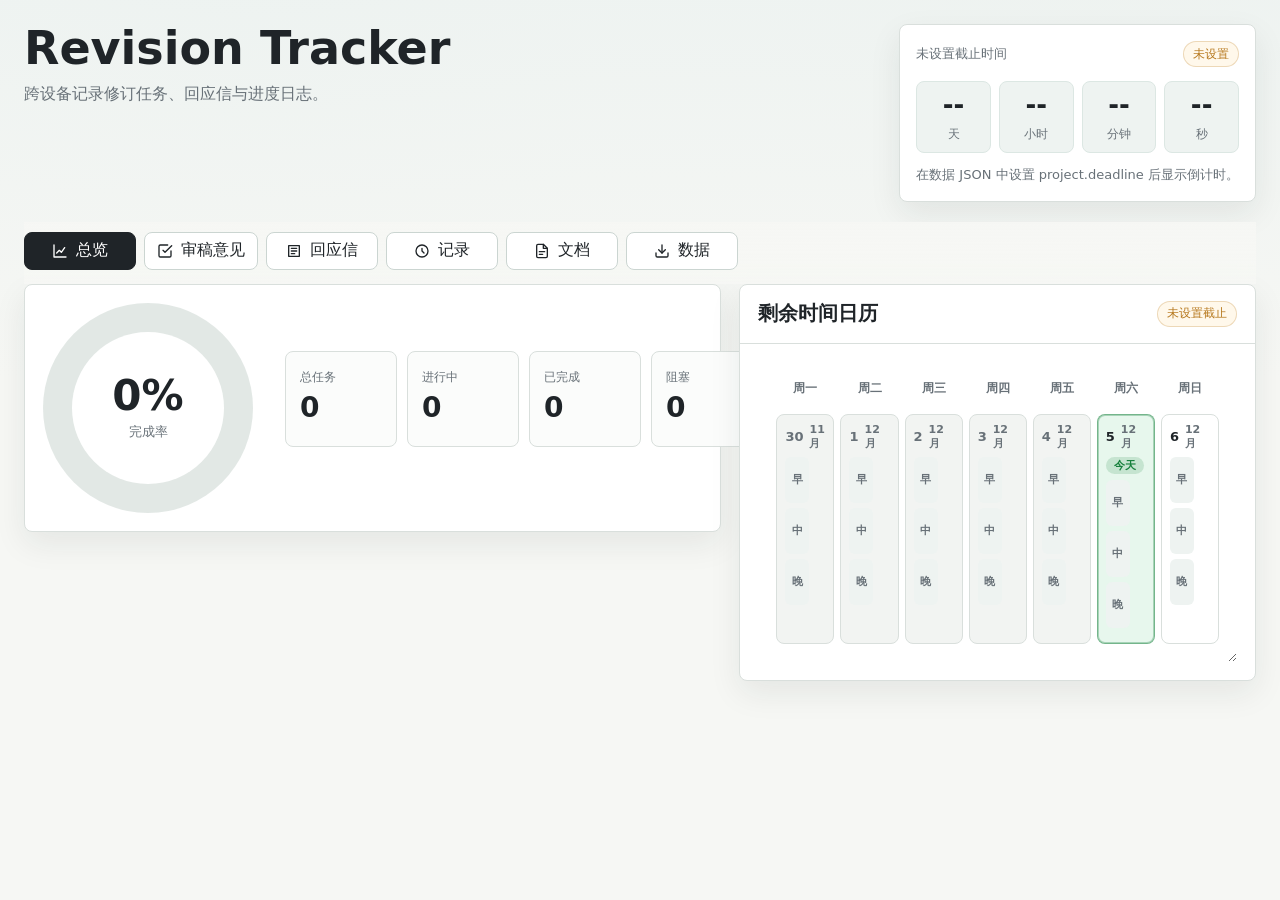
<file: revise_tool/revise-progress.html>
<!doctype html>
<html lang="zh-CN">
<head>
  <meta charset="utf-8">
  <meta name="viewport" content="width=device-width, initial-scale=1">
  <title>Revision Tracker</title>
  <style>
    :root {
      color-scheme: light;
      --bg: #f6f7f4;
      --surface: #ffffff;
      --surface-2: #eef3f1;
      --ink: #1f2428;
      --muted: #687178;
      --line: #d9dfdc;
      --accent: #0f766e;
      --accent-2: #2563eb;
      --warn: #b7791f;
      --danger: #b42318;
      --done: #16803c;
      --shadow: 0 12px 32px rgba(31, 36, 40, 0.08);
      --radius: 8px;
      font-family: Inter, ui-sans-serif, system-ui, -apple-system, BlinkMacSystemFont, "Segoe UI", "Microsoft YaHei", sans-serif;
    }

    * {
      box-sizing: border-box;
    }

    body {
      margin: 0;
      min-height: 100vh;
      background:
        linear-gradient(180deg, rgba(238, 243, 241, 0.95), rgba(246, 247, 244, 0.98) 42%),
        radial-gradient(circle at 20% 10%, rgba(15, 118, 110, 0.08), transparent 26%),
        radial-gradient(circle at 85% 8%, rgba(183, 121, 31, 0.08), transparent 24%),
        var(--bg);
      color: var(--ink);
    }

    button,
    input,
    select,
    textarea {
      font: inherit;
    }

    button {
      border: 1px solid var(--line);
      background: var(--surface);
      color: var(--ink);
      border-radius: var(--radius);
      cursor: pointer;
      min-height: 36px;
      padding: 0 12px;
      display: inline-flex;
      align-items: center;
      justify-content: center;
      gap: 8px;
      white-space: nowrap;
    }

    button:hover {
      border-color: #b7c1bd;
      background: #fbfcfb;
    }

    button:disabled {
      opacity: 0.62;
      cursor: not-allowed;
    }

    button.primary {
      background: var(--accent);
      color: #fff;
      border-color: var(--accent);
    }

    button.danger {
      color: var(--danger);
      border-color: rgba(180, 35, 24, 0.24);
    }

    input,
    select,
    textarea {
      width: 100%;
      border: 1px solid var(--line);
      border-radius: var(--radius);
      background: #fff;
      color: var(--ink);
      min-height: 36px;
      padding: 8px 10px;
    }

    textarea {
      min-height: 92px;
      resize: vertical;
      line-height: 1.5;
    }

    .icon {
      width: 16px;
      height: 16px;
      stroke: currentColor;
      stroke-width: 2;
      fill: none;
      stroke-linecap: round;
      stroke-linejoin: round;
      flex: 0 0 auto;
    }

    .shell {
      max-width: 1480px;
      margin: 0 auto;
      padding: 24px;
    }

    header {
      display: grid;
      grid-template-columns: minmax(0, 1fr) auto;
      align-items: start;
      gap: 20px;
      margin-bottom: 20px;
    }

    h1,
    h2,
    h3,
    p {
      margin: 0;
    }

    h1 {
      font-size: clamp(28px, 4vw, 46px);
      line-height: 1.05;
      letter-spacing: 0;
    }

    h2 {
      font-size: 20px;
      line-height: 1.25;
      letter-spacing: 0;
    }

    h3 {
      font-size: 15px;
      line-height: 1.25;
      letter-spacing: 0;
    }

    .subhead {
      max-width: 820px;
      margin-top: 10px;
      color: var(--muted);
      line-height: 1.55;
    }

    .deadline-box {
      width: min(520px, 100%);
      background: var(--surface);
      border: 1px solid var(--line);
      border-radius: var(--radius);
      box-shadow: var(--shadow);
      padding: 16px;
    }

    .deadline-title {
      display: flex;
      align-items: center;
      justify-content: space-between;
      gap: 12px;
      color: var(--muted);
      font-size: 13px;
    }

    .countdown {
      display: grid;
      grid-template-columns: repeat(4, minmax(70px, 1fr));
      gap: 8px;
      margin-top: 14px;
    }

    .time-cell {
      background: var(--surface-2);
      border: 1px solid #dce7e3;
      border-radius: var(--radius);
      min-height: 72px;
      display: grid;
      place-items: center;
      padding: 8px;
    }

    .time-cell strong {
      display: block;
      font-size: 26px;
      line-height: 1;
      font-variant-numeric: tabular-nums;
    }

    .time-cell span {
      display: block;
      margin-top: 5px;
      color: var(--muted);
      font-size: 12px;
    }

    .deadline-meta {
      margin-top: 12px;
      color: var(--muted);
      font-size: 13px;
      line-height: 1.5;
    }

    .tabs {
      position: sticky;
      top: 0;
      z-index: 20;
      display: flex;
      gap: 8px;
      padding: 10px 0 14px;
      background: linear-gradient(180deg, rgba(246, 247, 244, 0.98), rgba(246, 247, 244, 0.9));
      backdrop-filter: blur(8px);
      overflow-x: auto;
    }

    .tab-button {
      min-width: 112px;
      height: 38px;
      border-color: #cbd5d1;
    }

    .tab-button.active {
      background: #1f2428;
      color: #fff;
      border-color: #1f2428;
    }

    .view {
      display: none;
    }

    .view.active {
      display: block;
    }

    #data.active {
      display: grid;
      gap: 18px;
    }

    .overview-grid {
      display: grid;
      grid-template-columns: 1.35fr 1fr;
      gap: 18px;
      align-items: start;
    }

    .band,
    .panel {
      background: var(--surface);
      border: 1px solid var(--line);
      border-radius: var(--radius);
      box-shadow: var(--shadow);
    }

    .band {
      padding: 18px;
    }

    .panel-head {
      display: flex;
      align-items: center;
      justify-content: space-between;
      gap: 12px;
      padding: 16px 18px;
      border-bottom: 1px solid var(--line);
    }

    .panel-head .actions {
      display: flex;
      flex-wrap: wrap;
      gap: 8px;
      justify-content: flex-end;
    }

    .progress-wrap {
      display: grid;
      grid-template-columns: 220px minmax(0, 1fr);
      gap: 22px;
      align-items: center;
    }

    .ring {
      width: 210px;
      aspect-ratio: 1;
      border-radius: 50%;
      display: grid;
      place-items: center;
      background: conic-gradient(var(--accent) var(--progress), #e2e8e5 0);
      position: relative;
    }

    .ring::after {
      content: "";
      width: 152px;
      aspect-ratio: 1;
      border-radius: 50%;
      background: var(--surface);
      position: absolute;
    }

    .ring-label {
      position: relative;
      z-index: 1;
      text-align: center;
    }

    .ring-label strong {
      display: block;
      font-size: 42px;
      line-height: 1;
      font-variant-numeric: tabular-nums;
    }

    .ring-label span {
      display: block;
      margin-top: 6px;
      color: var(--muted);
      font-size: 13px;
    }

    .metrics {
      display: grid;
      grid-template-columns: repeat(4, minmax(112px, 1fr));
      gap: 10px;
    }

    .metric {
      min-height: 96px;
      padding: 14px;
      border: 1px solid var(--line);
      border-radius: var(--radius);
      background: #fbfcfb;
    }

    .metric span {
      color: var(--muted);
      font-size: 12px;
    }

    .metric strong {
      display: block;
      margin-top: 8px;
      font-size: 28px;
      line-height: 1;
      font-variant-numeric: tabular-nums;
    }

    .lane-grid {
      display: grid;
      grid-template-columns: repeat(auto-fit, minmax(150px, 1fr));
      gap: 10px;
      margin-top: 18px;
    }

    .lane {
      border: 1px solid var(--line);
      border-radius: var(--radius);
      min-height: 130px;
      padding: 12px;
      background: #fbfcfb;
    }

    .lane-title {
      display: flex;
      align-items: center;
      justify-content: space-between;
      gap: 8px;
      color: var(--muted);
      font-size: 12px;
      margin-bottom: 10px;
    }

    .lane-title strong {
      color: var(--ink);
      font-size: 14px;
      word-break: keep-all;
    }

    .lane-bar {
      height: 8px;
      border-radius: 999px;
      background: #e5ebe8;
      overflow: hidden;
    }

    .lane-bar > span {
      display: block;
      height: 100%;
      width: var(--lane-progress);
      background: var(--accent-2);
    }

    .lane small {
      display: block;
      color: var(--muted);
      line-height: 1.45;
      margin-top: 12px;
    }

    .overview-opinion-list {
      display: grid;
      grid-template-columns: 1fr;
      gap: 8px;
      margin-top: 18px;
    }

    .opinion-overview-row {
      width: 100%;
      min-height: 42px;
      justify-content: flex-start;
      gap: 10px;
      padding: 8px 10px;
      border-color: var(--line);
      background: #fbfcfb;
      text-align: left;
      white-space: normal;
    }

    .opinion-overview-row:hover {
      border-color: rgba(15, 118, 110, 0.35);
      background: #f5faf8;
    }

    .opinion-overview-row span:last-child {
      min-width: 0;
      overflow: hidden;
      text-overflow: ellipsis;
      white-space: nowrap;
      color: var(--ink);
      font-size: 13px;
    }

    .timeline {
      display: grid;
      gap: 10px;
      padding: 18px;
    }

    .milestone {
      display: grid;
      grid-template-columns: 106px minmax(0, 1fr) auto;
      gap: 12px;
      align-items: center;
      padding: 12px;
      border: 1px solid var(--line);
      border-radius: var(--radius);
      background: #fbfcfb;
    }

    .milestone time {
      font-variant-numeric: tabular-nums;
      color: var(--muted);
      font-size: 13px;
    }

    .milestone strong {
      display: block;
      font-size: 14px;
      margin-bottom: 4px;
    }

    .milestone span {
      color: var(--muted);
      font-size: 13px;
      line-height: 1.45;
    }

    .remaining-calendar {
      display: grid;
      gap: 10px;
      padding: 18px;
      width: 100%;
      min-width: 360px;
      min-height: 300px;
      resize: both;
      overflow: auto;
    }

    .calendar-weekdays,
    .calendar-grid {
      display: grid;
      grid-template-columns: repeat(7, minmax(0, 1fr));
      gap: 6px;
    }

    .calendar-weekdays span {
      color: var(--muted);
      font-size: 12px;
      text-align: center;
      font-weight: 700;
    }

    .calendar-day {
      min-height: 184px;
      padding: 8px;
      border: 1px solid var(--line);
      border-radius: var(--radius);
      background: #fff;
      display: grid;
      align-content: start;
      gap: 6px;
    }

    .calendar-day.past {
      background: #f2f4f2;
      color: var(--muted);
    }

    .calendar-day.today {
      border-color: rgba(22, 128, 60, 0.55);
      background: #e7f7ed;
      box-shadow: inset 0 0 0 1px rgba(22, 128, 60, 0.3);
    }

    .calendar-marks {
      display: flex;
      flex-wrap: wrap;
      gap: 4px;
    }

    .calendar-mark {
      display: inline-flex;
      align-items: center;
      padding: 1px 8px;
      border-radius: 999px;
      font-size: 11px;
      font-weight: 600;
      background: var(--surface-2);
      color: var(--muted);
    }

    .calendar-mark.today {
      background: rgba(22, 128, 60, 0.16);
      color: var(--done);
    }

    .calendar-mark.deadline {
      background: rgba(180, 35, 24, 0.12);
      color: var(--danger);
    }

    .calendar-slots {
      display: grid;
      gap: 5px;
    }

    .calendar-slot {
      display: grid;
      grid-template-columns: 24px minmax(0, 1fr);
      gap: 6px;
      align-items: stretch;
    }

    .calendar-slot-label {
      display: flex;
      align-items: center;
      justify-content: center;
      font-size: 11px;
      font-weight: 700;
      color: var(--muted);
      background: var(--surface-2);
      border-radius: 6px;
    }

    .calendar-day.deadline {
      border-color: rgba(180, 35, 24, 0.35);
      background: #fff7f5;
    }

    .calendar-date {
      display: flex;
      align-items: center;
      justify-content: space-between;
      gap: 6px;
      font-variant-numeric: tabular-nums;
      font-size: 13px;
      font-weight: 700;
    }

    .calendar-date small {
      color: var(--muted);
      font-size: 11px;
      font-weight: 600;
    }

    .calendar-note {
      min-height: 44px;
      padding: 5px 6px;
      border: 1px dashed transparent;
      border-radius: 6px;
      color: var(--ink);
      font-size: 12px;
      line-height: 1.4;
      white-space: pre-wrap;
      outline: none;
    }

    .calendar-note:focus {
      border-color: rgba(15, 118, 110, 0.38);
      background: #f5faf8;
    }

    .calendar-slot .calendar-note {
      min-height: 46px;
    }

    .badge {
      display: inline-flex;
      align-items: center;
      justify-content: center;
      min-height: 26px;
      padding: 0 9px;
      border-radius: 999px;
      border: 1px solid var(--line);
      background: #fff;
      color: var(--muted);
      font-size: 12px;
      white-space: nowrap;
    }

    .badge.high {
      color: var(--danger);
      border-color: rgba(180, 35, 24, 0.25);
      background: #fff7f5;
    }

    .badge.medium {
      color: var(--warn);
      border-color: rgba(183, 121, 31, 0.25);
      background: #fff8eb;
    }

    .badge.low {
      color: var(--accent);
      border-color: rgba(15, 118, 110, 0.25);
      background: #effaf7;
    }

    .task-tools {
      display: grid;
      grid-template-columns: minmax(160px, 1fr) repeat(3, minmax(130px, 170px));
      gap: 10px;
      padding: 16px 18px;
      border-bottom: 1px solid var(--line);
      background: #fbfcfb;
    }

    .task-list {
      display: grid;
      gap: 12px;
      padding: 18px;
    }

    .task-card {
      border: 1px solid var(--line);
      border-radius: var(--radius);
      background: #fff;
      overflow: hidden;
    }

    .task-card.jump-highlight {
      border-color: rgba(37, 99, 235, 0.48);
      box-shadow: 0 0 0 2px rgba(37, 99, 235, 0.16);
    }

    .task-main {
      display: grid;
      grid-template-columns: minmax(0, 1fr) 230px;
      gap: 16px;
      padding: 14px;
      align-items: start;
    }

    .task-title-row {
      display: flex;
      align-items: center;
      flex-wrap: wrap;
      gap: 8px;
      margin-bottom: 8px;
    }

    .task-title-row h3 {
      min-width: min(100%, 280px);
    }

    .task-summary {
      color: var(--ink);
      line-height: 1.55;
      font-size: 14px;
    }

    .task-comment {
      color: var(--muted);
      line-height: 1.55;
      font-size: 14px;
    }

    .opinion-details {
      margin-top: 12px;
      border: 1px solid var(--line);
      border-radius: var(--radius);
      background: #fbfcfb;
      overflow: hidden;
    }

    .opinion-details summary {
      min-height: 38px;
      padding: 9px 12px;
      cursor: pointer;
      color: var(--ink);
      font-size: 13px;
      font-weight: 700;
      list-style-position: inside;
    }

    .opinion-body {
      padding: 0 12px 12px;
      border-top: 1px solid var(--line);
    }

    .opinion-body h4 {
      margin: 12px 0 10px;
      font-size: 13px;
      line-height: 1.25;
    }

    .opinion-text {
      border: 1px solid #dfe6e3;
      border-radius: var(--radius);
      background: #fff;
      padding: 12px;
      color: var(--ink);
      font-size: 13px;
      line-height: 1.62;
      white-space: pre-wrap;
    }

    .response-idea {
      margin-top: 12px;
      border: 1px solid rgba(37, 99, 235, 0.28);
      border-radius: var(--radius);
      background: #f5f8ff;
      padding: 10px 12px;
    }

    .response-idea .field-label {
      display: flex;
      align-items: center;
      gap: 6px;
      color: var(--accent-2);
      font-weight: 700;
      margin-bottom: 8px;
    }

    .response-idea textarea {
      min-height: 84px;
      background: #fff;
      border-color: rgba(37, 99, 235, 0.24);
    }

    .response-idea textarea:focus {
      border-color: var(--accent-2);
      outline: none;
      box-shadow: 0 0 0 2px rgba(37, 99, 235, 0.14);
    }

    .task-side {
      display: grid;
      gap: 8px;
      align-content: start;
    }

    .completion-select {
      min-height: 40px;
    }

    .field-label {
      display: block;
      color: var(--muted);
      font-size: 12px;
      margin-bottom: 5px;
    }

    .full {
      grid-column: 1 / -1;
    }

    .workspace-grid {
      display: grid;
      grid-template-columns: minmax(0, 1.2fr) minmax(320px, 0.8fr);
      gap: 18px;
      align-items: start;
    }

    .form-grid {
      display: grid;
      grid-template-columns: repeat(2, minmax(0, 1fr));
      gap: 12px;
      padding: 18px;
    }

    .form-grid .wide {
      grid-column: 1 / -1;
    }

    .sync-status {
      min-height: 42px;
      padding: 10px 12px;
      border: 1px solid var(--line);
      border-radius: var(--radius);
      background: #fbfcfb;
      color: var(--muted);
      font-size: 13px;
      line-height: 1.55;
      white-space: pre-wrap;
    }

    .check-row {
      display: flex;
      align-items: center;
      gap: 9px;
      color: var(--ink);
      font-size: 13px;
    }

    .check-row input {
      width: auto;
      min-height: auto;
      flex: 0 0 auto;
    }

    .response-block {
      padding: 18px;
      display: grid;
      gap: 14px;
    }

    .letter-preview {
      min-height: 420px;
      padding: 16px;
      white-space: pre-wrap;
      line-height: 1.58;
      font-family: ui-monospace, SFMono-Regular, Menlo, Monaco, Consolas, "Liberation Mono", monospace;
      font-size: 13px;
      background: #fbfcfb;
      border-top: 1px solid var(--line);
      overflow: auto;
    }

    .log-list {
      display: grid;
      gap: 10px;
      padding: 18px;
    }

    .log-entry {
      border: 1px solid var(--line);
      border-radius: var(--radius);
      background: #fff;
      padding: 12px;
      display: grid;
      grid-template-columns: minmax(0, 1fr) auto;
      gap: 10px;
    }

    .log-entry time {
      display: block;
      color: var(--muted);
      font-size: 12px;
      margin-bottom: 5px;
    }

    .log-entry p {
      line-height: 1.5;
      font-size: 14px;
    }

    .empty {
      padding: 28px;
      color: var(--muted);
      text-align: center;
      border: 1px dashed #c6d0cc;
      border-radius: var(--radius);
      background: #fbfcfb;
    }

    .toast {
      position: fixed;
      right: 20px;
      bottom: 20px;
      max-width: min(420px, calc(100vw - 40px));
      background: #1f2428;
      color: #fff;
      border-radius: var(--radius);
      padding: 12px 14px;
      box-shadow: var(--shadow);
      opacity: 0;
      transform: translateY(12px);
      pointer-events: none;
      transition: opacity 160ms ease, transform 160ms ease;
      z-index: 50;
      line-height: 1.45;
    }

    .toast.show {
      opacity: 1;
      transform: translateY(0);
    }

    @media (max-width: 1120px) {
      header,
      .overview-grid,
      .workspace-grid,
      .progress-wrap {
        grid-template-columns: 1fr;
      }

      .deadline-box {
        width: 100%;
      }

      .metrics,
      .lane-grid {
        grid-template-columns: repeat(2, minmax(0, 1fr));
      }

      .ring {
        margin: 0 auto;
      }
    }

    @media (max-width: 760px) {
      .shell {
        padding: 16px;
      }

      .countdown,
      .metrics,
      .lane-grid,
      .task-tools,
      .task-main,
      .opinion-body,
      .form-grid,
      .milestone {
        grid-template-columns: 1fr;
      }

      .panel-head {
        align-items: flex-start;
        flex-direction: column;
      }

      .panel-head .actions,
      .tabs {
        width: 100%;
      }

      .remaining-calendar {
        overflow-x: auto;
      }

      .calendar-weekdays,
      .calendar-grid {
        min-width: 560px;
      }

      .tab-button {
        min-width: 96px;
      }

      .ring {
        width: min(210px, 78vw);
      }
    }
  </style>
</head>
<body>
  <div class="shell">
    <header>
      <div>
        <h1 id="projectTitle">Revision Tracker</h1>
        <p class="subhead" id="projectSubtitle">跨设备记录修订任务、回应信与进度日志。</p>
      </div>
      <section class="deadline-box" aria-label="deadline">
        <div class="deadline-title">
          <span id="deadlineLabel">未设置截止时间</span>
          <span class="badge high" id="deadlineState">倒计时</span>
        </div>
        <div class="countdown" id="countdown">
          <div class="time-cell"><strong id="days">--</strong><span>天</span></div>
          <div class="time-cell"><strong id="hours">--</strong><span>小时</span></div>
          <div class="time-cell"><strong id="minutes">--</strong><span>分钟</span></div>
          <div class="time-cell"><strong id="seconds">--</strong><span>秒</span></div>
        </div>
        <p class="deadline-meta" id="deadlineMeta">在数据 JSON 中设置 project.deadline 后显示倒计时。</p>
      </section>
    </header>

    <nav class="tabs" aria-label="views">
      <button class="tab-button active" data-view="overview">
        <svg class="icon" viewBox="0 0 24 24" aria-hidden="true"><path d="M3 3v18h18"></path><path d="M7 15l4-4 3 3 5-7"></path></svg>
        总览
      </button>
      <button class="tab-button" data-view="tasks">
        <svg class="icon" viewBox="0 0 24 24" aria-hidden="true"><path d="M9 11l3 3L22 4"></path><path d="M21 12v7a2 2 0 0 1-2 2H5a2 2 0 0 1-2-2V5a2 2 0 0 1 2-2h11"></path></svg>
        审稿意见
      </button>
      <button class="tab-button" data-view="letter">
        <svg class="icon" viewBox="0 0 24 24" aria-hidden="true"><path d="M4 4h16v16H4z"></path><path d="M8 8h8"></path><path d="M8 12h8"></path><path d="M8 16h5"></path></svg>
        回应信
      </button>
      <button class="tab-button" data-view="log">
        <svg class="icon" viewBox="0 0 24 24" aria-hidden="true"><path d="M12 8v4l3 3"></path><circle cx="12" cy="12" r="9"></circle></svg>
        记录
      </button>
      <button class="tab-button" data-view="docs">
        <svg class="icon" viewBox="0 0 24 24" aria-hidden="true"><path d="M14 2H6a2 2 0 0 0-2 2v16a2 2 0 0 0 2 2h12a2 2 0 0 0 2-2V8z"></path><path d="M14 2v6h6"></path><path d="M8 13h8"></path><path d="M8 17h5"></path></svg>
        文档
      </button>
      <button class="tab-button" data-view="data">
        <svg class="icon" viewBox="0 0 24 24" aria-hidden="true"><path d="M21 15v4a2 2 0 0 1-2 2H5a2 2 0 0 1-2-2v-4"></path><path d="M7 10l5 5 5-5"></path><path d="M12 15V3"></path></svg>
        数据
      </button>
    </nav>

    <main>
      <section id="overview" class="view active">
        <div class="overview-grid">
          <section class="band">
            <div class="progress-wrap">
              <div class="ring" id="progressRing" style="--progress: 0deg">
                <div class="ring-label">
                  <strong id="progressPercent">0%</strong>
                  <span>完成率</span>
                </div>
              </div>
              <div>
                <div class="metrics">
                  <div class="metric"><span>总任务</span><strong id="metricTotal">0</strong></div>
                  <div class="metric"><span>进行中</span><strong id="metricDoing">0</strong></div>
                  <div class="metric"><span>已完成</span><strong id="metricDone">0</strong></div>
                  <div class="metric"><span>阻塞</span><strong id="metricBlocked">0</strong></div>
                </div>
                <div class="lane-grid" id="laneGrid"></div>
              </div>
            </div>
          </section>

          <section class="panel">
            <div class="panel-head">
              <h2>剩余时间日历</h2>
              <span class="badge medium" id="nextMilestone">剩余时间</span>
            </div>
            <div class="timeline" id="timeline"></div>
          </section>
        </div>
      </section>

      <section id="tasks" class="view">
        <section class="panel">
          <div class="panel-head">
            <h2>审稿意见逐条清单</h2>
            <div class="actions">
              <button id="expandNotesBtn">
                <svg class="icon" viewBox="0 0 24 24" aria-hidden="true"><path d="M15 3h6v6"></path><path d="M10 14L21 3"></path><path d="M9 21H3v-6"></path><path d="M14 10L3 21"></path></svg>
                展开原意见
              </button>
              <button id="addTaskBtn" class="primary">
                <svg class="icon" viewBox="0 0 24 24" aria-hidden="true"><path d="M12 5v14"></path><path d="M5 12h14"></path></svg>
                添加意见
              </button>
            </div>
          </div>
          <div class="task-tools">
            <label>
              <span class="field-label">搜索</span>
              <input id="taskSearch" type="search" placeholder="搜索来源、状态、任务、备注...">
            </label>
            <label>
              <span class="field-label">来源</span>
              <select id="sourceFilter"></select>
            </label>
            <label>
              <span class="field-label">状态</span>
              <select id="statusFilter"></select>
            </label>
            <label>
              <span class="field-label">类型</span>
              <select id="typeFilter"></select>
            </label>
          </div>
          <div class="task-list" id="taskList"></div>
        </section>
      </section>

      <section id="letter" class="view">
        <div class="workspace-grid">
          <section class="panel">
            <div class="panel-head">
              <h2>回应信草稿区</h2>
              <div class="actions">
                <button id="copyLetterBtn">
                  <svg class="icon" viewBox="0 0 24 24" aria-hidden="true"><path d="M8 8h12v12H8z"></path><path d="M4 16V4h12"></path></svg>
                  复制
                </button>
                <button id="downloadLetterBtn">
                  <svg class="icon" viewBox="0 0 24 24" aria-hidden="true"><path d="M21 15v4a2 2 0 0 1-2 2H5a2 2 0 0 1-2-2v-4"></path><path d="M7 10l5 5 5-5"></path><path d="M12 15V3"></path></svg>
                  下载 TXT
                </button>
              </div>
            </div>
            <div class="response-block">
              <label>
                <span class="field-label">总体回应</span>
                <textarea id="globalResponse"></textarea>
              </label>
              <label>
                <span class="field-label">稿件修改摘要</span>
                <textarea id="changeSummary"></textarea>
              </label>
            </div>
            <pre class="letter-preview" id="letterPreview"></pre>
          </section>

          <section class="panel">
            <div class="panel-head">
              <h2>回应覆盖率</h2>
              <span class="badge low" id="coverageBadge">0 / 0</span>
            </div>
            <div class="timeline" id="coverageList"></div>
          </section>
        </div>
      </section>

      <section id="log" class="view">
        <div class="workspace-grid">
          <section class="panel">
            <div class="panel-head">
              <h2>修订日志</h2>
              <button id="addLogBtn" class="primary">
                <svg class="icon" viewBox="0 0 24 24" aria-hidden="true"><path d="M12 5v14"></path><path d="M5 12h14"></path></svg>
                添加记录
              </button>
            </div>
            <div class="log-list" id="logList"></div>
          </section>

          <section class="panel">
            <div class="panel-head">
              <h2>新增记录</h2>
            </div>
            <div class="form-grid">
              <label>
                <span class="field-label">时间</span>
                <input id="logTime" type="datetime-local">
              </label>
              <label>
                <span class="field-label">类别</span>
                <select id="logCategory">
                  <option>Manuscript</option>
                  <option>Response Letter</option>
                  <option>Experiment</option>
                  <option>Theory</option>
                  <option>Meeting</option>
                </select>
              </label>
              <label class="wide">
                <span class="field-label">内容</span>
                <textarea id="logText" placeholder="今天完成了什么，哪些还需要确认。"></textarea>
              </label>
            </div>
          </section>
        </div>
      </section>

      <section id="docs" class="view">
        <section class="panel">
          <div class="panel-head">
            <h2>私有文档</h2>
            <span class="badge medium">需要 GitHub token</span>
          </div>
          <div class="task-list">
            <article class="log-entry">
              <div>
                <time>Private HTML</time>
                <p>英文回应草稿</p>
              </div>
              <button class="primary" data-private-doc="docs/rebuttal-draft-en.html">
                <svg class="icon" viewBox="0 0 24 24" aria-hidden="true"><path d="M18 13v6a2 2 0 0 1-2 2H5a2 2 0 0 1-2-2V8a2 2 0 0 1 2-2h6"></path><path d="M15 3h6v6"></path><path d="M10 14L21 3"></path></svg>
                打开
              </button>
            </article>
            <article class="log-entry">
              <div>
                <time>Private HTML</time>
                <p>中文回应草稿</p>
              </div>
              <button class="primary" data-private-doc="docs/rebuttal-draft-zh.html">
                <svg class="icon" viewBox="0 0 24 24" aria-hidden="true"><path d="M18 13v6a2 2 0 0 1-2 2H5a2 2 0 0 1-2-2V8a2 2 0 0 1 2-2h6"></path><path d="M15 3h6v6"></path><path d="M10 14L21 3"></path></svg>
                打开
              </button>
            </article>
          </div>
        </section>
      </section>

      <section id="data" class="view">
        <section class="panel">
          <div class="panel-head">
            <h2>GitHub 同步</h2>
            <div class="actions">
              <button id="githubSaveConfigBtn">
                <svg class="icon" viewBox="0 0 24 24" aria-hidden="true"><path d="M19 21H5a2 2 0 0 1-2-2V5a2 2 0 0 1 2-2h11l5 5v11a2 2 0 0 1-2 2z"></path><path d="M17 21v-8H7v8"></path><path d="M7 3v5h8"></path></svg>
                保存配置
              </button>
              <button id="githubPullBtn">
                <svg class="icon" viewBox="0 0 24 24" aria-hidden="true"><path d="M21 15v4a2 2 0 0 1-2 2H5a2 2 0 0 1-2-2v-4"></path><path d="M7 10l5 5 5-5"></path><path d="M12 15V3"></path></svg>
                拉取远端
              </button>
              <button id="githubPushBtn" class="primary">
                <svg class="icon" viewBox="0 0 24 24" aria-hidden="true"><path d="M21 15v4a2 2 0 0 1-2 2H5a2 2 0 0 1-2-2v-4"></path><path d="M17 8l-5-5-5 5"></path><path d="M12 3v12"></path></svg>
                推送当前数据
              </button>
              <button id="githubClearBtn" class="danger">
                <svg class="icon" viewBox="0 0 24 24" aria-hidden="true"><path d="M3 6h18"></path><path d="M8 6V4h8v2"></path><path d="M6 6l1 16h10l1-16"></path></svg>
                清除配置
              </button>
            </div>
          </div>
          <div class="form-grid">
            <label>
              <span class="field-label">Owner</span>
              <input id="githubOwner" type="text" autocomplete="off" placeholder="qiutao20">
            </label>
            <label>
              <span class="field-label">Repository</span>
              <input id="githubRepo" type="text" autocomplete="off" placeholder="private_data">
            </label>
            <label>
              <span class="field-label">Branch</span>
              <input id="githubBranch" type="text" autocomplete="off" placeholder="main">
            </label>
            <label>
              <span class="field-label">JSON path</span>
              <input id="githubPath" type="text" autocomplete="off" placeholder="revision-progress.json">
            </label>
            <label class="wide">
              <span class="field-label">Token</span>
              <input id="githubToken" type="password" autocomplete="off" placeholder="Fine-grained PAT with Contents read/write">
            </label>
            <label class="check-row">
              <input id="githubAutoPull" type="checkbox">
              打开页面后自动拉取远端
            </label>
            <label class="check-row">
              <input id="githubAutoPush" type="checkbox">
              修改后自动推送到 GitHub
            </label>
            <label class="wide">
              <span class="field-label">同步状态</span>
              <div id="githubStatus" class="sync-status">未配置 GitHub 同步。</div>
            </label>
          </div>
        </section>

        <section class="panel">
          <div class="panel-head">
            <h2>数据导入导出</h2>
            <div class="actions">
              <button id="linkFileBtn">
                <svg class="icon" viewBox="0 0 24 24" aria-hidden="true"><path d="M21 15v4a2 2 0 0 1-2 2H5a2 2 0 0 1-2-2v-4"></path><path d="M17 8l-5-5-5 5"></path><path d="M12 3v12"></path></svg>
                链接本地文件
              </button>
              <button id="exportBtn" class="primary">
                <svg class="icon" viewBox="0 0 24 24" aria-hidden="true"><path d="M21 15v4a2 2 0 0 1-2 2H5a2 2 0 0 1-2-2v-4"></path><path d="M7 10l5 5 5-5"></path><path d="M12 15V3"></path></svg>
                导出 JSON
              </button>
              <button id="resetBtn" class="danger">
                <svg class="icon" viewBox="0 0 24 24" aria-hidden="true"><path d="M3 6h18"></path><path d="M8 6V4h8v2"></path><path d="M6 6l1 16h10l1-16"></path><path d="M10 11v6"></path><path d="M14 11v6"></path></svg>
                重置
              </button>
            </div>
          </div>
          <div class="form-grid">
            <label class="wide">
              <span class="field-label">本地文件自动保存</span>
              <div id="fileStatus" style="color: var(--muted); font-size: 13px; line-height: 1.55;">未链接本地文件（数据仅存于浏览器）。</div>
            </label>
            <label class="wide">
              <span class="field-label">导入 JSON</span>
              <input id="importFile" type="file" accept="application/json">
            </label>
            <label class="wide">
              <span class="field-label">当前数据快照</span>
              <textarea id="dataSnapshot" readonly></textarea>
            </label>
          </div>
        </section>
      </section>
    </main>
  </div>

  <div class="toast" id="toast" role="status" aria-live="polite"></div>

  <script>
    const STORAGE_KEY = "revision-tracker-state-v1";
    const SYNC_CONFIG_KEY = "revision-tracker-github-sync-v1";
    const GITHUB_API_ROOT = "https://api.github.com";
    const GITHUB_API_VERSION = "2022-11-28";
    const HAD_LOCAL_STATE = Boolean(localStorage.getItem(STORAGE_KEY));
    const LOCAL_DATA_PARAM = new URLSearchParams(window.location.search).get("data");
    const LOCAL_DATA_PATH = LOCAL_DATA_PARAM || "revision-progress.json";

    const statusOptions = [
      { value: "todo", label: "未开始" },
      { value: "doing", label: "进行中" },
      { value: "done", label: "已完成" },
      { value: "blocked", label: "阻塞" }
    ];
    const completionOptions = [
      { value: "All", label: "All" },
      { value: "todo", label: "未完成" },
      { value: "done", label: "已完成" }
    ];

    const typeOptions = ["All", "Theory", "Method", "Experiment", "Writing", "Response"];
    const sourceOptions = ["All"];

    const defaultTasks = [];
    const defaultMilestones = [];

    const defaultProject = {
      title: "Revision Tracker",
      subtitle: "跨设备记录修订任务、回应信与进度日志。",
      deadline: "",
      deadlineLabel: "未设置截止时间",
      deadlineMeta: "在数据 JSON 中设置 project.deadline 后显示倒计时。"
    };

    const defaultState = {
      project: defaultProject,
      tasks: defaultTasks,
      logs: [],
      calendarNotes: {},
      milestones: defaultMilestones,
      ui: {
        notesExpanded: false
      },
      letter: {
        globalResponse: "",
        changeSummary: ""
      }
    };

    const defaultGithubSyncConfig = {
      owner: "qiutao20",
      repo: "private_data",
      branch: "main",
      path: "revision-progress.json",
      token: "",
      autoPull: true,
      autoPush: false,
      sha: "",
      lastSyncedAt: "",
      dirty: false
    };

    let state = loadState();
    let githubSync = loadGithubSyncConfig();
    let githubWriteTimer = null;
    let githubRequestInFlight = false;
    let filters = {
      search: "",
      source: "All",
      status: "All",
      type: "All"
    };

    function clone(value) {
      return JSON.parse(JSON.stringify(value));
    }

    function mergeDefaultTasks(rawTasks) {
      const savedTasks = Array.isArray(rawTasks) ? rawTasks : [];
      const taskMap = new Map(savedTasks.map(task => [task.id, task]));
      const mergedTasks = defaultTasks.map(task => {
        const savedTask = taskMap.get(task.id) || {};
        return {
          ...task,
          due: savedTask.due ?? task.due,
          status: savedTask.status ?? task.status,
          notes: savedTask.notes ?? task.notes,
          response: savedTask.response ?? task.response,
          manuscript: savedTask.manuscript ?? task.manuscript
        };
      });
      const customTasks = savedTasks.filter(task => task.id && !defaultTasks.some(base => base.id === task.id));
      return [...mergedTasks, ...customTasks];
    }

    function normalizeCalendarNotes(notes) {
      const source = notes && typeof notes === "object" ? notes : {};
      const result = {};
      Object.keys(source).forEach(key => {
        // 旧数据：每天一个备注（键形如 2026-06-08）→ 迁移到“早”子块。
        if (/^\d{4}-\d{2}-\d{2}$/.test(key)) {
          const target = `${key}@early`;
          if (source[key] && !(target in source)) result[target] = source[key];
        } else {
          result[key] = source[key];
        }
      });
      return result;
    }

    function normalizeState(input, fallback = defaultState) {
      const source = input && typeof input === "object" ? input : {};
      const base = fallback && typeof fallback === "object" ? fallback : defaultState;
      const rawTasks = Array.isArray(source.tasks) ? source.tasks : base.tasks;
      return {
        project: { ...defaultProject, ...(base.project || {}), ...(source.project || {}) },
        tasks: mergeDefaultTasks(rawTasks),
        logs: Array.isArray(source.logs) ? source.logs : (Array.isArray(base.logs) ? base.logs : []),
        calendarNotes: normalizeCalendarNotes(source.calendarNotes && typeof source.calendarNotes === "object" ? source.calendarNotes : (base.calendarNotes || {})),
        milestones: Array.isArray(source.milestones) ? source.milestones : (Array.isArray(base.milestones) ? base.milestones : []),
        ui: { ...defaultState.ui, ...(base.ui || {}), ...(source.ui || {}), notesExpanded: false },
        letter: { ...defaultState.letter, ...(base.letter || {}), ...(source.letter || {}) }
      };
    }

    function loadState() {
      const saved = localStorage.getItem(STORAGE_KEY);
      if (!saved) return clone(defaultState);
      try {
        return normalizeState(JSON.parse(saved), defaultState);
      } catch (error) {
        console.warn(error);
        return clone(defaultState);
      }
    }

    function loadGithubSyncConfig() {
      const saved = localStorage.getItem(SYNC_CONFIG_KEY);
      if (!saved) return { ...defaultGithubSyncConfig };
      try {
        const parsed = JSON.parse(saved);
        return {
          ...defaultGithubSyncConfig,
          ...parsed,
          owner: parsed.owner || defaultGithubSyncConfig.owner,
          repo: parsed.repo || defaultGithubSyncConfig.repo,
          branch: parsed.branch || defaultGithubSyncConfig.branch,
          path: parsed.path || defaultGithubSyncConfig.path
        };
      } catch (error) {
        console.warn(error);
        return { ...defaultGithubSyncConfig };
      }
    }

    function saveGithubSyncConfig() {
      localStorage.setItem(SYNC_CONFIG_KEY, JSON.stringify(githubSync));
    }

    function saveState(options = {}) {
      localStorage.setItem(STORAGE_KEY, JSON.stringify(state, null, 2));
      updateSnapshot();
      writeToFile();
      if (options.github !== false) markGithubDirty();
    }

    // ===== 本地文件自动保存（File System Access API，需 Chrome/Edge） =====
    let fileHandle = null;
    let filePermissionGranted = false;
    let fileWriteTimer = null;

    function fsSupported() {
      return typeof window.showSaveFilePicker === "function";
    }

    function idbHandle(mode, value) {
      return new Promise((resolve, reject) => {
        const open = indexedDB.open("revision-tracker-fs", 1);
        open.onupgradeneeded = () => open.result.createObjectStore("handles");
        open.onerror = () => reject(open.error);
        open.onsuccess = () => {
          const db = open.result;
          const tx = db.transaction("handles", mode === "get" ? "readonly" : "readwrite");
          const store = tx.objectStore("handles");
          const req = mode === "get" ? store.get("file") : store.put(value, "file");
          req.onsuccess = () => resolve(req.result);
          req.onerror = () => reject(req.error);
        };
      });
    }

    async function checkPermission(handle, request) {
      const opts = { mode: "readwrite" };
      if ((await handle.queryPermission(opts)) === "granted") return true;
      if (request && (await handle.requestPermission(opts)) === "granted") return true;
      return false;
    }

    function writeToFile(immediate) {
      if (!fileHandle || !filePermissionGranted) return;
      const doWrite = async () => {
        try {
          const writable = await fileHandle.createWritable();
          await writable.write(JSON.stringify(state, null, 2));
          await writable.close();
        } catch (error) {
          console.error(error);
        }
      };
      clearTimeout(fileWriteTimer);
      if (immediate) return doWrite();
      fileWriteTimer = setTimeout(doWrite, 400);
    }

    function updateFileStatus() {
      const status = $("#fileStatus");
      const btn = $("#linkFileBtn");
      if (!status || !btn) return;
      if (fileHandle && filePermissionGranted) {
        status.textContent = `已链接：${fileHandle.name} —— 每次修改都会自动写入该文件。`;
        btn.lastChild.textContent = " 重新选择文件";
      } else if (fileHandle) {
        status.textContent = `已记住文件：${fileHandle.name}，点击“恢复写入”重新授权后继续自动保存。`;
        btn.lastChild.textContent = " 恢复写入";
      } else {
        status.textContent = fsSupported()
          ? "未链接本地文件（数据仅存于浏览器）。点击“链接本地文件”选择一个 .json 文件即可自动保存。"
          : "当前浏览器不支持自动写文件（建议用 Chrome/Edge）。可继续用“导出 JSON”手动备份。";
        btn.lastChild.textContent = " 链接本地文件";
      }
    }

    async function onLinkFile() {
      if (!fsSupported()) {
        showToast("当前浏览器不支持，请改用“导出 JSON”");
        return;
      }
      // 已有句柄但缺权限：仅重新授权，避免重新选文件。
      if (fileHandle && !filePermissionGranted) {
        filePermissionGranted = await checkPermission(fileHandle, true);
        if (filePermissionGranted) {
          await writeToFile(true);
          showToast("已恢复自动保存");
        }
        updateFileStatus();
        return;
      }
      try {
        const handle = await window.showSaveFilePicker({
          suggestedName: "revision-progress.json",
          types: [{ description: "JSON", accept: { "application/json": [".json"] } }]
        });
        fileHandle = handle;
        filePermissionGranted = await checkPermission(handle, true);
        await idbHandle("put", handle);
        await writeToFile(true);
        updateFileStatus();
        showToast("已链接本地文件，之后会自动保存");
      } catch (error) {
        if (error && error.name !== "AbortError") {
          console.error(error);
          showToast("链接失败");
        }
      }
    }

    async function restoreFileLink() {
      if (!fsSupported()) {
        updateFileStatus();
        return;
      }
      try {
        const handle = await idbHandle("get");
        if (handle) {
          fileHandle = handle;
          filePermissionGranted = await checkPermission(handle, false);
        }
      } catch (error) {
        console.error(error);
      }
      updateFileStatus();
    }

    // ===== GitHub JSON 同步 =====
    function isGithubConfigured(requireToken = true) {
      return Boolean(
        githubSync.owner &&
        githubSync.repo &&
        githubSync.branch &&
        githubSync.path &&
        (!requireToken || githubSync.token)
      );
    }

    function syncEditableControlsFromState() {
      const globalResponse = $("#globalResponse");
      const changeSummary = $("#changeSummary");
      if (globalResponse) globalResponse.value = state.letter.globalResponse;
      if (changeSummary) changeSummary.value = state.letter.changeSummary;
    }

    function populateGithubInputs() {
      const values = {
        githubOwner: githubSync.owner,
        githubRepo: githubSync.repo,
        githubBranch: githubSync.branch || "main",
        githubPath: githubSync.path || defaultGithubSyncConfig.path,
        githubToken: githubSync.token
      };
      Object.entries(values).forEach(([id, value]) => {
        const input = $(`#${id}`);
        if (input) input.value = value || "";
      });
      const autoPull = $("#githubAutoPull");
      const autoPush = $("#githubAutoPush");
      if (autoPull) autoPull.checked = Boolean(githubSync.autoPull);
      if (autoPush) autoPush.checked = Boolean(githubSync.autoPush);
    }

    function readGithubInputs() {
      githubSync = {
        ...githubSync,
        owner: $("#githubOwner").value.trim(),
        repo: $("#githubRepo").value.trim(),
        branch: $("#githubBranch").value.trim() || "main",
        path: $("#githubPath").value.trim() || defaultGithubSyncConfig.path,
        token: $("#githubToken").value.trim(),
        autoPull: $("#githubAutoPull").checked,
        autoPush: $("#githubAutoPush").checked
      };
      saveGithubSyncConfig();
      updateGithubStatus();
    }

    function updateGithubStatus(message) {
      const status = $("#githubStatus");
      if (!status) return;
      const lines = [];
      if (message) lines.push(message);
      if (isGithubConfigured(false)) {
        lines.push(`目标：${githubSync.owner}/${githubSync.repo}@${githubSync.branch}:${githubSync.path}`);
        lines.push(githubSync.token ? "Token：已保存在本浏览器" : "Token：未填写；通常只需要粘贴 token 后保存配置。");
        lines.push(githubSync.dirty ? "状态：本地有未推送修改" : "状态：本地已保存");
        if (githubSync.lastSyncedAt) {
          lines.push(`上次同步：${new Date(githubSync.lastSyncedAt).toLocaleString("zh-CN")}`);
        }
      } else {
        lines.push("未配置 GitHub 同步。填写 owner、repository、branch、JSON path 和 token 后即可拉取或推送。");
      }
      status.textContent = lines.join("\n");
    }

    function setGithubBusy(isBusy) {
      githubRequestInFlight = isBusy;
      ["githubSaveConfigBtn", "githubPullBtn", "githubPushBtn", "githubClearBtn"].forEach(id => {
        const button = $(`#${id}`);
        if (button) button.disabled = isBusy;
      });
    }

    function markGithubDirty() {
      if (!githubSync) return;
      githubSync.dirty = true;
      saveGithubSyncConfig();
      updateGithubStatus();
      scheduleGithubAutoPush();
    }

    function scheduleGithubAutoPush() {
      clearTimeout(githubWriteTimer);
      if (!githubSync.autoPush || !isGithubConfigured()) return;
      updateGithubStatus("已记录本地修改，将在 6 秒后自动推送。");
      githubWriteTimer = setTimeout(() => pushToGithub({ auto: true }), 6000);
    }

    function githubContentApiUrlForPath(pathValue, includeRef = false) {
      const owner = encodeURIComponent(githubSync.owner);
      const repo = encodeURIComponent(githubSync.repo);
      const path = pathValue
        .replace(/^\/+/, "")
        .split("/")
        .filter(Boolean)
        .map(encodeURIComponent)
        .join("/");
      const ref = includeRef ? `?ref=${encodeURIComponent(githubSync.branch)}` : "";
      return `${GITHUB_API_ROOT}/repos/${owner}/${repo}/contents/${path}${ref}`;
    }

    function githubContentApiUrl(includeRef = false) {
      return githubContentApiUrlForPath(githubSync.path, includeRef);
    }

    function githubHeaders() {
      const headers = {
        Accept: "application/vnd.github+json",
        "X-GitHub-Api-Version": GITHUB_API_VERSION
      };
      if (githubSync.token) headers.Authorization = `Bearer ${githubSync.token}`;
      return headers;
    }

    async function githubErrorMessage(response) {
      try {
        const body = await response.json();
        return body.message || response.statusText;
      } catch (error) {
        return response.statusText;
      }
    }

    function utf8ToBase64(value) {
      const bytes = new TextEncoder().encode(value);
      let binary = "";
      const chunkSize = 0x8000;
      for (let index = 0; index < bytes.length; index += chunkSize) {
        binary += String.fromCharCode(...bytes.subarray(index, index + chunkSize));
      }
      return btoa(binary);
    }

    function base64ToUtf8(value) {
      const binary = atob(String(value || "").replace(/\s/g, ""));
      const bytes = new Uint8Array(binary.length);
      for (let index = 0; index < binary.length; index += 1) {
        bytes[index] = binary.charCodeAt(index);
      }
      return new TextDecoder().decode(bytes);
    }

    async function githubReadContent() {
      const response = await fetch(githubContentApiUrl(true), { headers: githubHeaders() });
      if (response.status === 404) return null;
      if (!response.ok) {
        throw new Error(`GitHub ${response.status}: ${await githubErrorMessage(response)}`);
      }
      const payload = await response.json();
      return {
        sha: payload.sha,
        text: base64ToUtf8(payload.content || ""),
        htmlUrl: payload.html_url || ""
      };
    }

    async function githubReadTextAtPath(pathValue) {
      const response = await fetch(githubContentApiUrlForPath(pathValue, true), { headers: githubHeaders() });
      if (!response.ok) {
        throw new Error(`GitHub ${response.status}: ${await githubErrorMessage(response)}`);
      }
      const payload = await response.json();
      return base64ToUtf8(payload.content || "");
    }

    async function openPrivateDocument(pathValue) {
      readGithubInputs();
      if (!isGithubConfigured()) {
        updateGithubStatus("请先粘贴 token 并保存配置。");
        showToast("请先配置 GitHub token");
        return;
      }
      const tab = window.open("", "_blank");
      if (!tab) {
        showToast("浏览器拦截了新标签页");
        return;
      }
      tab.document.write("<!doctype html><title>Loading</title><p style=\"font-family: system-ui; padding: 24px;\">正在读取私有文档...</p>");
      tab.document.close();
      try {
        const html = await githubReadTextAtPath(pathValue);
        const blob = new Blob([html], { type: "text/html;charset=utf-8" });
        const url = URL.createObjectURL(blob);
        tab.location.replace(url);
        setTimeout(() => URL.revokeObjectURL(url), 60000);
      } catch (error) {
        console.error(error);
        tab.document.open();
        tab.document.write(`<!doctype html><title>Load failed</title><pre style="font-family: ui-monospace, monospace; white-space: pre-wrap; padding: 24px;">${escapeHtml(error.message)}</pre>`);
        tab.document.close();
        showToast("私有文档打开失败");
      }
    }

    async function githubWriteContent(content, sha) {
      const body = {
        message: `Update revision tracker ${new Date().toISOString()}`,
        content: utf8ToBase64(content),
        branch: githubSync.branch
      };
      if (sha) body.sha = sha;
      const response = await fetch(githubContentApiUrl(false), {
        method: "PUT",
        headers: { ...githubHeaders(), "Content-Type": "application/json" },
        body: JSON.stringify(body)
      });
      if (!response.ok) {
        throw new Error(`GitHub ${response.status}: ${await githubErrorMessage(response)}`);
      }
      return response.json();
    }

    async function pullFromGithub(options = {}) {
      if (githubRequestInFlight) return;
      if (!options.auto) readGithubInputs();
      if (!isGithubConfigured()) {
        updateGithubStatus("请先填写完整 GitHub 配置和 token。");
        showToast("GitHub 配置不完整");
        return;
      }
      setGithubBusy(true);
      try {
        updateGithubStatus("正在拉取远端 JSON...");
        const remote = await githubReadContent();
        if (!remote) {
          updateGithubStatus("远端 JSON 文件不存在。可以先推送当前数据创建文件。");
          showToast("远端文件不存在");
          return;
        }
        const remoteState = normalizeState(JSON.parse(remote.text), state);
        const localJson = JSON.stringify(state);
        const remoteJson = JSON.stringify(remoteState);
        if (options.auto && githubSync.dirty && localJson !== remoteJson) {
          updateGithubStatus("远端有更新，但本地也有未推送修改。请手动拉取或推送处理。");
          return;
        }
        if (localJson !== remoteJson && options.askBeforeReplace !== false) {
          const confirmed = window.confirm("远端 JSON 将替换当前浏览器数据。本地未推送的修改会丢失。继续？");
          if (!confirmed) {
            updateGithubStatus("已取消拉取。");
            return;
          }
        }
        state = remoteState;
        githubSync.sha = remote.sha;
        githubSync.lastSyncedAt = new Date().toISOString();
        githubSync.dirty = false;
        saveGithubSyncConfig();
        saveState({ github: false });
        syncEditableControlsFromState();
        renderAll();
        updateGithubStatus("已从 GitHub 拉取最新数据。");
        if (!options.auto) showToast("已拉取远端数据");
      } catch (error) {
        console.error(error);
        updateGithubStatus(error.message);
        showToast("GitHub 拉取失败");
      } finally {
        setGithubBusy(false);
      }
    }

    async function pushToGithub(options = {}) {
      if (githubRequestInFlight) return;
      if (!options.auto) readGithubInputs();
      if (!isGithubConfigured()) {
        updateGithubStatus("请先填写完整 GitHub 配置和 token。");
        showToast("GitHub 配置不完整");
        return;
      }
      setGithubBusy(true);
      try {
        updateGithubStatus("正在读取远端版本...");
        const remote = await githubReadContent();
        const content = JSON.stringify(state, null, 2);
        const remoteChanged = remote && githubSync.sha && remote.sha !== githubSync.sha;
        const firstPushWouldOverwrite = remote && !githubSync.sha && remote.text.trim() !== content.trim();
        if (remoteChanged || firstPushWouldOverwrite) {
          if (options.auto) {
            updateGithubStatus("远端 JSON 已变化，自动推送已暂停。请先手动拉取或确认覆盖。");
            return;
          }
          const confirmed = window.confirm("远端 JSON 已被更新。继续推送会覆盖远端内容。建议先拉取确认。仍要推送？");
          if (!confirmed) {
            updateGithubStatus("已取消推送。");
            return;
          }
        }
        if (remote && remote.text.trim() === content.trim()) {
          githubSync.sha = remote.sha;
          githubSync.lastSyncedAt = new Date().toISOString();
          githubSync.dirty = false;
          saveGithubSyncConfig();
          updateGithubStatus("远端已是最新，无需推送。");
          if (!options.auto) showToast("远端已是最新");
          return;
        }
        const result = await githubWriteContent(content, remote ? remote.sha : "");
        githubSync.sha = result.content?.sha || "";
        githubSync.lastSyncedAt = new Date().toISOString();
        githubSync.dirty = false;
        saveGithubSyncConfig();
        updateGithubStatus("已推送当前数据到 GitHub。");
        showToast(options.auto ? "已自动推送到 GitHub" : "已推送到 GitHub");
      } catch (error) {
        console.error(error);
        updateGithubStatus(error.message);
        showToast("GitHub 推送失败");
      } finally {
        setGithubBusy(false);
      }
    }

    async function loadBundledJsonIfNeeded() {
      if (HAD_LOCAL_STATE || isGithubConfigured(false)) return;
      try {
        const response = await fetch(LOCAL_DATA_PATH, { cache: "no-store" });
        if (!response.ok) return;
        state = normalizeState(await response.json(), state);
        saveState({ github: false });
        syncEditableControlsFromState();
        renderAll();
      } catch (error) {
        console.warn(error);
      }
    }

    function initGithubSync() {
      populateGithubInputs();
      updateGithubStatus();
      ["githubOwner", "githubRepo", "githubBranch", "githubPath", "githubToken", "githubAutoPull", "githubAutoPush"].forEach(id => {
        const field = $(`#${id}`);
        if (field) {
          field.addEventListener("change", () => {
            readGithubInputs();
            if (githubSync.dirty) scheduleGithubAutoPush();
          });
        }
      });
      $("#githubSaveConfigBtn").addEventListener("click", () => {
        readGithubInputs();
        showToast("GitHub 配置已保存");
        if (isGithubConfigured() && githubSync.autoPull) {
          setTimeout(() => pullFromGithub({ auto: true, askBeforeReplace: false }), 100);
        }
        if (githubSync.dirty) scheduleGithubAutoPush();
      });
      $("#githubPullBtn").addEventListener("click", () => pullFromGithub());
      $("#githubPushBtn").addEventListener("click", () => pushToGithub());
      $("#githubClearBtn").addEventListener("click", () => {
        const confirmed = window.confirm("确认清除本浏览器保存的 GitHub 配置和 token？当前进度数据不会被删除。");
        if (!confirmed) return;
        clearTimeout(githubWriteTimer);
        githubSync = { ...defaultGithubSyncConfig };
        localStorage.removeItem(SYNC_CONFIG_KEY);
        populateGithubInputs();
        updateGithubStatus("GitHub 配置已清除。");
        showToast("GitHub 配置已清除");
      });
      if (isGithubConfigured() && githubSync.autoPull) {
        setTimeout(() => pullFromGithub({ auto: true, askBeforeReplace: false }), 500);
      }
    }

    function $(selector) {
      return document.querySelector(selector);
    }

    function showToast(message) {
      const toast = $("#toast");
      toast.textContent = message;
      toast.classList.add("show");
      clearTimeout(showToast.timer);
      showToast.timer = setTimeout(() => toast.classList.remove("show"), 2200);
    }

    function statusLabel(value) {
      return statusOptions.find(item => item.value === value)?.label || value;
    }

    function formatDate(value) {
      if (!value) return "未设置";
      const date = new Date(`${value}T00:00:00`);
      return date.toLocaleDateString("zh-CN", { year: "numeric", month: "2-digit", day: "2-digit" });
    }

    function startOfLocalDay(date) {
      return new Date(date.getFullYear(), date.getMonth(), date.getDate());
    }

    function addDays(date, amount) {
      const next = new Date(date);
      next.setDate(next.getDate() + amount);
      return next;
    }

    function localDateKey(date) {
      const year = date.getFullYear();
      const month = String(date.getMonth() + 1).padStart(2, "0");
      const day = String(date.getDate()).padStart(2, "0");
      return `${year}-${month}-${day}`;
    }

    function sameLocalDay(a, b) {
      return localDateKey(a) === localDateKey(b);
    }

    function mondayOfWeek(date) {
      const start = startOfLocalDay(date);
      const mondayOffset = (start.getDay() + 6) % 7;
      return addDays(start, -mondayOffset);
    }

    function sundayOfWeek(date) {
      return addDays(mondayOfWeek(date), 6);
    }

    function getOriginalText(task) {
      return String(task.original || task.comment || "暂无原文").trim();
    }

    function renderOpinionText(text) {
      return `<p class="opinion-text">${escapeHtml(text || "暂无原文")}</p>`;
    }

    function completionValue(task) {
      return task.status === "done" ? "done" : "todo";
    }

    function daysUntil(value) {
      if (!value) return null;
      const target = new Date(`${value}T23:59:00`);
      return Math.ceil((target - new Date()) / 86400000);
    }

    function escapeHtml(value) {
      return String(value ?? "")
        .replaceAll("&", "&amp;")
        .replaceAll("<", "&lt;")
        .replaceAll(">", "&gt;")
        .replaceAll('"', "&quot;");
    }

    function fillSelect(select, options, current) {
      select.innerHTML = options.map(option => {
        const value = typeof option === "string" ? option : option.value;
        const label = typeof option === "string" ? option : option.label;
        return `<option value="${escapeHtml(value)}"${value === current ? " selected" : ""}>${escapeHtml(label)}</option>`;
      }).join("");
    }

    function getSourceOptions() {
      const sources = [...new Set(state.tasks.map(task => task.source).filter(Boolean))].sort();
      return ["All", ...sources];
    }

    function refreshFilterOptions() {
      const sources = getSourceOptions();
      if (!sources.includes(filters.source)) filters.source = "All";
      fillSelect($("#sourceFilter"), sources, filters.source);
      fillSelect($("#statusFilter"), completionOptions, filters.status);
      fillSelect($("#typeFilter"), typeOptions, filters.type);
    }

    function getDeadline() {
      const value = state.project?.deadline;
      if (!value) return null;
      const date = new Date(value);
      return Number.isNaN(date.getTime()) ? null : date;
    }

    function renderProject() {
      const project = { ...defaultProject, ...(state.project || {}) };
      document.title = project.title || defaultProject.title;
      $("#projectTitle").textContent = project.title || defaultProject.title;
      $("#projectSubtitle").textContent = project.subtitle || defaultProject.subtitle;
      $("#deadlineLabel").textContent = project.deadlineLabel || defaultProject.deadlineLabel;
      $("#deadlineMeta").textContent = project.deadlineMeta || defaultProject.deadlineMeta;
    }

    function updateCountdown() {
      const deadline = getDeadline();
      if (!deadline) {
        $("#days").textContent = "--";
        $("#hours").textContent = "--";
        $("#minutes").textContent = "--";
        $("#seconds").textContent = "--";
        const badge = $("#deadlineState");
        badge.textContent = "未设置";
        badge.className = "badge medium";
        return;
      }
      const now = new Date();
      const diff = deadline - now;
      const remaining = Math.max(0, diff);
      const days = Math.floor(remaining / 86400000);
      const hours = Math.floor((remaining % 86400000) / 3600000);
      const minutes = Math.floor((remaining % 3600000) / 60000);
      const seconds = Math.floor((remaining % 60000) / 1000);
      $("#days").textContent = days;
      $("#hours").textContent = String(hours).padStart(2, "0");
      $("#minutes").textContent = String(minutes).padStart(2, "0");
      $("#seconds").textContent = String(seconds).padStart(2, "0");
      const badge = $("#deadlineState");
      if (diff <= 0) {
        badge.textContent = "已过期";
        badge.className = "badge high";
      } else if (days <= 3) {
        badge.textContent = "高风险";
        badge.className = "badge high";
      } else if (days <= 7) {
        badge.textContent = "收尾期";
        badge.className = "badge medium";
      } else {
        badge.textContent = "进行中";
        badge.className = "badge low";
      }
    }

    function renderOverview() {
      const total = state.tasks.length;
      const done = state.tasks.filter(task => task.status === "done").length;
      const doing = state.tasks.filter(task => task.status === "doing").length;
      const blocked = state.tasks.filter(task => task.status === "blocked").length;
      const percent = total ? Math.round((done / total) * 100) : 0;
      $("#progressPercent").textContent = `${percent}%`;
      $("#progressRing").style.setProperty("--progress", `${percent * 3.6}deg`);
      $("#metricTotal").textContent = total;
      $("#metricDoing").textContent = doing;
      $("#metricDone").textContent = done;
      $("#metricBlocked").textContent = blocked;

      const opinionList = $("#laneGrid");
      const opinions = state.tasks.filter(task => task.source !== "Internal");
      opinionList.className = "overview-opinion-list";
      opinionList.innerHTML = opinions.map(task => `
        <button type="button" class="opinion-overview-row" data-jump-task="${escapeHtml(task.id)}">
          <span class="badge">${escapeHtml(task.source)}</span>
          <span>${escapeHtml(task.title)}</span>
        </button>
      `).join("");
      bindOverviewOpinionEvents();

      renderTimeline();
      renderCoverage();
    }

    function renderTimeline() {
      const today = startOfLocalDay(new Date());
      const deadline = getDeadline();
      const deadlineDay = deadline ? startOfLocalDay(deadline) : today;
      const calendarStart = mondayOfWeek(today);
      const calendarEnd = sundayOfWeek(deadlineDay > today ? deadlineDay : today);
      const remainingDays = deadline ? Math.max(0, Math.ceil((deadline - new Date()) / 86400000)) : null;
      $("#nextMilestone").textContent = deadline ? (remainingDays ? `剩余 ${remainingDays} 天` : "已到截止") : "未设置截止";

      const milestoneMap = new Map();
      (state.milestones || defaultMilestones).forEach(item => {
        if (!milestoneMap.has(item.date)) milestoneMap.set(item.date, []);
        milestoneMap.get(item.date).push(item.title);
      });

      const days = [];
      for (let day = calendarStart; day <= calendarEnd; day = addDays(day, 1)) {
        days.push(new Date(day));
      }

      const weekdays = ["周一", "周二", "周三", "周四", "周五", "周六", "周日"];
      const slots = [
        { id: "early", label: "早" },
        { id: "noon", label: "中" },
        { id: "late", label: "晚" }
      ];
      const dayCells = days.map(day => {
        const key = localDateKey(day);
        const isPast = day < today;
        const isToday = sameLocalDay(day, today);
        const isDeadline = deadline && sameLocalDay(day, deadlineDay);
        const marks = [
          ...(isToday ? [{ cls: "today", text: "今天" }] : []),
          ...(milestoneMap.get(key) || []).map(title => ({ cls: "", text: title })),
          ...(isDeadline ? [{ cls: "deadline", text: "截止" }] : [])
        ];
        const marksHtml = marks.length
          ? `<div class="calendar-marks">${marks
              .map(mark => `<span class="calendar-mark${mark.cls ? ` ${mark.cls}` : ""}">${escapeHtml(mark.text)}</span>`)
              .join("")}</div>`
          : "";
        const slotsHtml = slots.map(slot => {
          const slotKey = `${key}@${slot.id}`;
          const note = Object.prototype.hasOwnProperty.call(state.calendarNotes || {}, slotKey)
            ? state.calendarNotes[slotKey]
            : "";
          return `
            <div class="calendar-slot">
              <span class="calendar-slot-label">${slot.label}</span>
              <div class="calendar-note" contenteditable="true" data-calendar-date="${escapeHtml(slotKey)}" data-default-note="">${escapeHtml(note)}</div>
            </div>
          `;
        }).join("");
        return `
          <div class="calendar-day${isPast ? " past" : ""}${isToday ? " today" : ""}${isDeadline ? " deadline" : ""}">
            <div class="calendar-date">
              <span>${day.getDate()}</span>
              <small>${day.getMonth() + 1}月</small>
            </div>
            ${marksHtml}
            <div class="calendar-slots">${slotsHtml}</div>
          </div>
        `;
      }).join("");

      $("#timeline").innerHTML = `
        <div class="remaining-calendar">
          <div class="calendar-weekdays">${weekdays.map(day => `<span>${day}</span>`).join("")}</div>
          <div class="calendar-grid">${dayCells}</div>
        </div>
      `;
      bindCalendarEvents();
    }

    function bindCalendarEvents() {
      document.querySelectorAll(".calendar-day").forEach(day => {
        day.addEventListener("click", event => {
          if (event.target.closest(".calendar-note")) return;
          const slot = event.target.closest(".calendar-slot");
          const note = (slot || day).querySelector(".calendar-note");
          if (note) note.focus();
        });
      });
      document.querySelectorAll("[data-calendar-date]").forEach(cell => {
        cell.addEventListener("input", () => {
          const key = cell.dataset.calendarDate;
          const value = cell.innerText.trim();
          const hasDefaultNote = Boolean((cell.dataset.defaultNote || "").trim());
          if (value || hasDefaultNote) {
            state.calendarNotes[key] = value;
          } else {
            delete state.calendarNotes[key];
          }
          saveState();
        });
      });
    }

    function renderTasks() {
      const visible = state.tasks.filter(task => {
        if (task.source === "Internal") return false;
        const haystack = [task.source, task.type, task.title, task.comment, task.original, task.notes, task.manuscript].join(" ").toLowerCase();
        return (!filters.search || haystack.includes(filters.search.toLowerCase()))
          && (filters.source === "All" || task.source === filters.source)
          && (filters.status === "All" || completionValue(task) === filters.status)
          && (filters.type === "All" || task.type === filters.type);
      });

      $("#taskList").innerHTML = visible.length ? visible.map(task => taskCard(task)).join("") : `<div class="empty">没有匹配的意见。</div>`;
      bindTaskEvents();
    }

    function bindOverviewOpinionEvents() {
      document.querySelectorAll("[data-jump-task]").forEach(button => {
        button.addEventListener("click", () => jumpToTask(button.dataset.jumpTask));
      });
    }

    function activateView(view) {
      document.querySelectorAll(".tab-button").forEach(item => item.classList.toggle("active", item.dataset.view === view));
      document.querySelectorAll(".view").forEach(item => item.classList.toggle("active", item.id === view));
    }

    function jumpToTask(taskId) {
      filters = { search: "", source: "All", status: "All", type: "All" };
      $("#taskSearch").value = "";
      $("#sourceFilter").value = "All";
      $("#statusFilter").value = "All";
      $("#typeFilter").value = "All";
      renderTasks();
      activateView("tasks");
      requestAnimationFrame(() => {
        const card = [...document.querySelectorAll(".task-card")].find(item => item.dataset.taskId === taskId);
        if (!card) return;
        card.scrollIntoView({ behavior: "smooth", block: "start" });
        card.classList.add("jump-highlight");
        clearTimeout(jumpToTask.timer);
        jumpToTask.timer = setTimeout(() => card.classList.remove("jump-highlight"), 1800);
      });
    }

    function taskCard(task) {
      const originalText = getOriginalText(task);
      const doneValue = completionValue(task);
      const detailsOpen = state.ui.notesExpanded ? " open" : "";
      return `
        <article class="task-card" data-task-id="${escapeHtml(task.id)}">
          <div class="task-main">
            <div>
              <div class="task-title-row">
                <h3>${escapeHtml(task.title)}</h3>
                <span class="badge">${escapeHtml(task.source)}</span>
                <span class="badge">${escapeHtml(task.type)}</span>
              </div>
              <p class="task-summary">${escapeHtml(task.comment)}</p>
              <details class="opinion-details"${detailsOpen}>
                <summary>查看审稿意见原文</summary>
                <div class="opinion-body">
                  <h4>审稿意见原文</h4>
                  ${renderOpinionText(originalText)}
                </div>
              </details>
              <div class="response-idea">
                <span class="field-label">
                  <svg class="icon" viewBox="0 0 24 24" aria-hidden="true" style="width:14px;height:14px;"><path d="M12 20h9"></path><path d="M16.5 3.5a2.1 2.1 0 0 1 3 3L7 19l-4 1 1-4z"></path></svg>
                  回复思路（在此编辑、记录你的思路）
                </span>
                <textarea data-field="notes" placeholder="记录你打算怎么回应这条意见：要承认还是澄清、改哪一节、补什么实验或文本、还需要确认什么……">${escapeHtml(task.notes || "")}</textarea>
              </div>
            </div>
            <div class="task-side">
              <label>
                <span class="field-label">计划完成时间</span>
                <input type="date" data-field="due" value="${escapeHtml(task.due || "")}">
              </label>
              <label>
                <span class="field-label">是否完成</span>
                <select class="completion-select" data-field="status">
                  <option value="todo"${doneValue === "todo" ? " selected" : ""}>未完成</option>
                  <option value="done"${doneValue === "done" ? " selected" : ""}>已完成</option>
                </select>
              </label>
            </div>
          </div>
        </article>
      `;
    }

    function bindTaskEvents() {
      document.querySelectorAll(".task-card [data-field]").forEach(input => {
        input.addEventListener("change", onTaskFieldChange);
      });
    }

    function onTaskFieldChange(event) {
      const card = event.target.closest(".task-card");
      const id = card.dataset.taskId;
      const task = state.tasks.find(item => item.id === id);
      if (!task) return;
      const field = event.target.dataset.field;
      task[field] = event.target.value;
      saveState();
      // 备注（回复思路）只用于搜索，不影响其它视图；跳过重渲染，避免折叠“审稿意见原文”。
      if (field === "notes") return;
      renderOverview();
      renderLetterPreview();
      renderTasks();
    }

    function renderLetterPreview() {
      const lines = [];
      lines.push("Dear Editors and Reviewers,");
      lines.push("");
      lines.push(state.letter.globalResponse || "");
      lines.push("");
      lines.push("Summary of major changes:");
      lines.push(state.letter.changeSummary || "");
      lines.push("");

      const grouped = getSourceOptions().filter(source => source !== "All").map(source => ({
        source,
        tasks: state.tasks.filter(task => task.source === source && task.response)
      })).filter(group => group.tasks.length);

      grouped.forEach(group => {
        lines.push(`${group.source}:`);
        group.tasks.forEach((task, index) => {
          lines.push("");
          lines.push(`Comment ${index + 1}: ${task.comment}`);
          lines.push(`Response: ${task.response}`);
          if (task.manuscript) lines.push(`Location: ${task.manuscript}`);
          if (task.status !== "done") lines.push(`Revision status: ${statusLabel(task.status)}`);
        });
        lines.push("");
      });

      lines.push("Sincerely,");
      lines.push("The authors");
      $("#letterPreview").textContent = lines.join("\n");
    }

    function renderCoverage() {
      const actionable = state.tasks.filter(task => task.source !== "Internal");
      const covered = actionable.filter(task => task.response && task.manuscript).length;
      $("#coverageBadge").textContent = `${covered} / ${actionable.length}`;
      $("#coverageList").innerHTML = actionable.map(task => {
        const ok = task.response && task.manuscript;
        return `
          <div class="milestone">
            <time>${escapeHtml(task.source)}</time>
            <div><strong>${escapeHtml(task.title)}</strong><span>${ok ? "已有回应要点和稿件位置" : "缺少回应要点或稿件位置"}</span></div>
            <span class="badge ${ok ? "low" : "medium"}">${ok ? "覆盖" : "待补"}</span>
          </div>
        `;
      }).join("");
    }

    function renderLogs() {
      const list = [...state.logs].sort((a, b) => new Date(b.time) - new Date(a.time));
      $("#logList").innerHTML = list.length ? list.map(log => `
        <article class="log-entry" data-log-id="${escapeHtml(log.id)}">
          <div>
            <time>${escapeHtml(new Date(log.time).toLocaleString("zh-CN"))} · ${escapeHtml(log.category)}</time>
            <p>${escapeHtml(log.text)}</p>
          </div>
          <button class="danger" data-delete-log="${escapeHtml(log.id)}" title="删除记录">
            <svg class="icon" viewBox="0 0 24 24" aria-hidden="true"><path d="M3 6h18"></path><path d="M8 6V4h8v2"></path><path d="M6 6l1 16h10l1-16"></path></svg>
          </button>
        </article>
      `).join("") : `<div class="empty">还没有日志记录。</div>`;
      document.querySelectorAll("[data-delete-log]").forEach(button => {
        button.addEventListener("click", () => {
          state.logs = state.logs.filter(log => log.id !== button.dataset.deleteLog);
          saveState();
          renderLogs();
          showToast("记录已删除");
        });
      });
    }

    function renderAll() {
      renderProject();
      refreshFilterOptions();
      renderOverview();
      renderTasks();
      renderLetterPreview();
      renderCoverage();
      renderLogs();
      updateSnapshot();
    }

    function updateSnapshot() {
      const snapshot = $("#dataSnapshot");
      if (snapshot) snapshot.value = JSON.stringify(state, null, 2);
    }

    function download(filename, content, type) {
      const blob = new Blob([content], { type });
      const url = URL.createObjectURL(blob);
      const link = document.createElement("a");
      link.href = url;
      link.download = filename;
      document.body.appendChild(link);
      link.click();
      link.remove();
      URL.revokeObjectURL(url);
    }

    function addTask() {
      const title = window.prompt("一句话总结这条意见：", "新意见");
      if (title === null) return;
      const original = window.prompt("粘贴原意见：", "");
      if (original === null) return;
      const id = `custom-${Date.now()}`;
      state.tasks.push({
        id,
        source: "Reviewer",
        type: "Writing",
        priority: "medium",
        due: "2026-06-14",
        title: title.trim() || "新意见",
        comment: (original || "待补充意见内容。").trim(),
        original: (original || "").trim(),
        plan: "",
        status: "todo",
        manuscript: "",
        response: "",
        notes: ""
      });
      saveState();
      renderAll();
      showToast("已添加意见");
    }

    function addLog() {
      const time = $("#logTime").value;
      const category = $("#logCategory").value;
      const text = $("#logText").value.trim();
      if (!text) {
        showToast("请先填写记录内容");
        return;
      }
      state.logs.push({
        id: `log-${Date.now()}`,
        time: time ? new Date(time).toISOString() : new Date().toISOString(),
        category,
        text
      });
      $("#logText").value = "";
      $("#logTime").value = localDateTimeValue();
      saveState();
      renderLogs();
      showToast("记录已保存");
    }

    function localDateTimeValue() {
      const date = new Date();
      date.setMinutes(date.getMinutes() - date.getTimezoneOffset());
      return date.toISOString().slice(0, 16);
    }

    function initControls() {
      refreshFilterOptions();
      $("#globalResponse").value = state.letter.globalResponse;
      $("#changeSummary").value = state.letter.changeSummary;
      $("#logTime").value = localDateTimeValue();

      document.querySelectorAll(".tab-button").forEach(button => {
        button.addEventListener("click", () => activateView(button.dataset.view));
      });
      document.querySelectorAll("[data-private-doc]").forEach(button => {
        button.addEventListener("click", () => openPrivateDocument(button.dataset.privateDoc));
      });

      $("#taskSearch").addEventListener("input", event => {
        filters.search = event.target.value;
        renderTasks();
      });
      $("#sourceFilter").addEventListener("change", event => {
        filters.source = event.target.value;
        renderTasks();
      });
      $("#statusFilter").addEventListener("change", event => {
        filters.status = event.target.value;
        renderTasks();
      });
      $("#typeFilter").addEventListener("change", event => {
        filters.type = event.target.value;
        renderTasks();
      });
      $("#expandNotesBtn").addEventListener("click", () => {
        state.ui.notesExpanded = !state.ui.notesExpanded;
        $("#expandNotesBtn").lastChild.textContent = state.ui.notesExpanded ? " 收起原意见" : " 展开原意见";
        saveState();
        renderTasks();
      });
      $("#expandNotesBtn").lastChild.textContent = state.ui.notesExpanded ? " 收起原意见" : " 展开原意见";
      $("#addTaskBtn").addEventListener("click", addTask);
      $("#globalResponse").addEventListener("input", event => {
        state.letter.globalResponse = event.target.value;
        saveState();
        renderLetterPreview();
      });
      $("#changeSummary").addEventListener("input", event => {
        state.letter.changeSummary = event.target.value;
        saveState();
        renderLetterPreview();
      });
      $("#copyLetterBtn").addEventListener("click", async () => {
        const text = $("#letterPreview").textContent;
        try {
          if (navigator.clipboard && window.isSecureContext) {
            await navigator.clipboard.writeText(text);
          } else {
            const field = document.createElement("textarea");
            field.value = text;
            field.style.position = "fixed";
            field.style.opacity = "0";
            document.body.appendChild(field);
            field.select();
            document.execCommand("copy");
            field.remove();
          }
          showToast("回应信草稿已复制");
        } catch (error) {
          console.error(error);
          showToast("复制失败，可直接在预览区选中文本");
        }
      });
      $("#downloadLetterBtn").addEventListener("click", () => {
        download("response-letter-draft.txt", $("#letterPreview").textContent, "text/plain;charset=utf-8");
      });
      $("#addLogBtn").addEventListener("click", addLog);
      $("#linkFileBtn").addEventListener("click", onLinkFile);
      $("#exportBtn").addEventListener("click", () => {
        download("revision-progress.json", JSON.stringify(state, null, 2), "application/json;charset=utf-8");
      });
      $("#importFile").addEventListener("change", event => {
        const file = event.target.files[0];
        if (!file) return;
        const reader = new FileReader();
        reader.onload = () => {
          try {
            const imported = JSON.parse(reader.result);
            state = normalizeState(imported, state);
            syncEditableControlsFromState();
            saveState();
            renderAll();
            showToast("数据已导入");
          } catch (error) {
            console.error(error);
            showToast("JSON 格式无效");
          }
        };
        reader.readAsText(file);
      });
      $("#resetBtn").addEventListener("click", () => {
        const confirmed = window.confirm("确认重置所有本地进度？");
        if (!confirmed) return;
        state = clone(defaultState);
        localStorage.removeItem(STORAGE_KEY);
        $("#globalResponse").value = state.letter.globalResponse;
        $("#changeSummary").value = state.letter.changeSummary;
        renderAll();
        showToast("已重置为初始任务");
      });
    }

    initControls();
    renderAll();
    initGithubSync();
    restoreFileLink();
    loadBundledJsonIfNeeded();
    updateCountdown();
    setInterval(updateCountdown, 1000);
  </script>
</body>
</html>
</file>
<file: daily_program/styles.css>
:root {
  color-scheme: light;
  --bg: #f6f4ef;
  --surface: #ffffff;
  --surface-soft: #f8faf7;
  --ink: #1f2933;
  --muted: #687582;
  --line: #dce3df;
  --line-strong: #c6d1cc;
  --green: #2f7d5c;
  --green-dark: #246447;
  --blue: #285f9d;
  --amber: #b7791f;
  --red: #b5413c;
  --shadow: 0 18px 50px rgba(27, 38, 49, 0.1);
  --radius: 8px;
}

* {
  box-sizing: border-box;
}

html {
  min-height: 100%;
}

body {
  min-height: 100vh;
  margin: 0;
  background:
    linear-gradient(90deg, rgba(47, 125, 92, 0.08) 1px, transparent 1px),
    linear-gradient(0deg, rgba(40, 95, 157, 0.06) 1px, transparent 1px),
    var(--bg);
  background-size: 56px 56px;
  color: var(--ink);
  font-family:
    "Microsoft YaHei",
    "PingFang SC",
    "Segoe UI",
    Arial,
    sans-serif;
  line-height: 1.5;
}

button,
input,
select,
textarea {
  font: inherit;
}

button {
  cursor: pointer;
}

button:disabled {
  cursor: not-allowed;
  opacity: 0.56;
}

svg {
  width: 18px;
  height: 18px;
  fill: none;
  stroke: currentColor;
  stroke-width: 2;
  stroke-linecap: round;
  stroke-linejoin: round;
}

.app-shell {
  display: grid;
  grid-template-columns: 300px minmax(0, 1fr);
  min-height: 100vh;
}

.sidebar {
  position: sticky;
  top: 0;
  display: flex;
  flex-direction: column;
  gap: 18px;
  height: 100vh;
  overflow: auto;
  padding: 22px;
  border-right: 1px solid var(--line);
  background: rgba(255, 255, 255, 0.86);
  backdrop-filter: blur(16px);
}

.brand {
  display: flex;
  gap: 12px;
  align-items: center;
}

.brand-mark {
  display: grid;
  place-items: center;
  width: 44px;
  height: 44px;
  border: 1px solid rgba(47, 125, 92, 0.25);
  border-radius: var(--radius);
  color: var(--green);
  background: #eef7f2;
}

.brand h1,
.topbar h2,
.section-heading h2,
.panel h2,
.dialog-head h2 {
  margin: 0;
  letter-spacing: 0;
}

.brand h1 {
  font-size: 24px;
  line-height: 1.1;
}

.brand p,
.stats-panel p,
.eyebrow {
  margin: 0;
  color: var(--muted);
}

.brand p {
  margin-top: 3px;
  font-size: 13px;
}

.week-nav,
.actions,
.input-row,
.panel-heading,
.section-heading,
.dialog-head,
.dialog-actions,
.view-switch {
  display: flex;
  align-items: center;
}

.week-nav {
  gap: 8px;
}

.plan-range-form {
  display: grid;
  grid-template-columns: repeat(2, minmax(0, 1fr));
  gap: 8px;
}

.plan-range-form label {
  display: grid;
  gap: 5px;
  min-width: 0;
  color: var(--muted);
  font-size: 12px;
  font-weight: 700;
}

.plan-range-form input {
  min-height: 38px;
  padding: 0 9px;
}

.plan-range-form button {
  grid-column: 1 / -1;
  min-height: 38px;
}

.icon-button,
.today-button,
.ghost-button,
.primary-button,
.danger-button,
.segmented {
  display: inline-flex;
  align-items: center;
  justify-content: center;
  min-height: 40px;
  border: 1px solid transparent;
  border-radius: var(--radius);
  transition:
    background 160ms ease,
    border-color 160ms ease,
    color 160ms ease,
    transform 160ms ease;
}

.icon-button {
  flex: 0 0 auto;
  width: 40px;
  padding: 0;
  color: var(--ink);
  background: var(--surface);
  border-color: var(--line);
}

.icon-button:hover,
.ghost-button:hover,
.today-button:hover,
.segmented:hover {
  border-color: var(--line-strong);
  background: #f5f8f6;
}

.icon-button:active,
.ghost-button:active,
.primary-button:active,
.danger-button:active,
.today-button:active,
.segmented:active {
  transform: translateY(1px);
}

.icon-button.subtle {
  width: 36px;
  min-height: 36px;
  color: var(--muted);
  background: transparent;
}

.icon-button.filled {
  color: #ffffff;
  background: var(--green);
  border-color: var(--green);
}

.icon-button.filled:hover,
.primary-button:hover {
  background: var(--green-dark);
  border-color: var(--green-dark);
}

.today-button,
.ghost-button,
.primary-button,
.danger-button {
  gap: 8px;
  padding: 0 14px;
  white-space: nowrap;
}

.today-button,
.ghost-button {
  color: var(--ink);
  background: var(--surface);
  border-color: var(--line);
}

.today-button {
  flex: 1;
}

.primary-button {
  color: #ffffff;
  background: var(--green);
  border-color: var(--green);
}

.danger-button {
  color: var(--red);
  background: #fff6f5;
  border-color: #f2c4bf;
}

.danger-button:hover {
  color: #ffffff;
  background: var(--red);
  border-color: var(--red);
}

.panel {
  border: 1px solid var(--line);
  border-radius: var(--radius);
  background: rgba(255, 255, 255, 0.92);
  box-shadow: var(--shadow);
}

.compact-panel,
.review-panel,
.idea-panel,
.sync-panel,
.period-toolbar {
  padding: 16px;
}

.panel-heading {
  justify-content: space-between;
  gap: 12px;
  margin-bottom: 12px;
}

.panel h2 {
  font-size: 17px;
}

textarea,
input,
select {
  width: 100%;
  border: 1px solid var(--line);
  border-radius: var(--radius);
  color: var(--ink);
  background: var(--surface);
  outline: none;
}

textarea,
input {
  transition:
    border-color 160ms ease,
    box-shadow 160ms ease,
    background 160ms ease;
}

textarea {
  display: block;
  min-height: 120px;
  padding: 11px 12px;
  resize: both;
}

textarea:focus {
  position: relative;
  z-index: 2;
}

input,
select {
  min-height: 42px;
  padding: 0 12px;
}

select {
  appearance: none;
  padding-right: 34px;
  background:
    linear-gradient(45deg, transparent 50%, var(--muted) 50%) calc(100% - 16px) 18px / 6px 6px no-repeat,
    linear-gradient(135deg, var(--muted) 50%, transparent 50%) calc(100% - 11px) 18px / 6px 6px no-repeat,
    var(--surface);
}

textarea:focus,
input:focus,
select:focus {
  border-color: rgba(47, 125, 92, 0.7);
  box-shadow: 0 0 0 3px rgba(47, 125, 92, 0.13);
}

.stats-panel {
  display: grid;
  grid-template-columns: repeat(3, minmax(0, 1fr));
  margin-top: auto;
  overflow: hidden;
}

.stats-panel div {
  padding: 14px 10px;
  text-align: center;
}

.stats-panel div + div {
  border-left: 1px solid var(--line);
}

.stats-panel span {
  display: block;
  font-size: 24px;
  font-weight: 800;
  line-height: 1.1;
}

.stats-panel p {
  margin-top: 4px;
  font-size: 12px;
}

.main-content {
  min-width: 0;
  padding: 24px;
}

.topbar {
  display: flex;
  justify-content: space-between;
  gap: 18px;
  align-items: center;
  margin-bottom: 18px;
}

.topbar h2 {
  margin-top: 2px;
  font-size: 28px;
  line-height: 1.15;
}

.eyebrow {
  font-size: 12px;
  font-weight: 700;
  letter-spacing: 0;
  text-transform: uppercase;
}

.actions {
  gap: 10px;
  flex-wrap: wrap;
  justify-content: flex-end;
}

.page-tabs {
  display: inline-flex;
  gap: 4px;
  margin-bottom: 18px;
  padding: 4px;
  border: 1px solid var(--line);
  border-radius: var(--radius);
  background: rgba(255, 255, 255, 0.92);
  box-shadow: var(--shadow);
}

.page-tab {
  min-height: 34px;
  padding: 0 16px;
  border: 1px solid transparent;
  border-radius: 6px;
  color: var(--muted);
  background: transparent;
  font-weight: 700;
}

.page-tab:hover {
  background: #f5f8f6;
}

.page-tab.active {
  color: #ffffff;
  background: var(--green);
  border-color: var(--green);
}

.app-view {
  display: none;
}

.app-view.active {
  display: block;
}

.visually-hidden {
  position: absolute !important;
  width: 1px !important;
  height: 1px !important;
  padding: 0 !important;
  overflow: hidden !important;
  clip: rect(0, 0, 0, 0) !important;
  white-space: nowrap !important;
  border: 0 !important;
}

.input-strip {
  display: grid;
  grid-template-columns: minmax(240px, 0.8fr) minmax(360px, 1.2fr);
  gap: 14px;
  margin-bottom: 18px;
}

.quick-form {
  min-width: 0;
  padding: 14px;
  border: 1px solid var(--line);
  border-radius: var(--radius);
  background: rgba(255, 255, 255, 0.92);
  box-shadow: var(--shadow);
}

.quick-form label {
  display: block;
  margin-bottom: 8px;
  color: var(--muted);
  font-size: 13px;
  font-weight: 700;
}

.sidebar-quick {
  display: grid;
  gap: 12px;
}

.mobile-quick-summary,
.mobile-panel-summary {
  display: none;
}

.mobile-quick-summary::-webkit-details-marker,
.mobile-panel-summary::-webkit-details-marker {
  display: none;
}

.sidebar-quick .quick-form {
  padding: 13px;
}

.sidebar-quick .input-row {
  align-items: stretch;
  flex-wrap: wrap;
}

.sidebar-quick .input-row input {
  flex: 1 1 calc(100% - 48px);
}

.sidebar-quick .task-row input {
  flex-basis: 100%;
}

.sidebar-quick .task-row select {
  flex: 1 1 calc(50% - 6px);
}

.sidebar-quick .input-row .quick-deadline {
  flex: 0 0 132px;
}

.sidebar-quick .task-row .quick-deadline {
  flex: 1 1 calc(50% - 6px);
}

.input-row {
  gap: 8px;
}

.input-row input {
  min-width: 0;
}

.task-row {
  grid-template-columns: 1fr;
}

.quick-deadline,
.task-row select {
  flex: 0 0 112px;
}

.workspace {
  display: grid;
  grid-template-columns: minmax(0, 1fr) 340px;
  gap: 18px;
  align-items: start;
}

.board-section {
  min-width: 0;
}

.section-heading {
  justify-content: space-between;
  gap: 14px;
  margin-bottom: 12px;
}

.section-heading h2 {
  font-size: 22px;
}

.section-subtitle {
  display: block;
  margin-top: 3px;
  color: var(--muted);
  font-size: 12px;
}

.view-switch {
  flex: 0 0 auto;
  padding: 4px;
  border: 1px solid var(--line);
  border-radius: var(--radius);
  background: var(--surface);
}

.segmented {
  min-height: 32px;
  padding: 0 12px;
  color: var(--muted);
  background: transparent;
}

.segmented.active {
  color: #ffffff;
  background: var(--blue);
  border-color: var(--blue);
}

.day-grid {
  display: flex;
  flex-direction: column;
  gap: 12px;
  padding-bottom: 4px;
}

.week-row {
  display: grid;
  grid-template-columns: 14px minmax(0, 1fr);
  gap: 8px;
  align-items: stretch;
}

.week-row-cells {
  display: grid;
  grid-template-columns: repeat(var(--days-per-row, 5), minmax(0, 1fr));
  gap: 12px;
  align-items: stretch;
}

.holiday-day-grid {
  --days-per-row: 7;
}

.time-marker {
  display: flex;
  flex-direction: column;
  min-height: 360px;
}

.time-marker-head {
  min-height: 66px;
}

.time-marker-body {
  display: flex;
  flex: 1;
  flex-direction: column;
  gap: 8px;
  padding: 10px 0;
}

.time-marker-label {
  display: grid;
  place-items: center;
  flex: 1;
  min-height: 82px;
  color: var(--muted);
  font-size: 12px;
  font-weight: 800;
}

.day-column {
  display: flex;
  flex-direction: column;
  min-height: 360px;
  border: 1px solid var(--line);
  border-radius: var(--radius);
  background: rgba(255, 255, 255, 0.9);
  box-shadow: var(--shadow);
}

.day-column.today,
.day-column.today .day-slot {
  border-color: rgba(181, 65, 60, 0.58);
}

.day-column.today {
  background: #fff2f0;
}

.day-column.today .day-head {
  border-bottom-color: rgba(181, 65, 60, 0.24);
  background: #ffe8e5;
}

.day-column.today .day-slot {
  background: rgba(255, 251, 250, 0.9);
}

.day-head {
  display: flex;
  align-items: center;
  justify-content: space-between;
  gap: 8px;
  min-height: 66px;
  padding: 12px;
  border-bottom: 1px solid var(--line);
  background: var(--surface-soft);
  border-radius: var(--radius) var(--radius) 0 0;
}

.day-title {
  min-width: 0;
}

.day-name {
  display: block;
  font-weight: 800;
}

.day-date {
  display: block;
  margin-top: 2px;
  color: var(--muted);
  font-size: 12px;
}

.day-period-note {
  flex: 0 1 96px;
  width: auto;
  min-width: 58px;
  min-height: 30px;
  padding: 0 8px;
  border-color: rgba(40, 95, 157, 0.22);
  color: var(--blue);
  background: rgba(242, 247, 253, 0.78);
  font-size: 12px;
  font-weight: 800;
  text-align: right;
}

.day-period-note::placeholder {
  color: rgba(104, 117, 130, 0.62);
}

.day-column.today .day-period-note {
  border-color: rgba(181, 65, 60, 0.28);
  color: var(--red);
  background: rgba(255, 251, 250, 0.84);
}

.day-slot-list {
  display: flex;
  flex: 1;
  flex-direction: column;
  gap: 8px;
  padding: 10px;
}

.day-slot-row {
  display: grid;
  grid-template-columns: minmax(0, 1fr);
  flex: 1;
  min-height: 82px;
}

.day-slot {
  flex: 1;
  min-height: 100%;
  resize: both;
  background: rgba(255, 255, 255, 0.74);
}

.plan-inbox {
  display: flex;
  grid-column: span 3;
  flex-direction: column;
  min-height: 360px;
  border: 1px solid var(--line);
  border-radius: var(--radius);
  background: rgba(255, 255, 255, 0.92);
  box-shadow: var(--shadow);
}

.inbox-head {
  background: #f7f9fb;
}

.task-list {
  display: flex;
  flex: 1;
  flex-direction: column;
  gap: 9px;
  padding: 10px;
}

.inbox-task-list {
  display: grid;
  grid-template-columns: repeat(2, minmax(0, 1fr));
  align-content: start;
  max-height: 292px;
  overflow: auto;
}

.compact-inbox .inbox-task-list {
  grid-template-columns: 1fr;
}

.task-card {
  display: grid;
  grid-template-columns: 24px minmax(0, 1fr) 28px;
  gap: 8px;
  align-items: start;
  min-height: 78px;
  padding: 10px;
  border: 1px solid var(--line);
  border-left: 4px solid var(--blue);
  border-radius: var(--radius);
  background: var(--surface);
}

.task-card.priority-high {
  border-left-color: var(--red);
}

.task-card.priority-low {
  border-left-color: var(--amber);
}

.task-card.done {
  opacity: 0.68;
}

.task-card.done .task-title {
  color: var(--muted);
  text-decoration: line-through;
}

.check-button {
  display: grid;
  place-items: center;
  width: 24px;
  height: 24px;
  padding: 0;
  border: 1px solid var(--line-strong);
  border-radius: 6px;
  color: transparent;
  background: #ffffff;
}

.task-card.done .check-button {
  color: #ffffff;
  background: var(--green);
  border-color: var(--green);
}

.check-button svg {
  width: 16px;
  height: 16px;
}

.task-title {
  margin: 1px 0 8px;
  overflow-wrap: anywhere;
  font-weight: 700;
  line-height: 1.35;
}

.task-meta {
  display: flex;
  flex-wrap: wrap;
  gap: 6px;
  align-items: center;
}

.pill {
  display: inline-flex;
  align-items: center;
  min-height: 22px;
  padding: 0 7px;
  border: 1px solid var(--line);
  border-radius: 999px;
  color: var(--muted);
  background: #f8faf9;
  font-size: 12px;
  white-space: nowrap;
}

.pill.high {
  color: var(--red);
  border-color: #edc6c2;
  background: #fff7f6;
}

.pill.low {
  color: #8a5b0b;
  border-color: #ead6a7;
  background: #fff9e8;
}

.pill.day-label {
  color: var(--blue);
  border-color: #c8dcf0;
  background: #f2f7fd;
}

.edit-task,
.edit-idea {
  width: 28px;
  min-height: 28px;
  border: 0;
  color: var(--muted);
  background: transparent;
}

.edit-task:hover,
.edit-idea:hover {
  color: var(--ink);
  background: #eef2f0;
}

.empty-state {
  display: grid;
  place-items: center;
  min-height: 84px;
  padding: 12px;
  border: 1px dashed var(--line-strong);
  border-radius: var(--radius);
  color: var(--muted);
  text-align: center;
  font-size: 13px;
}

.right-rail {
  display: flex;
  flex-direction: column;
  gap: 18px;
  min-width: 0;
}

.sync-view {
  padding-bottom: 24px;
}

.sync-page {
  display: flex;
  flex-direction: column;
  gap: 18px;
  max-width: 980px;
}

.period-view {
  padding-bottom: 24px;
}

.aggregate-view {
  padding-bottom: 24px;
}

.notes-view {
  padding-bottom: 24px;
}

.period-page {
  display: flex;
  flex-direction: column;
  gap: 18px;
}

.aggregate-page {
  display: flex;
  flex-direction: column;
  gap: 18px;
}

.notes-page {
  display: grid;
  grid-template-columns: minmax(220px, 300px) minmax(0, 1fr);
  gap: 18px;
  align-items: stretch;
  min-height: 640px;
}

.notes-sidebar,
.note-editor-panel {
  min-width: 0;
  padding: 16px;
}

.notes-sidebar {
  display: flex;
  flex-direction: column;
}

.notes-list {
  display: flex;
  flex: 1;
  flex-direction: column;
  gap: 8px;
  min-height: 0;
  max-height: calc(100vh - 240px);
  overflow: auto;
}

.notes-list-item {
  display: flex;
  flex: 0 0 auto;
  flex-direction: column;
  gap: 4px;
  width: 100%;
  min-height: 64px;
  padding: 10px 12px;
  border: 1px solid var(--line);
  border-radius: var(--radius);
  color: var(--ink);
  background: var(--surface);
  text-align: left;
}

.notes-list-item:hover {
  border-color: rgba(47, 125, 92, 0.42);
  background: #f5f8f6;
}

.notes-list-item.active {
  border-color: var(--green);
  background: #eef7f2;
  box-shadow: inset 3px 0 0 var(--green);
}

.notes-list-item span {
  overflow: hidden;
  font-weight: 800;
  text-overflow: ellipsis;
  white-space: nowrap;
}

.notes-list-item small,
.note-editor-meta {
  color: var(--muted);
  font-size: 12px;
}

.notes-list-empty {
  margin: auto 0;
}

.note-editor-panel {
  display: flex;
  flex-direction: column;
}

.note-empty {
  display: grid;
  place-items: center;
  align-content: center;
  flex: 1;
  gap: 14px;
  min-height: 520px;
  color: var(--muted);
  text-align: center;
}

.note-empty[hidden],
.note-editor-pane[hidden] {
  display: none;
}

.note-empty p {
  margin: 0;
  font-weight: 800;
}

.note-editor-pane {
  display: flex;
  flex: 1;
  flex-direction: column;
  gap: 12px;
  min-width: 0;
}

.note-editor-head {
  display: flex;
  align-items: center;
  gap: 12px;
}

.note-title-input {
  flex: 1;
  min-width: 0;
  min-height: 48px;
  padding: 0 4px;
  border-width: 0 0 1px;
  border-radius: 0;
  background: transparent;
  font-size: 24px;
  font-weight: 800;
}

.note-editor-actions {
  display: flex;
  flex: 0 0 auto;
  gap: 8px;
}

.note-editor {
  width: 100%;
  min-width: 280px;
  min-height: 520px;
  padding: 18px;
  overflow: auto;
  resize: both;
  border: 1px solid var(--line);
  border-radius: var(--radius);
  background: var(--surface);
  outline: none;
  white-space: pre-wrap;
  overflow-wrap: anywhere;
}

.note-editor:focus {
  position: relative;
  z-index: 2;
  border-color: rgba(47, 125, 92, 0.7);
  box-shadow: 0 0 0 3px rgba(47, 125, 92, 0.13);
}

.note-editor:empty::before {
  content: attr(data-placeholder);
  color: var(--muted);
  pointer-events: none;
}

.note-editor img {
  display: block;
  max-width: 100%;
  height: auto;
  margin: 14px 0;
  border-radius: var(--radius);
  box-shadow: 0 8px 24px rgba(27, 38, 49, 0.12);
}

.note-editor-meta {
  min-height: 18px;
  text-align: right;
}

.period-toolbar {
  max-width: 1120px;
}

.period-config-form {
  display: grid;
  grid-template-columns: minmax(180px, 2fr) repeat(2, minmax(150px, 1fr)) minmax(128px, auto) minmax(128px, auto);
  gap: 12px;
  align-items: end;
}

.period-config-form label {
  display: grid;
  gap: 6px;
  min-width: 0;
  color: var(--muted);
  font-size: 12px;
  font-weight: 700;
}

.period-config-form input {
  min-height: 38px;
  color: var(--ink);
  font-weight: 400;
}

.period-config-form button {
  min-width: 0;
  padding: 0 12px;
}

.period-board {
  min-width: 0;
}

.period-scroll {
  overflow: auto;
  padding-bottom: 8px;
  scroll-padding: 8px;
}

.period-weekdays,
.period-week-row {
  display: grid;
  grid-template-columns: 78px repeat(7, minmax(110px, 1fr));
  gap: 8px;
  min-width: 900px;
}

.period-weekdays {
  margin-bottom: 8px;
}

.period-weekdays span {
  display: grid;
  place-items: center;
  min-height: 28px;
  border: 1px solid var(--line);
  border-radius: 6px;
  color: var(--muted);
  background: rgba(255, 255, 255, 0.76);
  font-size: 12px;
  font-weight: 800;
}

.period-weekdays span:first-child {
  border-color: transparent;
  background: transparent;
}

.period-grid {
  display: flex;
  flex-direction: column;
  gap: 8px;
  min-width: 900px;
}

.period-week-label {
  display: flex;
  flex-direction: column;
  justify-content: center;
  min-height: 112px;
  padding: 10px;
  border: 1px solid var(--line);
  border-radius: var(--radius);
  background: rgba(248, 250, 247, 0.92);
}

.period-week-label span {
  font-size: 13px;
  font-weight: 800;
}

.period-week-label small {
  margin-top: 3px;
  color: var(--muted);
  font-size: 11px;
  line-height: 1.25;
}

.period-day-cell {
  display: flex;
  flex-direction: column;
  min-height: 112px;
  border: 1px solid var(--line);
  border-radius: var(--radius);
  background: rgba(255, 255, 255, 0.92);
  box-shadow: 0 10px 28px rgba(27, 38, 49, 0.07);
}

.period-day-cell.today {
  border-color: rgba(181, 65, 60, 0.58);
  background: #fff2f0;
}

.period-day-cell.filled {
  border-color: rgba(40, 95, 157, 0.38);
  background: #f7fbff;
}

.period-day-cell-blank {
  border-style: dashed;
  background: rgba(255, 255, 255, 0.32);
  box-shadow: none;
}

.period-day-head {
  display: flex;
  align-items: baseline;
  justify-content: space-between;
  gap: 6px;
  min-height: 32px;
  padding: 8px 9px 0;
}

.period-day-head span {
  font-size: 14px;
  font-weight: 800;
}

.period-day-head small {
  color: var(--muted);
  font-size: 11px;
  font-weight: 700;
}

.period-day-note {
  flex: 1;
  min-height: 72px;
  padding: 6px 8px 8px;
  border: 0;
  background: transparent;
  box-shadow: none;
  resize: both;
  font-size: 13px;
  line-height: 1.35;
}

.period-day-note:focus {
  box-shadow: inset 0 0 0 2px rgba(47, 125, 92, 0.22);
}

.aggregate-board {
  min-width: 0;
}

.aggregate-lanes {
  display: grid;
  grid-template-columns: minmax(0, 1fr) minmax(0, 1fr);
  gap: 18px;
  align-items: start;
}

.aggregate-lane {
  min-width: 0;
}

.aggregate-lane-head {
  display: flex;
  align-items: center;
  justify-content: space-between;
  gap: 12px;
  margin-bottom: 10px;
}

.aggregate-lane-head h3 {
  margin: 0;
  font-size: 18px;
  letter-spacing: 0;
}

.aggregate-list {
  display: flex;
  flex-direction: column;
  gap: 10px;
}

.aggregate-item {
  display: grid;
  grid-template-columns: 24px minmax(0, 1fr) auto;
  gap: 10px;
  align-items: start;
  padding: 11px;
  border: 1px solid var(--line);
  border-left: 4px solid var(--blue);
  border-radius: var(--radius);
  background: rgba(255, 255, 255, 0.92);
  box-shadow: 0 10px 28px rgba(27, 38, 49, 0.07);
}

.aggregate-item.idea {
  border-left-color: var(--green);
}

.aggregate-item.done {
  opacity: 0.7;
}

.aggregate-item.done .aggregate-title {
  color: var(--muted);
  text-decoration: line-through;
}

.aggregate-item.done .check-button {
  color: #ffffff;
  background: var(--green);
  border-color: var(--green);
}

.aggregate-title {
  margin: 0 0 8px;
  overflow-wrap: anywhere;
  font-weight: 800;
  line-height: 1.35;
}

.aggregate-meta {
  gap: 6px;
}

.aggregate-kind.task {
  color: var(--blue);
  border-color: #c8dcf0;
  background: #f2f7fd;
}

.aggregate-kind.idea {
  color: var(--green);
  border-color: #c8e2d4;
  background: #f0f8f4;
}

.idea-list {
  display: flex;
  flex-direction: column;
  gap: 8px;
  max-height: 390px;
  overflow: auto;
}

.idea-item {
  display: grid;
  grid-template-columns: 24px minmax(0, 1fr) auto;
  gap: 8px;
  align-items: start;
  min-height: 54px;
  padding: 9px;
  border: 1px solid var(--line);
  border-radius: var(--radius);
  background: var(--surface);
}

.idea-item.archived {
  opacity: 0.62;
}

.idea-item.archived .idea-text {
  text-decoration: line-through;
}

.idea-text {
  margin: 0;
  overflow-wrap: anywhere;
}

.idea-time {
  display: block;
  margin-top: 3px;
  color: var(--muted);
  font-size: 12px;
}

.idea-actions,
.aggregate-actions {
  display: flex;
  gap: 2px;
  align-items: flex-start;
}

.delete-idea {
  width: 28px;
  min-height: 28px;
  border: 0;
  color: var(--muted);
  background: transparent;
}

.delete-idea:hover,
.aggregate-delete:hover {
  color: var(--red);
  background: #fff6f5;
}

.sync-actions {
  display: grid;
  grid-template-columns: repeat(4, minmax(0, 1fr));
  gap: 8px;
  margin-bottom: 12px;
}

.sync-actions button {
  min-width: 0;
  padding: 0 10px;
}

.sync-grid {
  display: grid;
  grid-template-columns: repeat(4, minmax(0, 1fr));
  gap: 12px;
}

.sync-grid label {
  display: grid;
  gap: 6px;
  min-width: 0;
  color: var(--muted);
  font-size: 12px;
  font-weight: 700;
}

.sync-grid label input[type="text"],
.sync-grid label input[type="password"],
.sync-grid label input[type="date"] {
  min-height: 38px;
  color: var(--ink);
  font-weight: 400;
}

.holiday-config-form {
  display: grid;
  gap: 12px;
}

.holiday-config-grid {
  grid-template-columns: minmax(180px, 2fr) repeat(2, minmax(150px, 1fr));
}

.holiday-config-actions {
  grid-template-columns: repeat(2, minmax(0, 170px));
  justify-content: start;
  margin-bottom: 0;
}

.sync-token {
  grid-column: span 2;
}

.check-row {
  display: flex !important;
  grid-template-columns: none !important;
  gap: 8px !important;
  align-items: center;
  min-height: 28px;
  color: var(--ink) !important;
  font-size: 13px !important;
  font-weight: 500 !important;
}

.check-row input {
  width: 16px;
  min-height: 16px;
  padding: 0;
  accent-color: var(--green);
}

.sync-status {
  margin-top: 12px;
  min-height: 70px;
  padding: 10px;
  border: 1px solid var(--line);
  border-radius: var(--radius);
  color: var(--muted);
  background: var(--surface-soft);
  font-size: 12px;
  line-height: 1.45;
  white-space: pre-wrap;
}

.compact-status {
  min-height: 0;
}

.task-dialog {
  width: min(520px, calc(100vw - 32px));
  padding: 0;
  border: 1px solid var(--line);
  border-radius: var(--radius);
  box-shadow: 0 22px 70px rgba(22, 31, 42, 0.22);
}

.task-dialog::backdrop {
  background: rgba(31, 41, 51, 0.36);
  backdrop-filter: blur(4px);
}

.task-dialog form {
  display: flex;
  flex-direction: column;
  gap: 14px;
  padding: 18px;
}

.dialog-head {
  justify-content: space-between;
}

.dialog-head h2 {
  font-size: 20px;
}

.task-dialog label {
  display: grid;
  gap: 7px;
  color: var(--muted);
  font-size: 13px;
  font-weight: 700;
}

.task-dialog label input,
.task-dialog label select,
.task-dialog label textarea {
  color: var(--ink);
  font-weight: 400;
}

.dialog-grid {
  display: grid;
  grid-template-columns: 1fr 1fr;
  gap: 12px;
}

.dialog-actions {
  justify-content: space-between;
  gap: 10px;
}

.toast {
  position: fixed;
  right: 18px;
  bottom: 18px;
  z-index: 10;
  max-width: min(360px, calc(100vw - 36px));
  padding: 11px 14px;
  border: 1px solid rgba(47, 125, 92, 0.24);
  border-radius: var(--radius);
  color: #ffffff;
  background: rgba(36, 100, 71, 0.96);
  box-shadow: var(--shadow);
  opacity: 0;
  pointer-events: none;
  transform: translateY(8px);
  transition:
    opacity 180ms ease,
    transform 180ms ease;
}

.toast.show {
  opacity: 1;
  transform: translateY(0);
}

@media (max-width: 1480px) {
  .workspace {
    grid-template-columns: 1fr;
  }

  .right-rail {
    display: grid;
    grid-template-columns: 1fr 1fr;
    align-items: start;
  }

  .day-column,
  .plan-inbox {
    min-height: 360px;
  }
}

@media (max-width: 1180px) {
  .app-shell {
    grid-template-columns: 260px minmax(0, 1fr);
  }
}

@media (max-width: 860px) {
  body {
    background-size: 42px 42px;
  }

  .app-shell {
    display: flex;
    flex-direction: column;
  }

  .sidebar {
    position: static;
    height: auto;
    gap: 10px;
    padding: 10px 14px;
    border-right: 0;
    border-bottom: 1px solid var(--line);
    background: rgba(255, 255, 255, 0.94);
    backdrop-filter: none;
  }

  .brand {
    gap: 10px;
  }

  .brand-mark {
    width: 34px;
    height: 34px;
  }

  .brand h1 {
    font-size: 18px;
  }

  .brand p {
    font-size: 12px;
  }

  .week-nav {
    gap: 6px;
  }

  .week-nav .icon-button {
    width: 38px;
    min-height: 38px;
  }

  .today-button {
    min-height: 38px;
  }

  .compact-panel,
  .sidebar-quick .quick-form,
  .stats-panel {
    box-shadow: none;
  }

  .compact-panel {
    padding: 0;
    overflow: hidden;
  }

  .compact-panel .panel-heading {
    margin: 0;
    padding: 10px 10px 0;
  }

  #weeklyFocus {
    width: calc(100% - 20px);
    min-height: 72px;
    max-height: 110px;
    margin: 8px 10px 10px;
  }

  .sidebar-quick {
    display: block;
    border: 1px solid var(--line);
    border-radius: var(--radius);
    background: rgba(255, 255, 255, 0.9);
    overflow: hidden;
  }

  .sidebar-quick .quick-form {
    padding: 10px;
    border: 0;
    border-radius: 0;
    background: transparent;
  }

  .sidebar-quick .quick-form label {
    margin-bottom: 6px;
  }

  .mobile-quick-summary,
  .mobile-panel-summary {
    display: flex;
    align-items: center;
    justify-content: space-between;
    min-height: 40px;
    padding: 0 11px;
    color: var(--ink);
    list-style: none;
    font-size: 13px;
    font-weight: 800;
    cursor: pointer;
  }

  .mobile-quick-summary span + span {
    color: var(--muted);
    font-size: 12px;
    font-weight: 700;
  }

  .sidebar-quick[open] .mobile-quick-summary {
    border-bottom: 1px solid var(--line);
  }

  .compact-panel[open] .mobile-panel-summary {
    border-bottom: 1px solid var(--line);
  }

  .sidebar-quick:not([open]) .quick-form {
    display: none;
  }

  .sidebar-quick .quick-form + .quick-form {
    border-top: 1px solid rgba(220, 227, 223, 0.72);
  }

  .sidebar-quick input,
  .sidebar-quick select {
    min-height: 38px;
  }

  .stats-panel {
    margin-top: 0;
  }

  .stats-panel div {
    padding: 6px 6px;
  }

  .stats-panel span {
    font-size: 16px;
  }

  .stats-panel p {
    margin-top: 1px;
    font-size: 11px;
    line-height: 1.2;
  }

  .main-content {
    padding: 0 14px 18px;
  }

  .topbar {
    gap: 10px;
    margin: 0;
    padding: 12px 0 10px;
  }

  .topbar h2 {
    font-size: 18px;
    line-height: 1.3;
  }

  .topbar .eyebrow {
    display: none;
  }

  #quickAddTask {
    display: none;
  }

  #exportData {
    min-height: 34px;
    padding: 0 10px;
  }

  .section-heading {
    align-items: flex-start;
    flex-direction: column;
    gap: 10px;
    margin-bottom: 10px;
  }

  .section-heading h2 {
    font-size: 20px;
  }

  .page-tabs,
  .view-switch {
    width: 100%;
  }

  .actions {
    width: auto;
  }

  .page-tabs {
    position: sticky;
    top: 0;
    z-index: 6;
    display: flex;
    gap: 6px;
    margin: 0 -14px 14px;
    padding: 8px 14px;
    border-width: 1px 0;
    border-radius: 0;
    background: rgba(255, 255, 255, 0.96);
    box-shadow: 0 10px 24px rgba(27, 38, 49, 0.08);
    overflow-x: auto;
    scroll-padding: 14px;
    -webkit-overflow-scrolling: touch;
  }

  .page-tab {
    flex: 0 0 auto;
    min-width: 64px;
    min-height: 38px;
    padding: 0 8px;
    font-size: 13px;
  }

  .view-switch > button {
    flex: 1;
  }

  .view-switch {
    display: grid;
    grid-template-columns: 1fr 1fr;
  }

  .input-strip,
  .right-rail {
    grid-template-columns: 1fr;
  }

  .sync-actions,
  .sync-grid {
    grid-template-columns: 1fr;
  }

  .sync-token {
    grid-column: span 1;
  }

  .input-row {
    align-items: stretch;
    flex-wrap: wrap;
  }

  .input-row input {
    flex: 1 1 100%;
  }

  .sidebar-quick .input-row input {
    flex: 1 1 calc(100% - 46px);
  }

  .sidebar-quick .task-row input {
    flex-basis: 100%;
  }

  .sidebar-quick .input-row .quick-deadline,
  .task-row select {
    flex: 1 1 calc(50% - 8px);
  }

  .workspace {
    display: block;
  }

  .week-row {
    display: block;
  }

  .week-row + .week-row {
    margin-top: 12px;
  }

  .week-row-cells {
    display: grid;
    grid-auto-columns: minmax(82vw, 1fr);
    grid-auto-flow: column;
    grid-template-columns: none;
    gap: 10px;
    margin: 0 -2px;
    overflow-x: auto;
    padding: 0 2px 10px;
    scroll-padding: 2px;
    scroll-snap-type: x mandatory;
    -webkit-overflow-scrolling: touch;
  }

  .week-row-cells::-webkit-scrollbar {
    height: 5px;
  }

  .week-row-cells::-webkit-scrollbar-thumb {
    border-radius: 999px;
    background: rgba(104, 117, 130, 0.28);
  }

  .time-marker {
    display: none;
  }

  .day-column,
  .plan-inbox {
    grid-column: auto !important;
    min-height: auto;
    scroll-snap-align: start;
    box-shadow: 0 10px 28px rgba(27, 38, 49, 0.09);
  }

  .day-head {
    min-height: 52px;
    padding: 10px 12px;
  }

  .day-slot-list,
  .task-list {
    min-height: 0;
  }

  .day-slot-list {
    gap: 7px;
    padding: 8px;
  }

  .day-slot-row {
    grid-template-columns: 32px minmax(0, 1fr);
    min-height: 68px;
  }

  .day-slot-row::before {
    content: attr(data-slot-label);
    display: grid;
    place-items: center;
    border: 1px solid var(--line);
    border-radius: 6px;
    color: var(--muted);
    background: rgba(248, 250, 247, 0.86);
    font-size: 12px;
    font-weight: 800;
  }

  .day-slot {
    min-height: 68px;
    padding: 8px 9px;
  }

  .inbox-task-list {
    grid-template-columns: 1fr;
    max-height: none;
  }
  .right-rail {
    display: grid;
    gap: 14px;
    margin-top: 14px;
  }

  .idea-list {
    max-height: none;
  }

  .sync-page {
    gap: 14px;
  }

  .sync-panel {
    padding: 14px;
  }

  .period-toolbar {
    padding: 14px;
  }

  .sync-actions,
  .sync-grid,
  .holiday-config-grid,
  .holiday-config-actions,
  .period-config-form {
    grid-template-columns: 1fr;
  }

  .holiday-config-actions {
    justify-content: stretch;
  }

  .period-scroll {
    margin: 0 -2px;
    padding: 0 2px 10px;
    -webkit-overflow-scrolling: touch;
  }

  .period-weekdays,
  .period-week-row {
    grid-template-columns: 70px repeat(7, minmax(96px, 1fr));
    min-width: 790px;
  }

  .period-grid {
    min-width: 790px;
  }

  .period-week-label,
  .period-day-cell {
    min-height: 106px;
  }

  .period-day-note {
    min-height: 68px;
  }

  .aggregate-lanes {
    grid-template-columns: 1fr;
    gap: 16px;
  }

  .notes-page {
    grid-template-columns: 1fr;
    min-height: 0;
  }

  .notes-list {
    flex-direction: row;
    max-height: none;
    padding-bottom: 4px;
    overflow-x: auto;
  }

  .notes-list-item {
    width: min(72vw, 260px);
  }

  .note-editor {
    min-width: 100%;
    min-height: 420px;
  }

  .sync-status {
    min-height: 0;
  }

  .toast {
    right: 12px;
    bottom: 12px;
    max-width: calc(100vw - 24px);
  }
}

@media (max-width: 520px) {
  .brand h1 {
    font-size: 18px;
  }

  .topbar h2 {
    font-size: 18px;
  }

  .topbar {
    align-items: flex-start;
    flex-wrap: wrap;
  }

  .topbar .actions {
    display: grid;
    grid-template-columns: repeat(2, minmax(0, 1fr));
    width: 100%;
  }

  #exportData,
  #saveData {
    width: 100%;
  }

  .ghost-button,
  .primary-button,
  .danger-button,
  .today-button {
    padding: 0 10px;
  }

  .dialog-grid {
    grid-template-columns: 1fr;
  }

  .note-editor-head {
    align-items: stretch;
    flex-direction: column;
  }

  .note-editor-actions > button {
    flex: 1;
  }
}

/* Keep the planner wide until its tools are requested. */
.app-shell.sidebar-collapsed {
  grid-template-columns: minmax(0, 1fr);
}

.sidebar[hidden] {
  display: none;
}

.sidebar-controls {
  margin-bottom: 16px;
}

#toggleSidebar:focus-visible {
  outline: 2px solid var(--green);
  outline-offset: 3px;
}

@media (max-width: 860px) {
  .main-content {
    order: -1;
  }

  .app-shell:not(.sidebar-collapsed) .sidebar {
    position: fixed;
    top: 70px;
    bottom: 0;
    left: 0;
    z-index: 20;
    width: min(300px, 100%);
    height: auto;
    overflow: auto;
    border-right: 1px solid var(--line);
    box-shadow: var(--shadow);
  }

  .sidebar-controls {
    position: relative;
    z-index: 21;
    margin-bottom: 12px;
  }
}

/* Two independently editable cells share one outer border and center divider. */
.day-slot-halves {
  display: flex;
  flex-direction: column;
  min-width: 0;
  min-height: 96px;
  overflow: hidden;
  border: 1px solid var(--line);
  border-radius: var(--radius);
}

.day-slot-halves .day-slot {
  flex: none;
  width: 100%;
  min-width: 0;
  min-height: 48px;
  height: 64px;
  resize: none;
  border: 0;
  border-radius: 0;
}

.day-slot-halves .day-slot-cell + .day-slot-cell {
  border-top: 1px solid var(--line-strong);
}

.day-column.today .day-slot-halves {
  border-color: #e7928d;
}

.day-slot-halves .day-slot:focus {
  box-shadow: inset 0 0 0 2px rgba(47, 125, 92, 0.3);
}

.sidebar-controls { display: flex; justify-content: space-between; align-items: center; gap: 8px; }
.sync-indicator { font-size: 12px; color: var(--muted); }
.sync-error { color: var(--red); border-color: var(--red); }
.sync-notice { padding: 12px; margin-bottom: 16px; border: 1px solid #e7928d; border-radius: var(--radius); background: #fff2ef; color: var(--red); font-size: 13px; overflow-wrap: anywhere; }
.sync-notice[hidden] { display: none; }
.sync-notice > div { display: flex; gap: 8px; margin-top: 8px; }

.sync-conflicts { padding: 16px; margin-bottom: 16px; background: var(--surface); border: 1px solid var(--line); border-radius: var(--radius); }
.sync-conflicts[hidden] { display: none; }
.sync-conflict-card { margin-bottom: 16px; padding: 12px; border: 1px solid var(--line); border-radius: var(--radius); }
.sync-conflict-card h4 { margin: 0 0 12px; overflow-wrap: anywhere; }
.sync-conflict-card pre { white-space: pre-wrap; overflow-wrap: anywhere; max-height: 220px; overflow: auto; background: var(--surface-soft); padding: 8px; }
.sync-conflict-card > div { display: flex; flex-wrap: wrap; gap: 8px; margin: 8px 0; }
.sync-conflict-card textarea { width: 100%; }
.sync-conflict-card textarea[hidden] { display: none; }

/* Each input owns its height. Other days and halves never stretch to fill it. */
.week-row { display: block; }
.week-row-cells { align-items: start; }
.time-marker { display: none; }
.day-column { min-width: 0; min-height: 0; align-self: start; }
.day-slot-list { flex: none; }
.day-slot-row { flex: none; min-height: 0; align-items: start; grid-template-columns: 24px minmax(0, 1fr); }
.day-slot-row::before {
  content: attr(data-slot-label);
  display: grid;
  place-items: center;
  padding-top: 6px;
  color: var(--muted);
  font-size: 12px;
  font-weight: 800;
}
.day-slot-halves { display: block; min-height: 0; align-self: start; }
.day-slot-cell { min-width: 0; }
.day-slot-cell .day-slot { display: block; overflow: auto; }
.slot-resize-handle {
  display: flex;
  align-items: center;
  justify-content: center;
  width: 100%;
  height: 20px;
  padding: 0;
  border: 0;
  border-radius: 0;
  background: var(--surface-soft);
  color: var(--muted);
  cursor: ns-resize;
  touch-action: none;
  user-select: none;
}
.slot-resize-handle::after { content: ""; width: 24px; height: 4px; border-top: 1px solid currentColor; border-bottom: 1px solid currentColor; opacity: 0.55; }
.slot-resize-handle:hover, .slot-resize-handle.resizing { background: #e8f3ed; color: var(--green); }
.slot-resize-handle:focus-visible { outline: 2px solid var(--green); outline-offset: -2px; }
@media (max-width: 860px) {
  .day-slot-row::before { border: 0; background: transparent; }
  .slot-resize-handle { height: 28px; }
}
</file>
